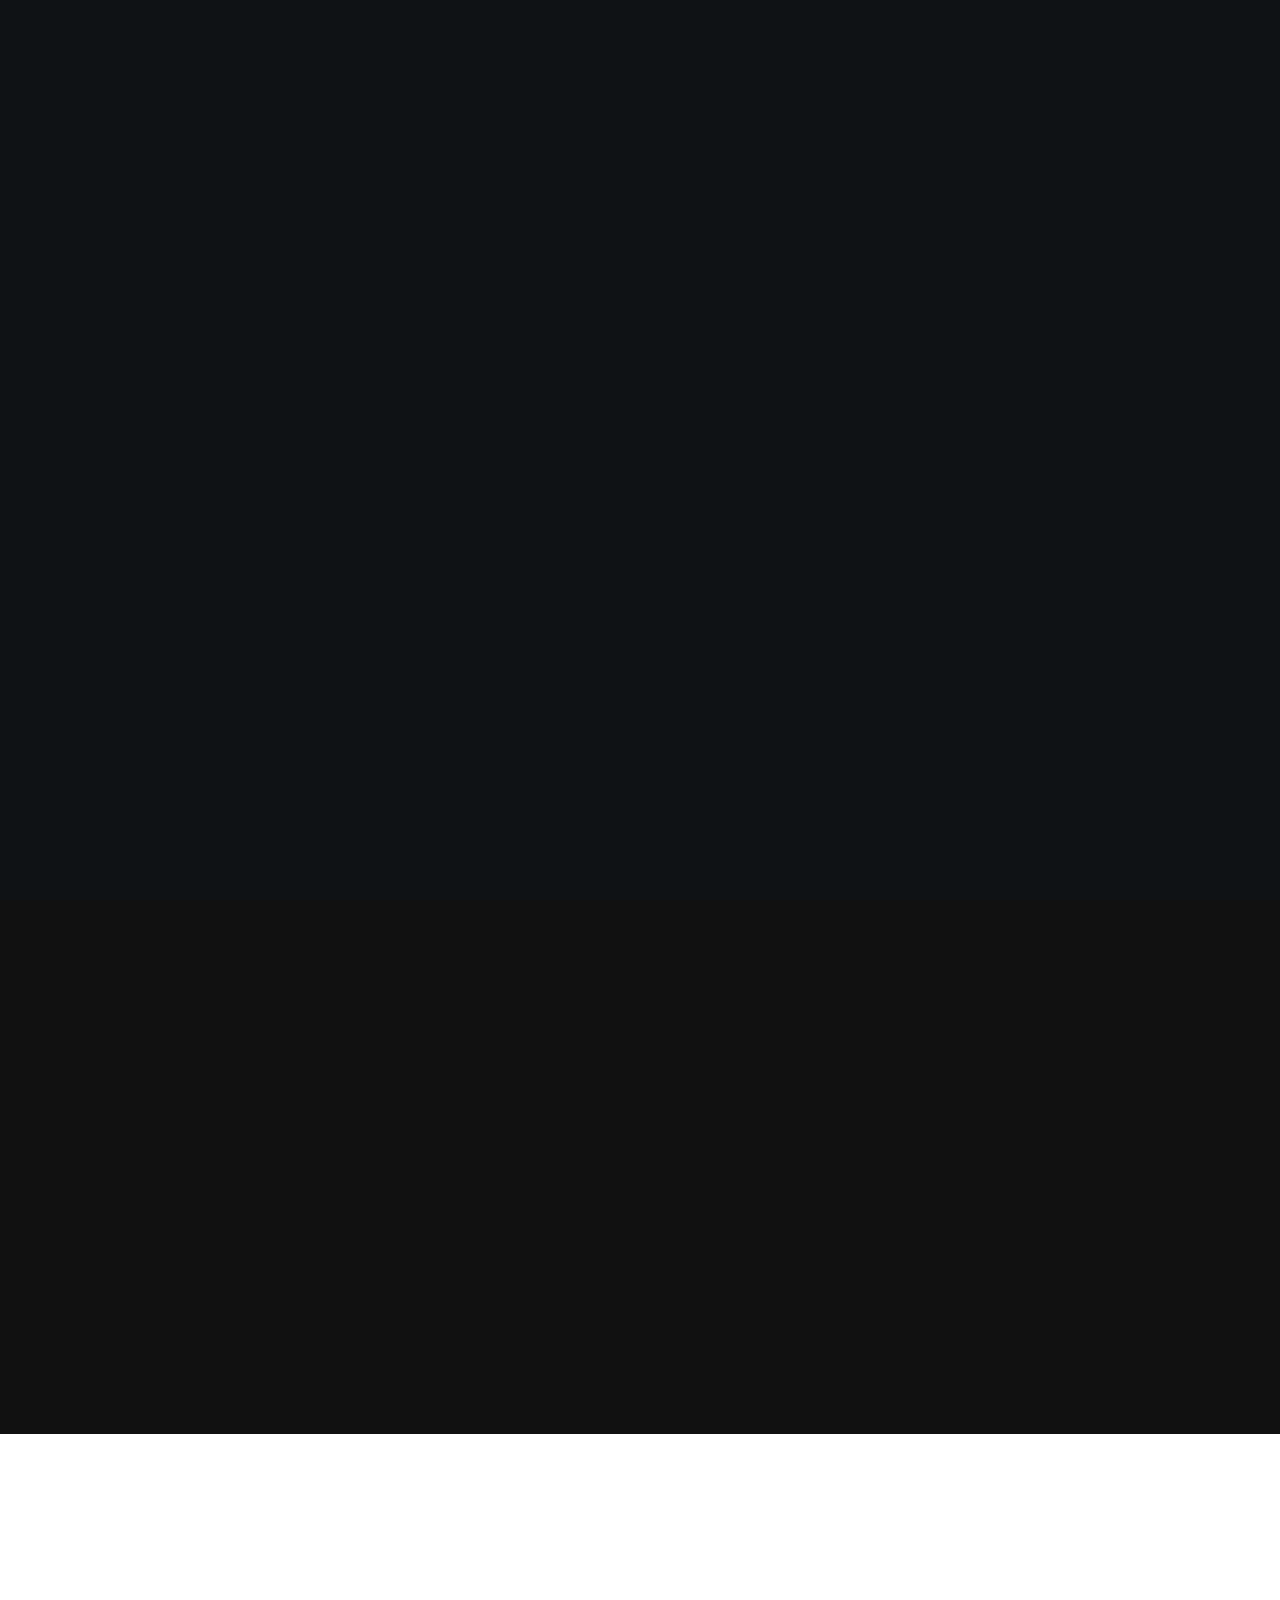
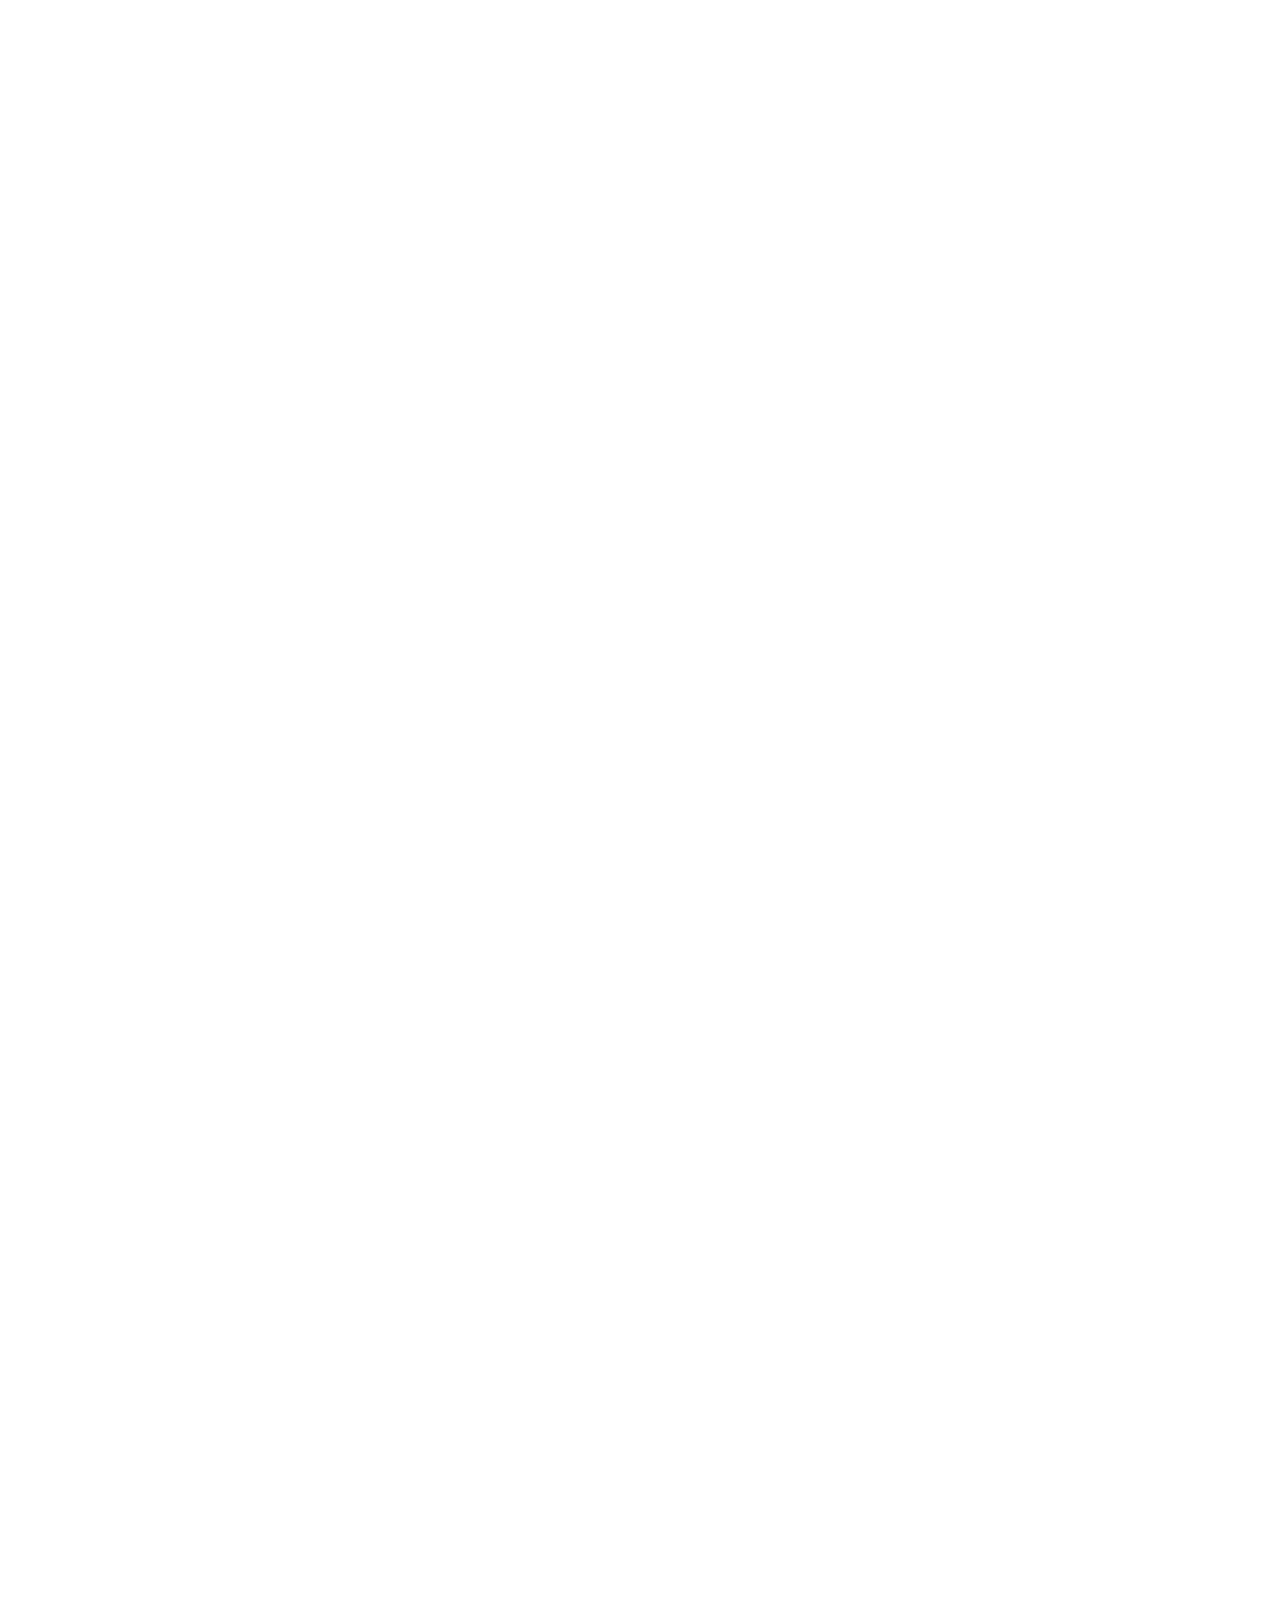
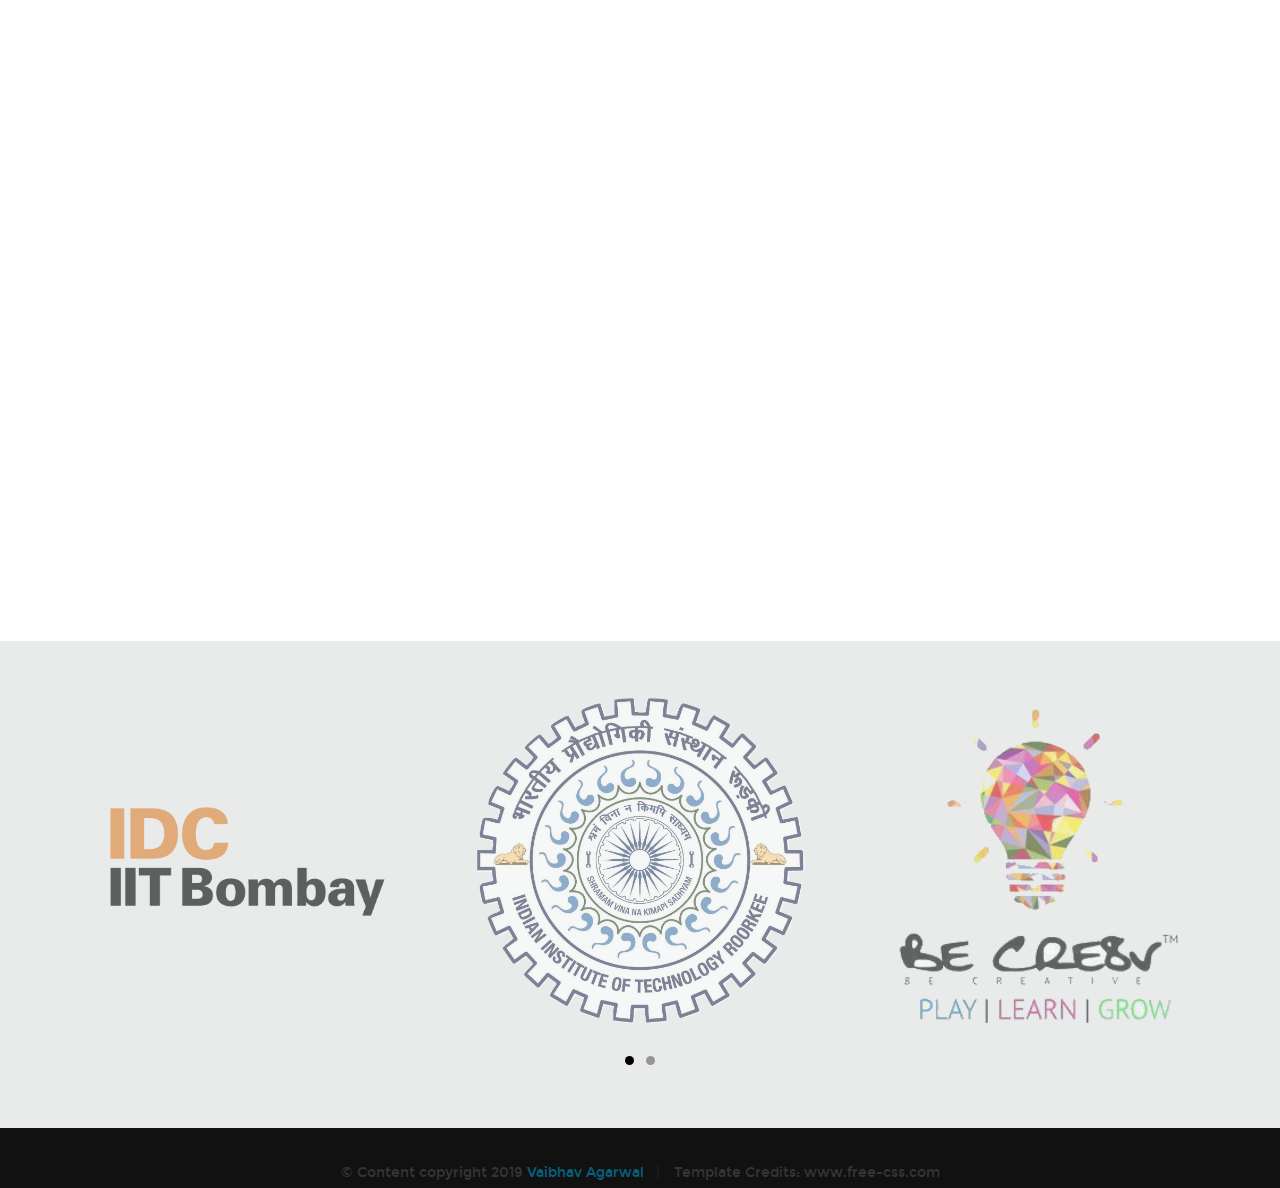
<file: index.html>
<!DOCTYPE html>
<!--[if IE 8 ]><html class="no-js oldie ie8" lang="en"> <![endif]-->
<!--[if IE 9 ]><html class="no-js oldie ie9" lang="en"> <![endif]-->
<!--[if (gte IE 9)|!(IE)]><!--><html class="no-js" lang="en"> <!--<![endif]-->
<head>

<!-- Global site tag (gtag.js) - Google Analytics -->
<script async src="https://www.googletagmanager.com/gtag/js?id=UA-138324629-2"></script>
<script>
  window.dataLayer = window.dataLayer || [];
  function gtag(){dataLayer.push(arguments);}
  gtag('js', new Date());

  gtag('config', 'UA-138324629-2');
</script>

   <!--- basic page needs
   ================================================== -->
   <meta charset="utf-8">
	<title>Vaibhav Agarwal | Portfolio</title>
	<meta name="description" content="">  
	<meta name="author" content="">

   <!-- mobile specific metas
   ================================================== -->
	<meta name="viewport" content="width=device-width, initial-scale=1, maximum-scale=1">

 	<!-- CSS
   ================================================== -->
   <link rel="stylesheet" href="css/base.css">
   <link rel="stylesheet" href="css/vendor.css">  
   <link rel="stylesheet" href="css/main.css">  

   <!-- script
   ================================================== -->
	<script src="js/modernizr.js"></script>
	<script src="js/pace.min.js"></script>

   <!-- favicons
	================================================== -->
	<link rel="shortcut icon" href="favicon.ico" type="image/x-icon">
	<link rel="icon" href="favicon.ico" type="image/x-icon">

</head>

<body id="top">

	<!-- header 
   ================================================== -->
   <header> 

   	<div class="header-logo">
	      <a href="index.html">Vaibhav Agarwal</a>
	   </div> 

		<a id="header-menu-trigger" class="opaque" href="#0">
		 	<span class="header-menu-text">Menu</span>
		  	<span class="header-menu-icon"></span>
		</a> 

		<nav id="menu-nav-wrap">

			<a href="#0" class="close-button" title="close"><span>Close</span></a>	

		   <h3>Vaibhav</h3>  
		   <h3>Agarwal</h3>  

			<ul class="nav-list">
				<li class="current"><a href="#portfolio" title="">Work</a></li>
				<li><a href="aboutme.html" title="">About me</a></li>
				<li><a href="#testimonials" title="">Testimonials</a></li>
				<li><a href="images/resume.pdf" target=”_blank” title="">Resume</a></li>
										
			</ul>	

					

			<ul class="header-social-list">
	    
            <li>
            	<a href="https://www.behance.net/vaibhavgwa5ef9" target="_blank"><i class="fa fa-behance"></i></a>
            </li>
	         <li>
	         	<a href="https://www.linkedin.com/in/vaibhav-agarwal-65072787/" target="_blank"><i class="fa fa-linkedin"></i></a>
	         </li>	         
	      </ul>		

		</nav>  <!-- end #menu-nav-wrap -->

	</header> <!-- end header -->  

   <!-- home
   ================================================== -->
   <section id="home">

		

		<div class="home-content-table">	
			<div class="home-content-tablecell">
				<div class="row">
					<div class="col-twelve">		   			
					 
							 <h3 style="text-align:left;" class="intro">Hello,</h3>
						<h1 class="animate-intro" style="text-align: left">I'm Vaibhav Agarwal. 
						</h1>
						<h2 style="color:grey;text-align: left">I'm an Industrial Designer who loves to innovate and have passion in developing joyful experiences.</h2>	

											

					 </div> <!-- end col-twelve --> 
				</div> <!-- end row --> 
			</div> <!-- end home-content-tablecell --> 		   
	 </div> <!-- end home-content-table -->
	</section> <!-- end home -->


   <!-- portfolio
	 ================================================== -->
	 <section id="portfolio">
   	
		<div class="intro-wrap">
	
		<div class="row narrow section-intro with-bottom-sep animate-this">
						
		<div class="col-twelve">
		<h1>See My Featured Projects.</h1>  			
					   			
		</div>   	
		</div> <!-- end row section-intro -->   			
	
		</div> <!-- end intro-wrap -->   	
	
		<div class="row portfolio-content">
		<div class="col-twelve">
		<div id="folio-wrap" class="bricks-wrapper">					
	

		
			<div class="brick folio-item">
				<div class="item-wrap animate-this" data-src="images/IDC/Thumbnail.jpg" data-sub-html="#01" > 	
							<a href="icarry.html" target="_blank" class="overlay">
											<img src="images/iCarry/untitled.79.jpg">	                     
				<div class="item-text"><span class="folio-types">Academic Project (IIT Delhi)</span>
							<h3 class="folio-title">Follower Assistant Cart(iCarry)</h3>	     					   
						</div>                                        
										</a>
										<a href="icarry.html" class='details-link' title="details">
											<i class="icon-link"></i>
										</a>
									</div> <!-- end item-wrap -->
													
									</div> <!-- end folio-item -->		
			<div class="brick folio-item">
					<div class="item-wrap animate-this" data-src="images/IDC/Thumbnail.jpg" data-sub-html="#01" > 	
								<a href="btp.html" target="_blank" class="overlay">
												<img src="images/BTP/victory.jpg">	                     
					<div class="item-text"><span class="folio-types">Academic Project</span>
								<h3 class="folio-title">Modular Accessory for Manual Wheelchairs</h3>	     					   
							</div>                                        
											</a>
											<a href="btp.html" class='details-link' title="details">
												<i class="icon-link"></i>
											</a>
										</div> <!-- end item-wrap -->
										
										
										</div> <!-- end folio-item -->
		
				<div class="brick folio-item">
		<div class="item-wrap animate-this" data-src="images/IDC/Thumbnail.jpg" data-sub-html="#01" > 	
					<a href="IDC.html" target="_blank" class="overlay">
									<img src="images/IDC/Thumbnail.jpg">	                     
		<div class="item-text"><span class="folio-types">Internship Project, IDC IIT Bombay</span>
					<h3 class="folio-title">Design of reflector for solar oven</h3>	     					   
				</div>                                        
								</a>
								<a href="IDC.html" class='details-link' title="details">
									<i class="icon-link"></i>
								</a>
							</div> <!-- end item-wrap -->
							
							
						  </div> <!-- end folio-item -->
	
						
	
						  <div class="brick folio-item">
							<a href="Becreative.html" target="_blank" class="overlay"></a>
							<div class="item-wrap animate-this" data-src="images/portfolio/gallery/g-architecture.jpg" data-sub-html="#03" >   	
								<a href="Becreative.html" target="_blank" class="overlay">
									<img src="images/Becreative/Cart.jpg" alt="Explore">	                     
									<div class="item-text">	                     		     					    
										  <span class="folio-types">Internship Project</span>
									<h3 class="folio-title">Becreative</h3>
							</div>                                        
								</a>
								<a href="Becreative.html" target="_blank" class='details-link' title="details">
									<i class="icon-link"></i>
								</a>
							</div> <!-- end item-wrap -->	
	
					              
						  </div> <!-- end folio-item -->
	
						<div class="brick folio-item">
							<div class="item-wrap animate-this"  data-src="images/portfolio/gallery/g-minimalismo.jpg"  data-sub-html="#04" >
								<a href="LBP.html" target="_blank" class="overlay">
									<img src="images/LBP/Thumbnail.jpg">	                     
									<div class="item-text">	     					    
										  <span class="folio-types">
											  Academic Project
										  </span>
										  <h3 class="folio-title">Bicycle based agriculture equipment</h3>
									  </div>                                        
								</a>
								<a href="LBP.html" class='details-link' title="details">
									<i class="icon-link"></i>
								</a>
							</div> <!-- end item-wrap -->
          		</div> <!-- end folio-item -->
	
						<div class="brick folio-item">
							<div class="item-wrap animate-this"  data-src="images/portfolio/gallery/g-skaterboy.jpg"  data-sub-html="#05" >  	
								<a href="Mosquitorepellent.html" target="_blank" class="overlay">
									<img src="images/Goodnight/Mosquitorepellent.jpg" alt="Bicycle">	                     
									<div class="item-text">	     					    
										  <span class="folio-types">Personal Project</span>
										  <h3 class="folio-title">Mosquito Repellent with Timer</h3>
									  </div>                                        
								</a>
								<a href="https://www.behance.net/" class='details-link' title="details">
									<i class="icon-link"></i>
								</a>
							</div> <!-- end item-wrap -->              
						  </div> <!-- end folio-item -->
					  
						<div class="brick folio-item">
							<div class="item-wrap animate-this"  data-src="images/portfolio/gallery/g-salad.jpg"  data-sub-html="#06">     	
								<a href="Creativeidea.html" target="_blank" class="overlay">
									<img src="images/Creative/pollution.jpg">	                     
									<div class="item-text">	     					    
										  <span class="folio-types">Creative Idea</span>
										  <h3 class="folio-title">Delta step towards minimizing the pollution</h3>
									  </div>                                        
								</a>
								<a href="https://www.behance.net/" class='details-link' title="details">
									<i class="icon-link"></i>
								</a>
							</div> <!-- end item-wrap -->
							</div> <!-- end folio-item -->   				
	
					</div> <!-- end folio-wrap -->
				</div> <!-- end twelve -->
			</div> <!-- end portfolio-content -->   	
	
		</section>  <!-- end portfolio -->
		  
   <!-- Testimonials Section
   ================================================== -->
   <section id="testimonials">
		
   	<div class="row">
   		<div class="col-twelve">
   			<h2 class="animate-this">What They Say About Me.</h2>
   		</div>   		
   	</div>   	

      <div class="row flex-container">
    
         <div id="testimonial-slider" class="flex-slider animate-this">

            <ul class="slides">

			<li>
					<p style="font-size: 90%">It gives me immense pleasure to write this recommendation for my intern Mr. Vaibhav Agarwal.<br/> 
						He assisted me in the project “Solar Oven”, where he showed his creative skills, sincerity and hard-working attitude.<br/> 
					He carries a decent person with an easy going socially adjustable nature, a very good team worker, well-disciplined and high level of adaptability.
					</p>
		  
			<div class="testimonial-author">
					<img src="images/avatars/BKSir.jpg" alt="Author image">
						<div class="author-info">B K Chakravarthy<span>Institute Chair Professor, IDC IIT Bombay</span></div>
						</div>                                         
			</li>
			
			<li>
                  	<p style="font-size: 90%">Vaibhav is a responsible as well as a creative product designer.<br/> 
					He is always trying to find a creative or innovative solution to a problem even if it is a design related one.
                 	</p> 

            <div class="testimonial-author">
                    <img src="images/avatars/KunalSir.jpg" alt="Author image">
                    	<div class="author-info">Kunal Kataria<span class="position">Design Head, Becre8v.</span>
                    	</div>
            </div>                 
            </li> <!-- end slide -->

             <!-- end slide -->

            </ul> <!-- end slides -->

         </div> <!-- end testimonial-slider -->         
        
      </div> <!-- end flex-container -->

	 </section> <!-- end testimonials -->
	 


	<!-- stats
   ================================================== -->
   <section id="clients">

		<div class="row">
			<div class="col-twelve">

				<div class="client-lists owl-carousel">
					<img src="images/clients/IDC_Logo_SVG.svg.png">
					<img  src="images/clients/iitr_logo.png">
					<img  src="images/clients/Becre8v.png">
					<img  src="images/clients/fermedicius.png">
					<img  src="images/clients/honda.png">
					<img  src="images/clients/Marslogo.png">
				</div>
		
			</div> <!-- end col-twelve -->
		</div> <!-- end row -->

   </section> <!-- end clients -->

	<!-- footer
   ================================================== -->

   	<div class="footer-bottom">

      	<div class="row">

      		<div class="col-twelve">
	      		<div class="copyright">
					<span>© Content copyright 2019<a href="https://www.behance.net/vaibhavgwa5ef9"> Vaibhav Agarwal</a></span>	 
					
					 <span>Template Credits: www.free-css.com </span> 
		         		         	
		         </div>		               
	      	</div>

      	</div>   	

		</div> 
		
   <div id="preloader"> 
    	<div id="loader"></div>
   </div> 

   <!-- Java Script
   ================================================== --> 
   <script src="js/jquery-2.1.3.min.js"></script>
   <script src="js/plugins.js"></script>
   <script src="js/main.js"></script>

</body>

</html>
</file>
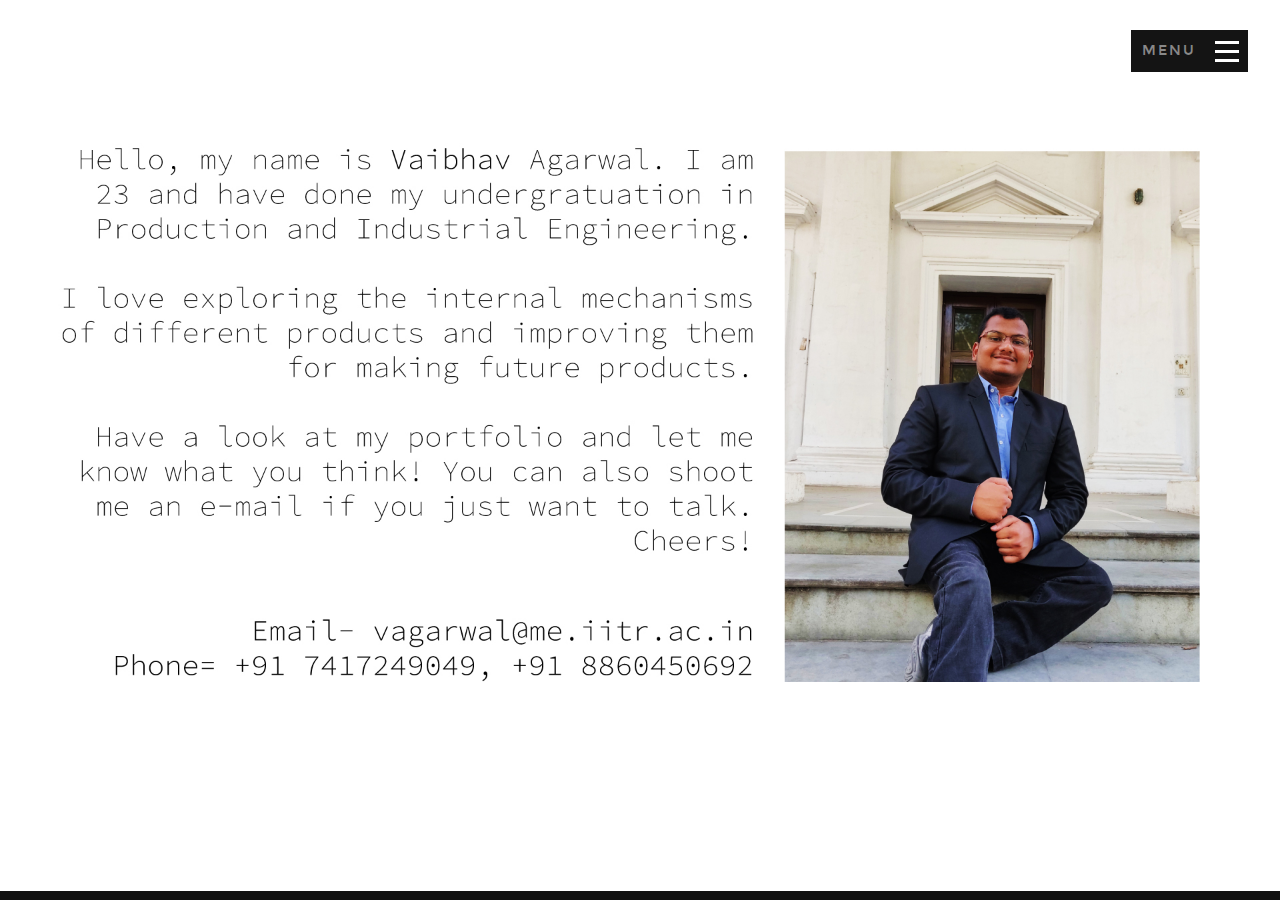
<file: aboutme.html>
<!DOCTYPE html>
<head>
	<!-- Global site tag (gtag.js) - Google Analytics -->
<script async src="https://www.googletagmanager.com/gtag/js?id=UA-138324629-2"></script>
<script>
  window.dataLayer = window.dataLayer || [];
  function gtag(){dataLayer.push(arguments);}
  gtag('js', new Date());

  gtag('config', 'UA-138324629-2');
</script>

   <!--- basic page needs
   ================================================== -->
   <meta charset="utf-8">
	<title>About Me</title>
	<meta name="description" content="">  
	<meta name="author" content="">

   <!-- mobile specific metas
   ================================================== -->
	<meta name="viewport" content="width=device-width, initial-scale=1, maximum-scale=1">

 	<!-- CSS
   ================================================== -->
   <link rel="stylesheet" href="css/base.css">
   <link rel="stylesheet" href="css/vendor.css">  
   <link rel="stylesheet" href="css/main.css">  

   <!-- script
   ================================================== -->
	<script src="js/modernizr.js"></script>
	<script src="js/pace.min.js"></script>

   <!-- favicons
	================================================== -->
	<link rel="shortcut icon" href="favicon.ico" type="image/x-icon">
	<link rel="icon" href="favicon.ico" type="image/x-icon">

</head>
<html>
<title>HTML Tutorial</title>
<body>		
		<header> 

				<div class="header-logo">
					 <a href="index.html">Vaibhav Agarwal</a>
				</div> 
		
			 <a id="header-menu-trigger"  class="opaque" href="#0">
					<span class="header-menu-text">Menu</span>
					 <span class="header-menu-icon"></span>
			 </a> 
		
			 <nav id="menu-nav-wrap">
		
				 <a href="#0" class="close-button" title="close"><span>Close</span></a>	
		
					<h3>Vaibhav</h3>  
					<h3>Agarwal</h3>  
		
				 <ul class="nav-list">
					 <li class="current"><a href="index.html" title="">Work</a></li>
					 <li><a href="aboutme.html" title="">About me</a></li>
					 <li><a href="images/resume.pdf" target=”_blank” title="">Resume</a></li>
											 
				 </ul>	
		
						 
		
				 <ul class="header-social-list">
				 
							 <li>
								 <a href="https://www.behance.net/vaibhavgwa5ef9" target="_blank"><i class="fa fa-behance"></i></a>
							 </li>
							<li>
								<a href="https://www.linkedin.com/in/vaibhav-agarwal-65072787/" target="_blank"><i class="fa fa-linkedin"></i></a>
							</li>	         
					 </ul>		
		
			 </nav>  <!-- end #menu-nav-wrap -->
		
		 </header>
   <section id="about">

	<img height="1080" width="1920" src="images/Aboutme.jpg" alt="">
	
   	<div class="row about-wrap">
		  
   		<div class="col-full">
			
   	</div> <!-- end about-wrap  -->

	</section> <!-- end about -->


	   <!-- Java Script
   ================================================== --> 
   <script src="js/jquery-2.1.3.min.js"></script>
   <script src="js/plugins.js"></script>
   <script src="js/main.js"></script>
</body>
</html>
</file>
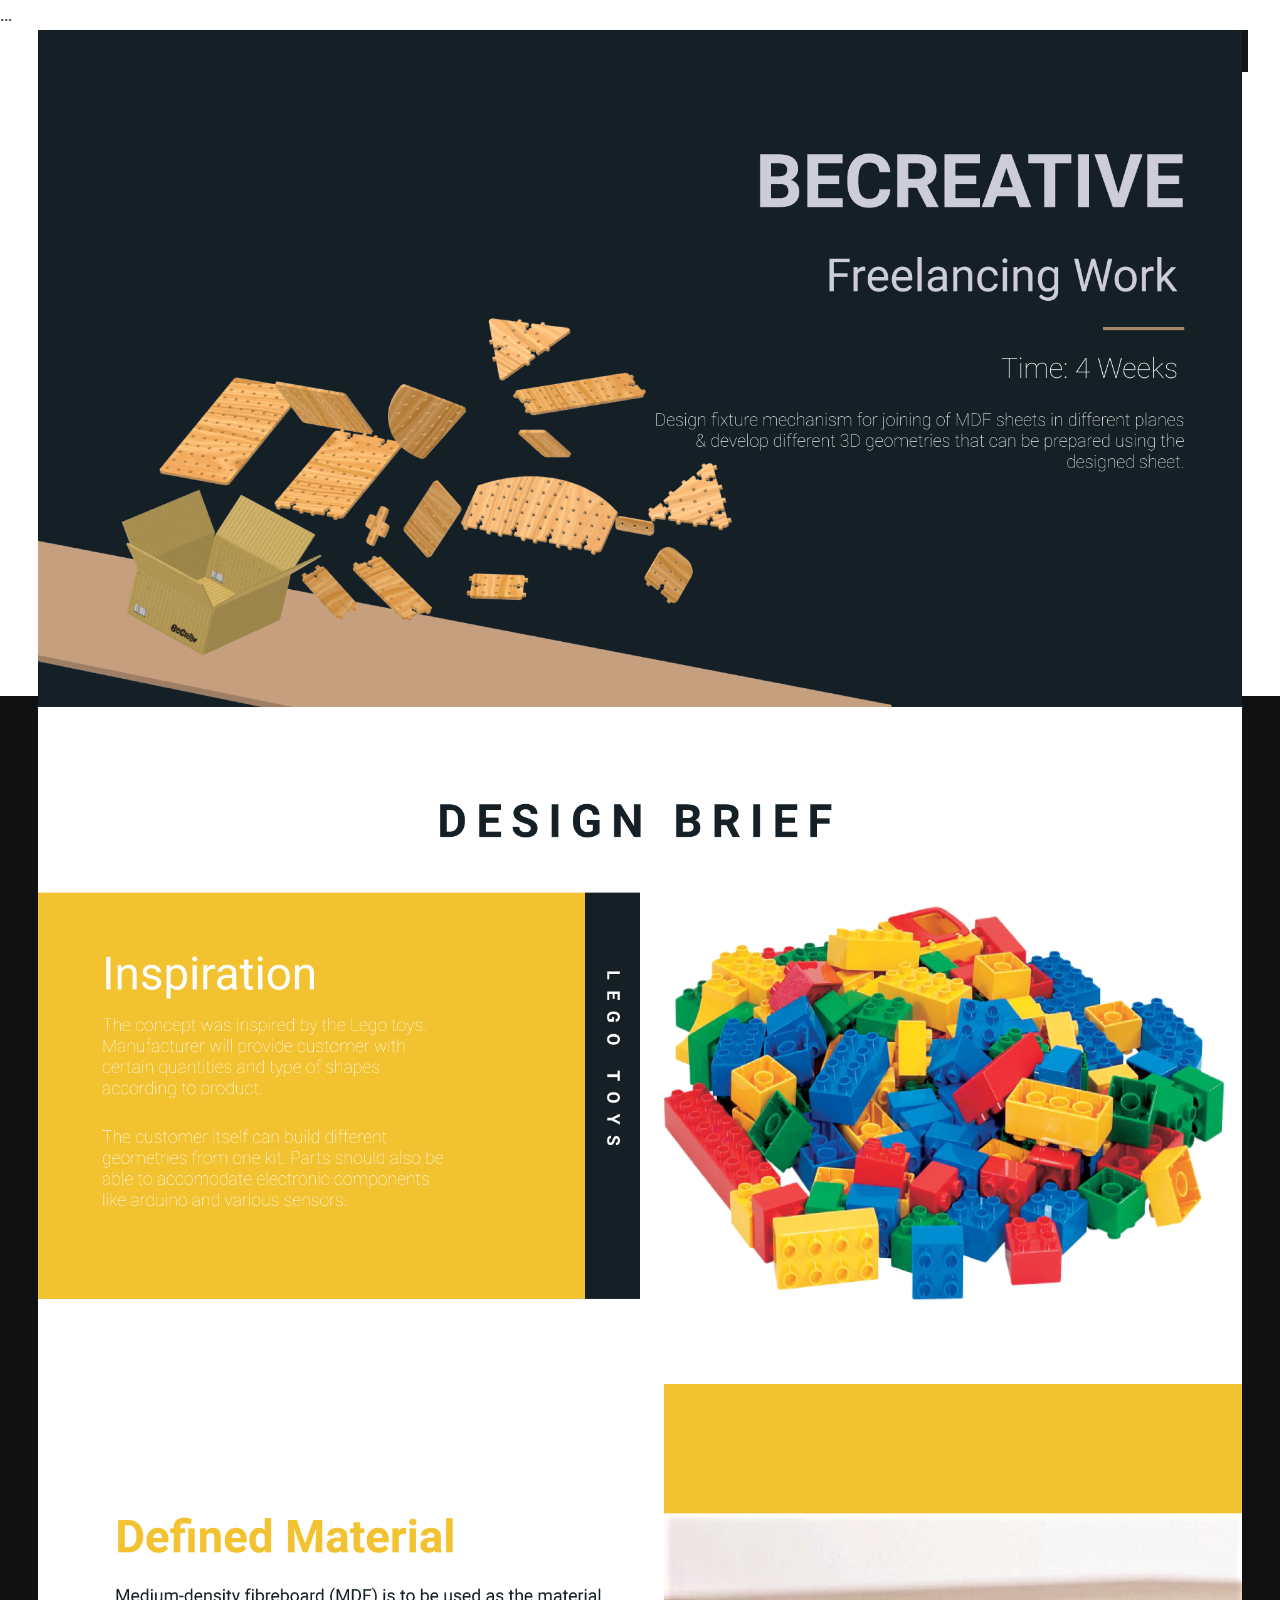
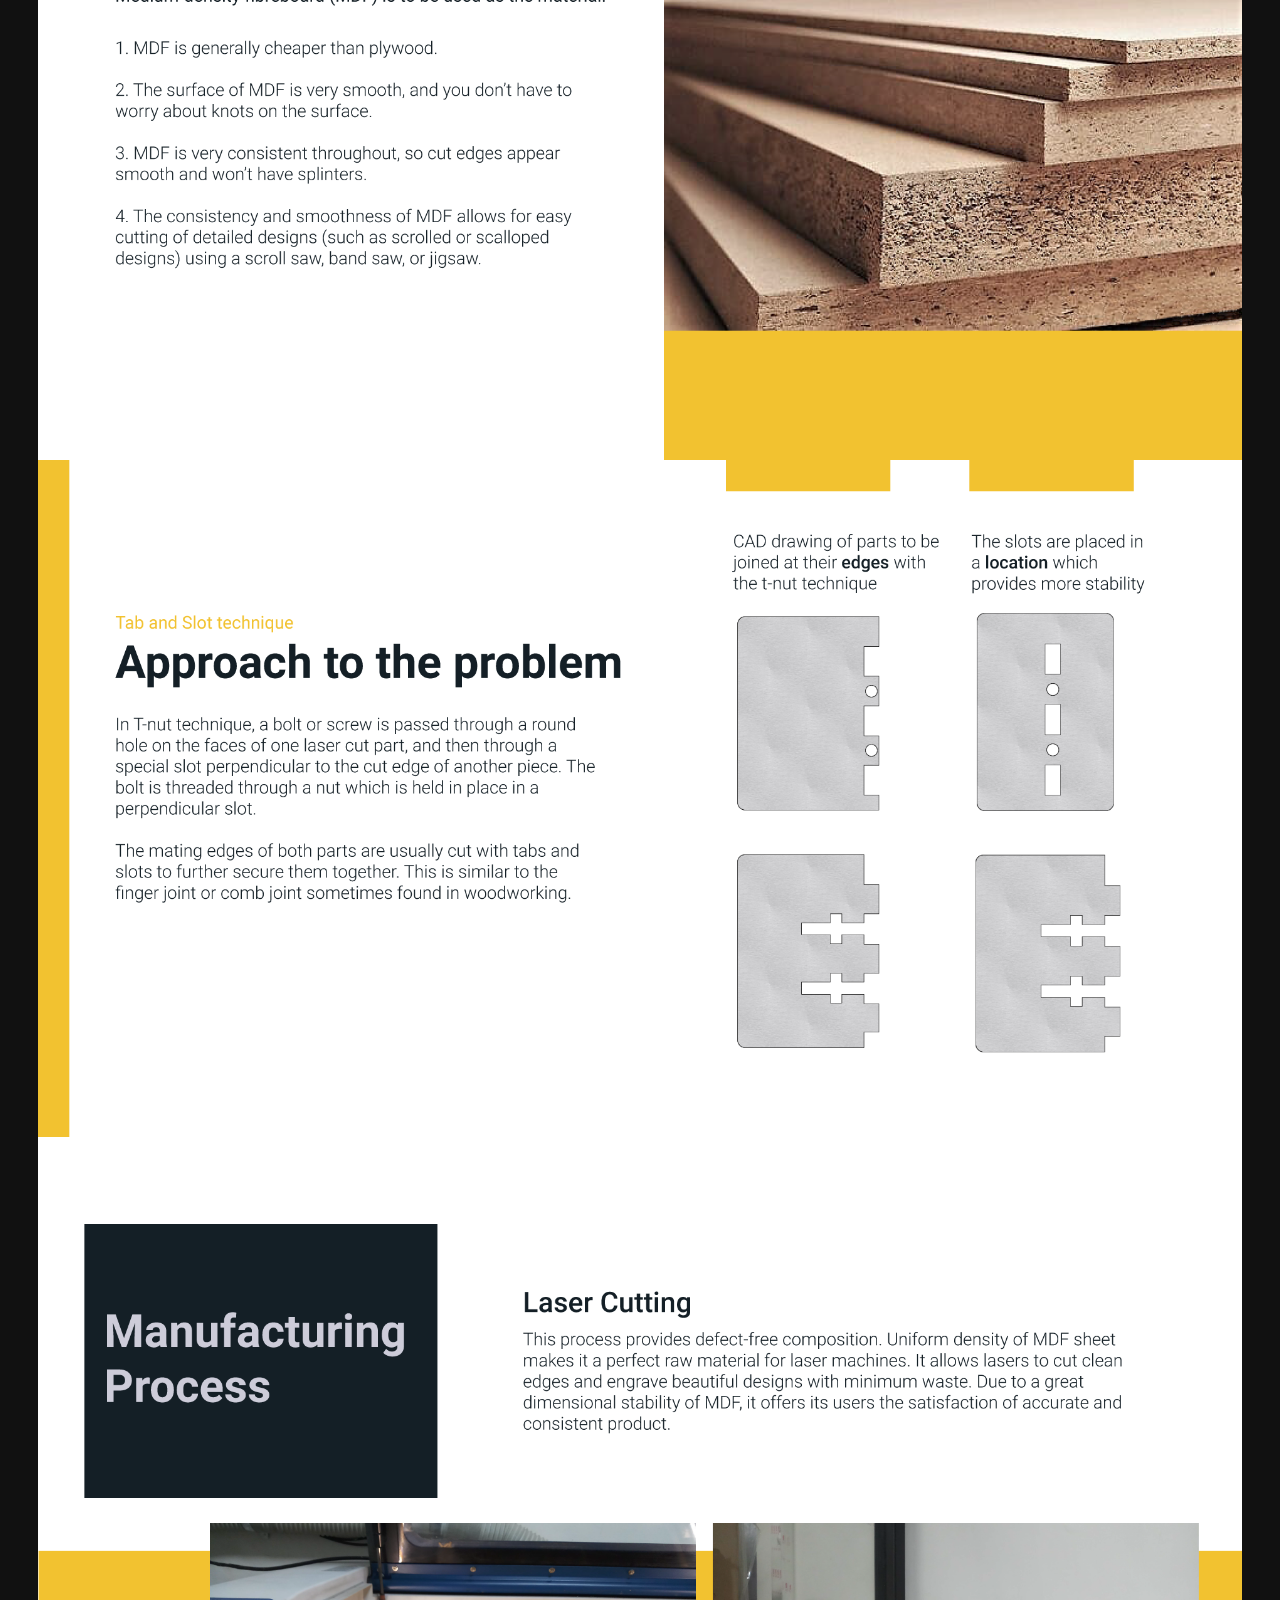
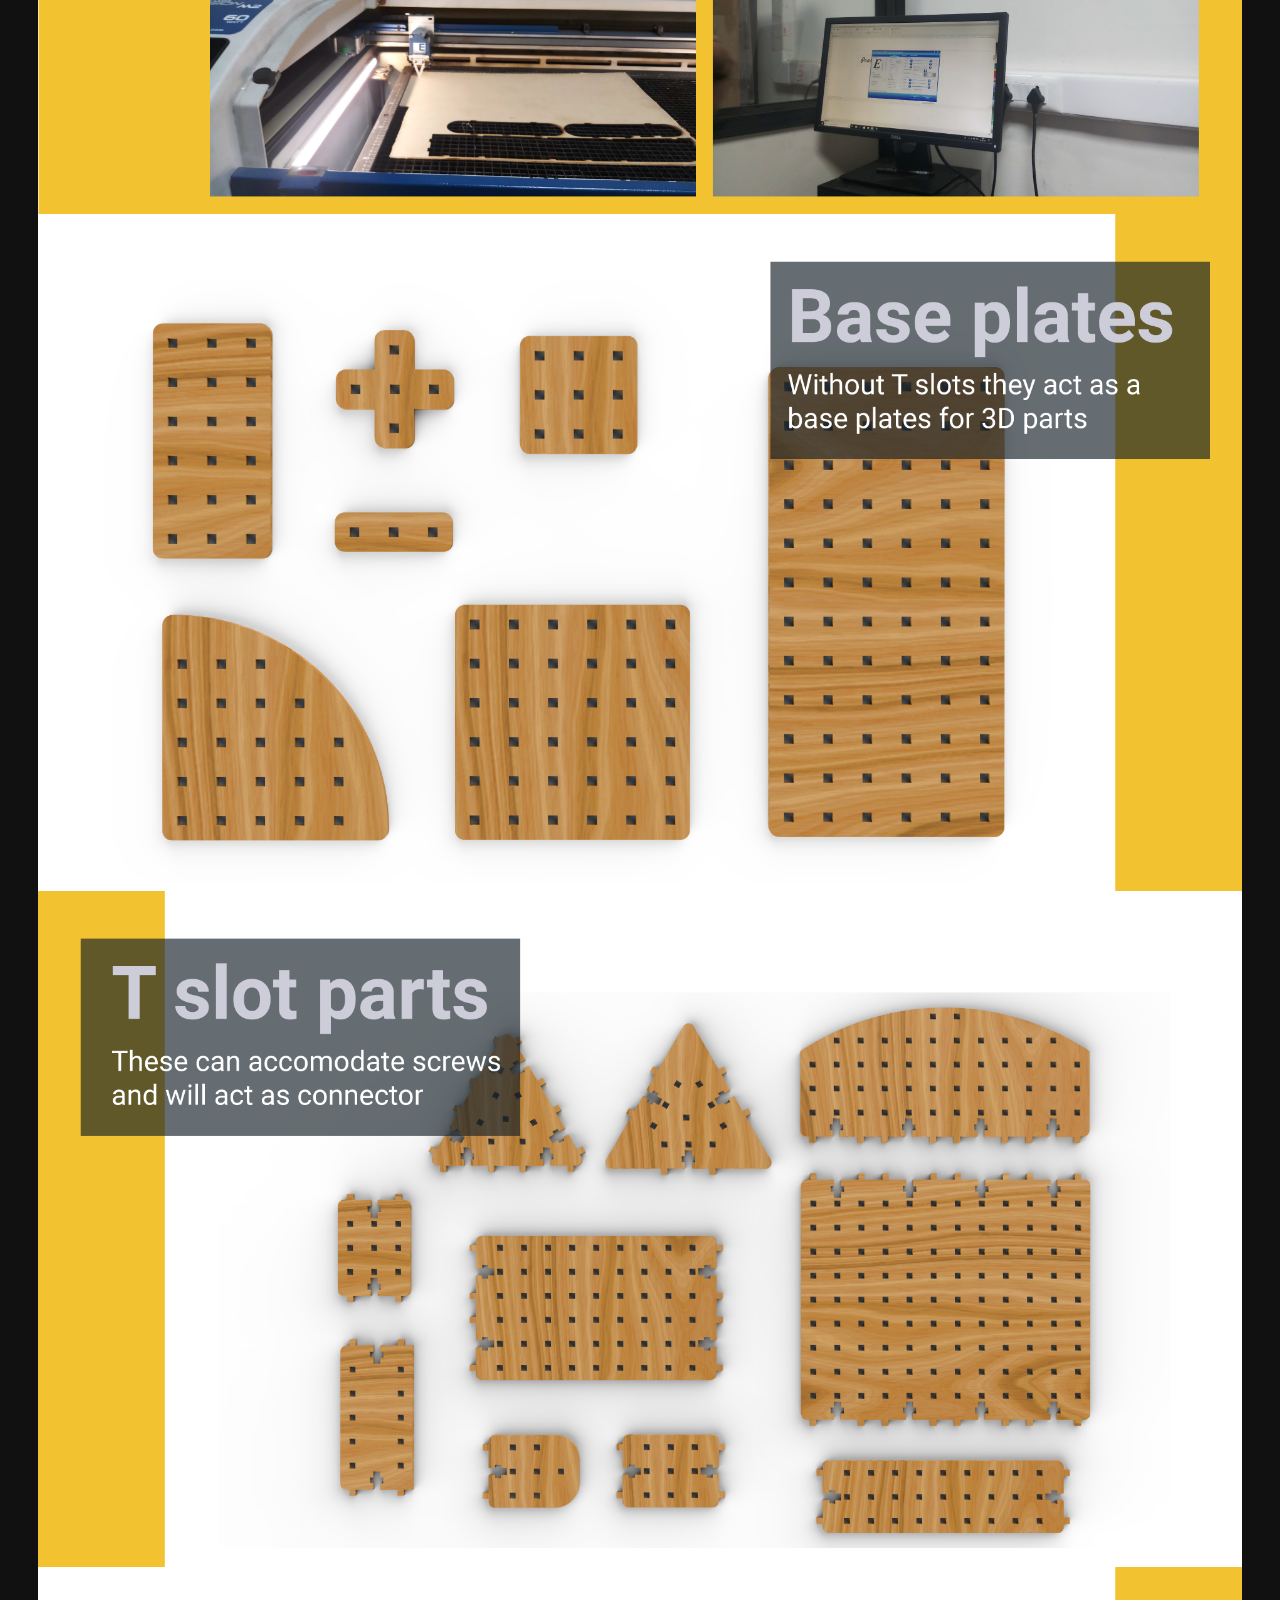
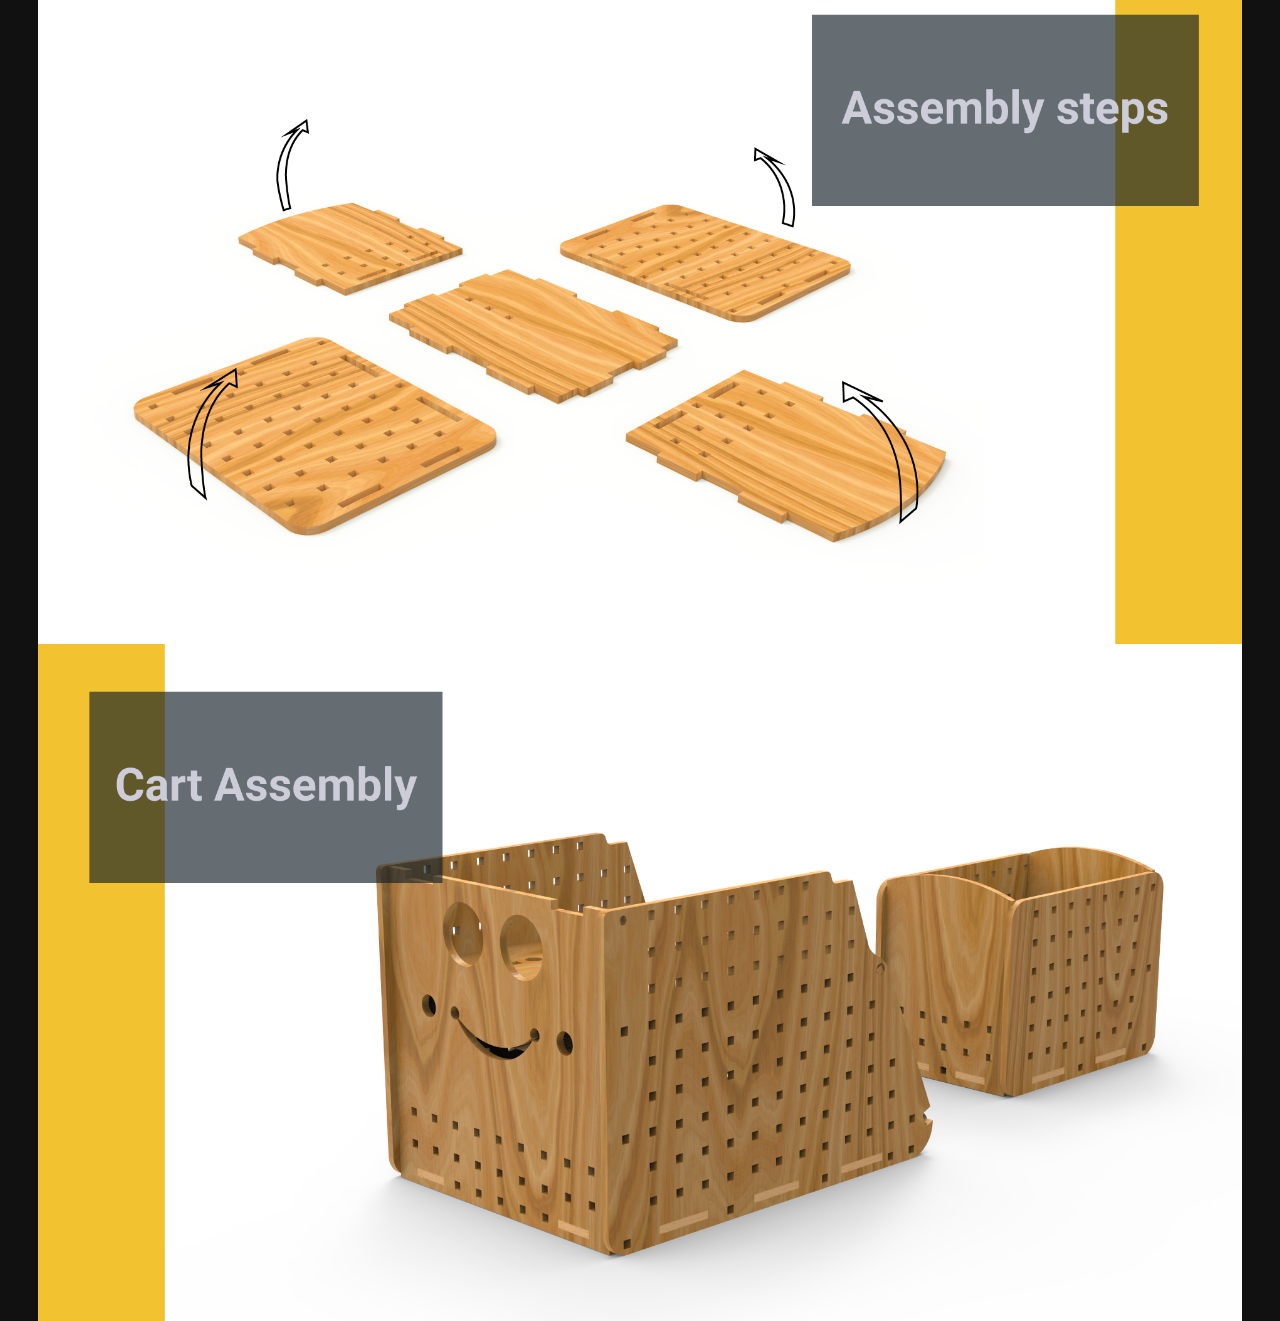
<file: Becreative.html>
<!DOCTYPE html>
<head>
	<!-- Global site tag (gtag.js) - Google Analytics -->
<script async src="https://www.googletagmanager.com/gtag/js?id=UA-138324629-2"></script>
<script>
  window.dataLayer = window.dataLayer || [];
  function gtag(){dataLayer.push(arguments);}
  gtag('js', new Date());

  gtag('config', 'UA-138324629-2');
</script>

   <!--- basic page needs
   ================================================== -->
   <meta charset="utf-8">
	<title>Becreative | Internship</title>
	<meta name="description" content="">  
	<meta name="author" content="Vaibhav">

   <!-- mobile specific metas
   ================================================== -->
	<meta name="viewport" content="width=device-width, initial-scale=1, maximum-scale=1">

 	<!-- CSS
   ================================================== -->
   <link rel="stylesheet" href="css/base.css">
   <link rel="stylesheet" href="css/vendor.css">  
   <link rel="stylesheet" href="css/main.css">  

   <!-- script
   ================================================== -->
	<script src="js/modernizr.js"></script>
	<script src="js/pace.min.js"></script>

   <!-- favicons
	================================================== -->
	<link rel="shortcut icon" href="favicon.ico" type="image/x-icon">
	<link rel="icon" href="favicon.ico" type="image/x-icon">

</head>
<html>
<body>		
	<header> 

		<div class="header-logo">
			 <a href="index.html">Vaibhav Agarwal</a>
		</div> 

	 <a id="header-menu-trigger"  class="opaque" href="#0">
			<span class="header-menu-text">Menu</span>
			 <span class="header-menu-icon"></span>
	 </a> 

	 <nav id="menu-nav-wrap">

		 <a href="#0" class="close-button" title="close"><span>Close</span></a>	

			<h3>Vaibhav</h3>  
			<h3>Agarwal</h3>  

		 <ul class="nav-list">
			 <li><a href="index.html#portfolio" title="">Work</a></li>
			 <li><a href="aboutme.html" title="">About me</a></li>
			 <li><a href="images/resume.pdf" target=”_blank” title="">Resume</a></li>
			 						
		 </ul>	

				 

		 <ul class="header-social-list">
		 
					 <li>
						 <a href="https://www.behance.net/vaibhavgwa5ef9" target="_blank"><i class="fa fa-behance"></i></a>
					 </li>
					<li>
						<a href="https://www.linkedin.com/in/vaibhav-agarwal-65072787/" target="_blank"><i class="fa fa-linkedin"></i></a>
					</li>	         
			 </ul>		

	 </nav>  <!-- end #menu-nav-wrap -->


<div class="main">
  ...
</div>
<div class="row about-wrap">
	<div style="margin:0;">
	<img src="images/Becreative/Illustrator/1.png" alt="" style="display:block">
	<img src="images/Becreative/Illustrator/2.png" alt="" style="display:block">
	<img src="images/Becreative/Illustrator/3.png" alt="" style="display:block">
	<img src="images/Becreative/Illustrator/4.png" alt="" style="display:block">
	<img src="images/Becreative/Illustrator/5.png" alt="" style="display:block">
	<img src="images/Becreative/Illustrator/6.png" alt="" style="display:block">
	<img src="images/Becreative/Illustrator/7.png" alt="" style="display:block">
	<img src="images/Becreative/Illustrator/8.png" alt="" style="display:block">
	<img src="images/Becreative/Illustrator/9.png" alt="" style="display:block">
</div>
</div> <!-- end about-wrap  -->

 </header>
   <section id="about">

   	<div class="row about-wrap">
		<img src="images/Becreative/lego-pile.png" alt="">	
   	</div> <!-- end about-wrap  -->

	</section> <!-- end about -->

	   <!-- Java Script
   ================================================== --> 
   <script src="js/jquery-2.1.3.min.js"></script>
   <script src="js/plugins.js"></script>
   <script src="js/main.js"></script>
</body>
</html>
</file>
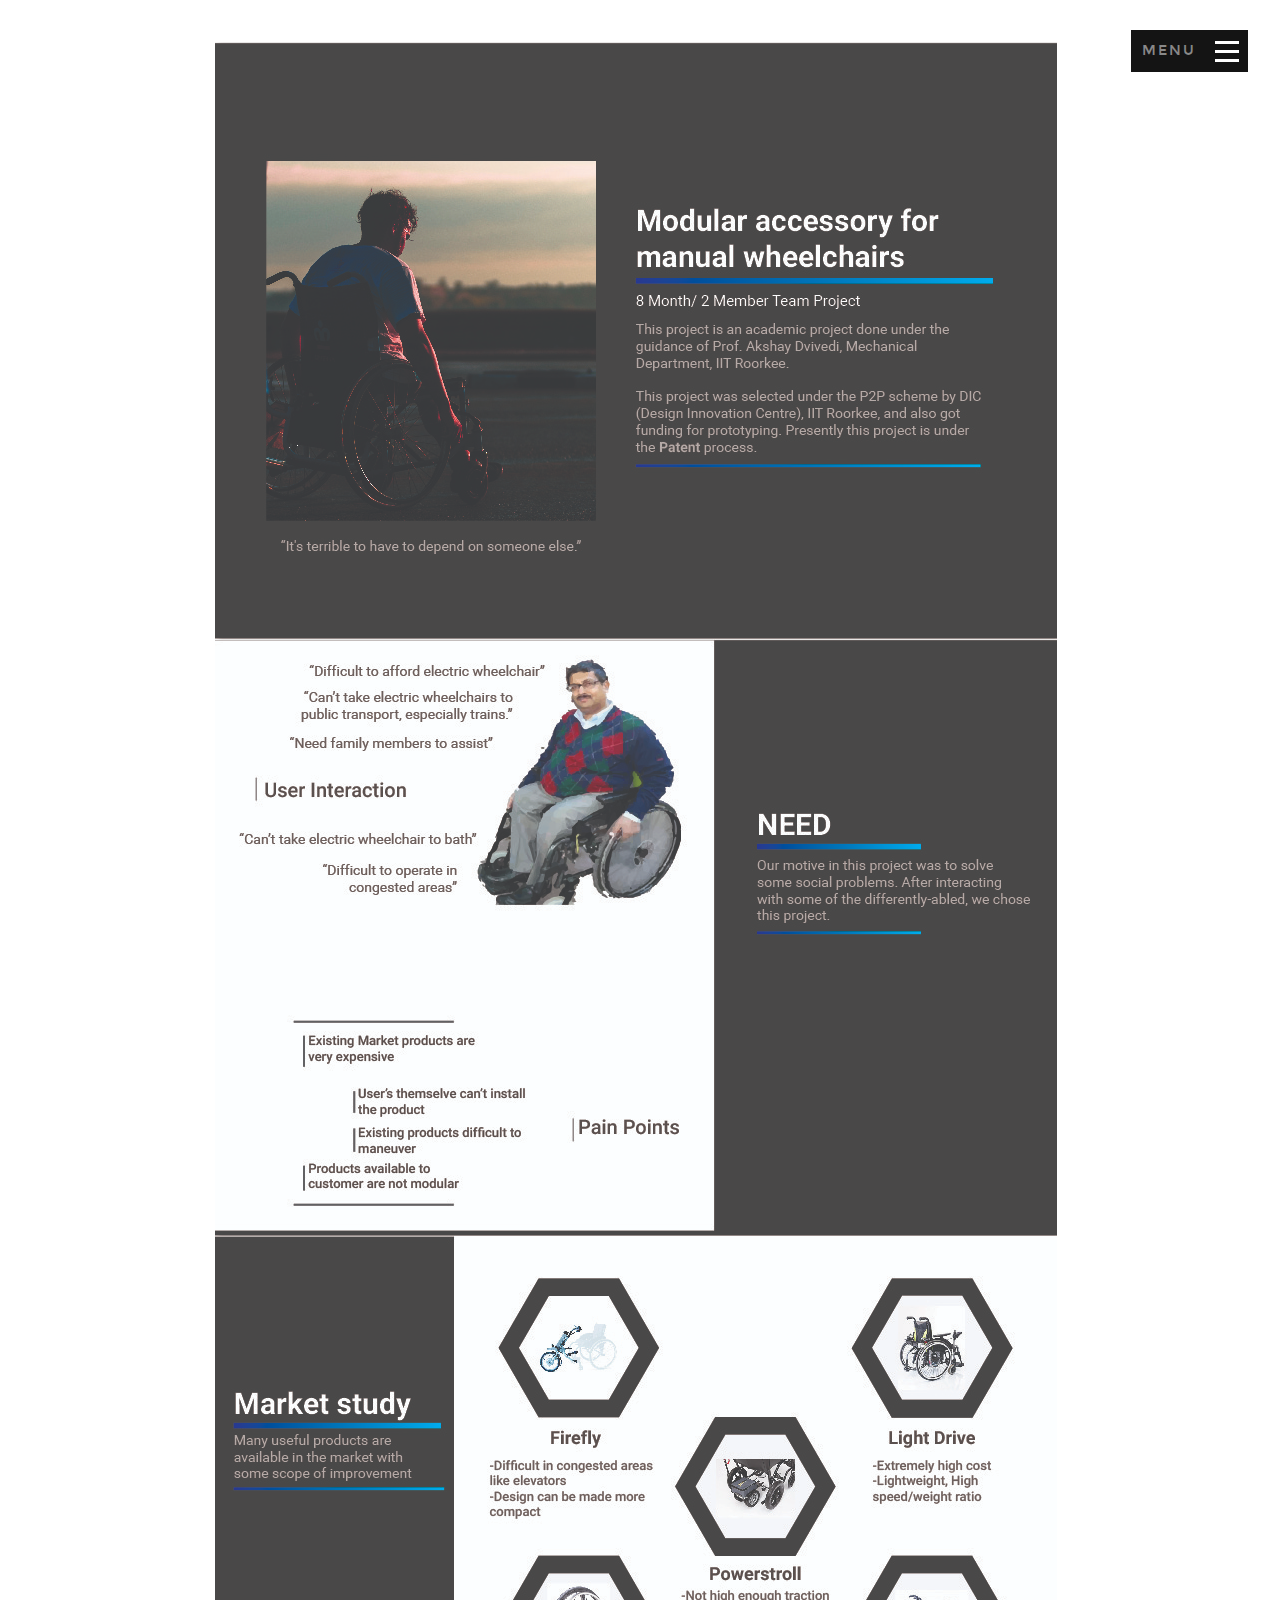
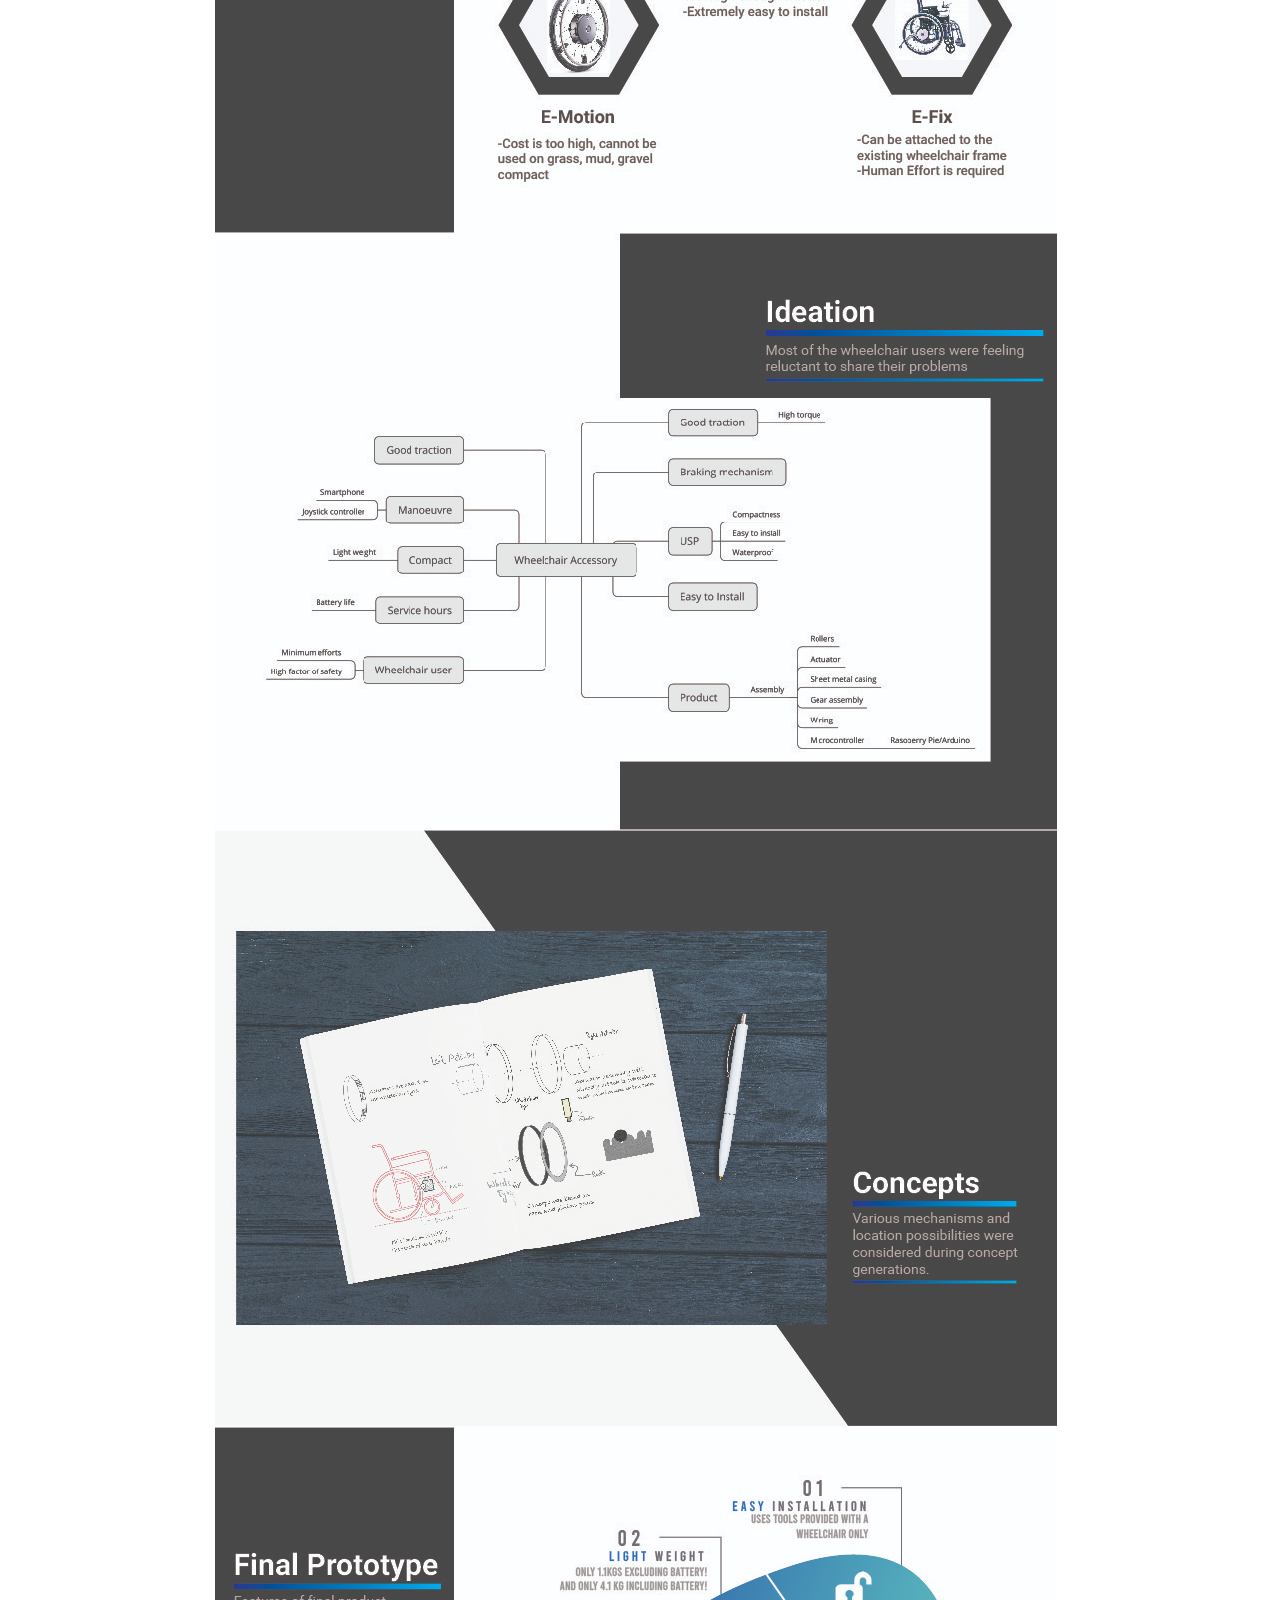
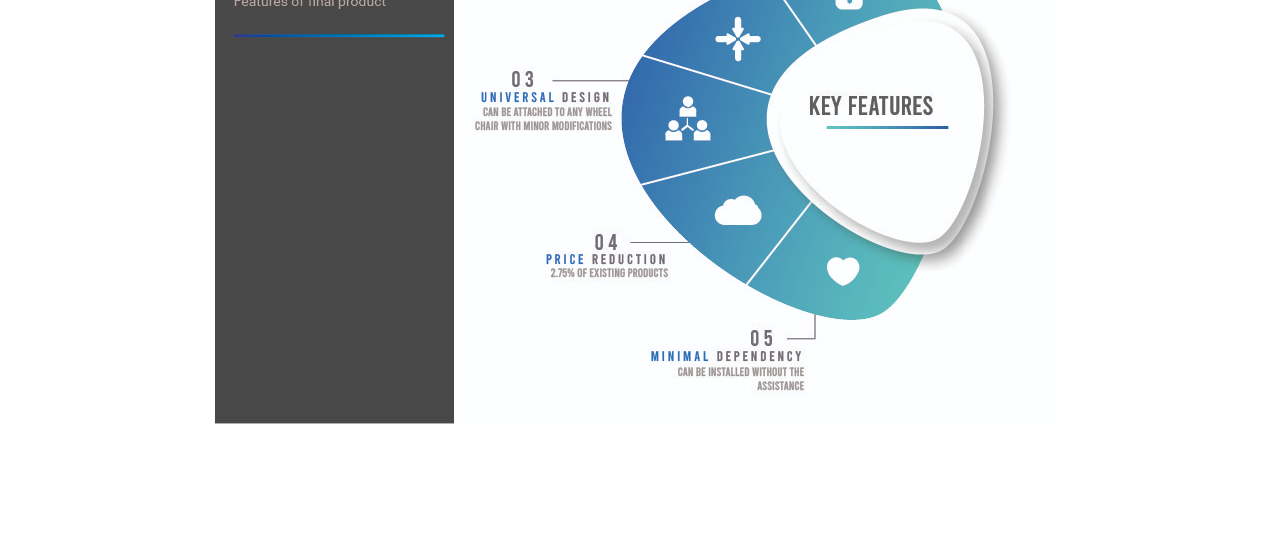
<file: btp.html>
<!DOCTYPE html>
<head>
    <!-- Global site tag (gtag.js) - Google Analytics -->
<script async src="https://www.googletagmanager.com/gtag/js?id=UA-138324629-2"></script>
<script>
  window.dataLayer = window.dataLayer || [];
  function gtag(){dataLayer.push(arguments);}
  gtag('js', new Date());

  gtag('config', 'UA-138324629-2');
</script>

   <!--- basic page needs
   ================================================== -->
   <meta charset="utf-8">
	<title>Accessory for Wheelchair</title>
	<meta name="description" content="">  
	<meta name="author" content="Vaibhav">

   <!-- mobile specific metas
   ================================================== -->
	<meta name="viewport" content="width=device-width, initial-scale=1, maximum-scale=1">

 	<!-- CSS
   ================================================== -->
   <link rel="stylesheet" href="css/base.css">
   <link rel="stylesheet" href="css/vendor.css">  
   <link rel="stylesheet" href="css/main.css">  

   <!-- script
   ================================================== -->
	<script src="js/modernizr.js"></script>
	<script src="js/pace.min.js"></script>

   <!-- favicons
	================================================== -->
	<link rel="shortcut icon" href="favicon.ico" type="image/x-icon">
	<link rel="icon" href="favicon.ico" type="image/x-icon">

</head>
<html>
<title>HTML Tutorial</title>
<body>		
    <header> 

        <div class="header-logo">
            <a href="index.html">Infinity</a>
        </div> 

        <a id="header-menu-trigger"  class="opaque" href="#0">
             <span class="header-menu-text">Menu</span>
              <span class="header-menu-icon"></span>
        </a> 

        <nav id="menu-nav-wrap">

            <a href="#0" class="close-button" title="close"><span>Close</span></a>	

            <h3>Vaibhav</h3>  
            <h3>Agarwal</h3>  

         <ul class="nav-list">
             <li class="current"><a href="index.html" title="">Work</a></li>
             <li><a href="aboutme.html" title="">About me</a></li>
             <li><a href="images/resume.pdf" target=”_blank” title="">Resume</a></li>
                                     
         </ul>	

                 

         <ul class="header-social-list">
         
                     <li>
                         <a href="https://www.behance.net/vaibhavgwa5ef9" target="_blank"><i class="fa fa-behance"></i></a>
                     </li>
                    <li>
                        <a href="https://www.linkedin.com/in/vaibhav-agarwal-65072787/" target="_blank"><i class="fa fa-linkedin"></i></a>
                    </li>	         
             </ul>	
        </nav>  <!-- end #menu-nav-wrap -->
    
    </header> <!-- end header -->  
   <section id="about">


   	<div class="row about-wrap">
        <img src="images/BTP/1.jpg" alt="" style="display:block">
        <img src="images/BTP/2.jpg" alt="" style="display:block">
        <img src="images/BTP/3.jpg" alt="" style="display:block">
        <img src="images/BTP/4.jpg" alt="" style="display:block">
        <img src="images/BTP/5.jpg" alt="" style="display:block">
        <img src="images/BTP/6.jpg" alt="" style="display:block">
   	</div> <!-- end about-wrap  -->

	</section> <!-- end about -->

	   <!-- Java Script
   ================================================== --> 
   <script src="js/jquery-2.1.3.min.js"></script>
   <script src="js/plugins.js"></script>
   <script src="js/main.js"></script>
</body>
</html>
</file>
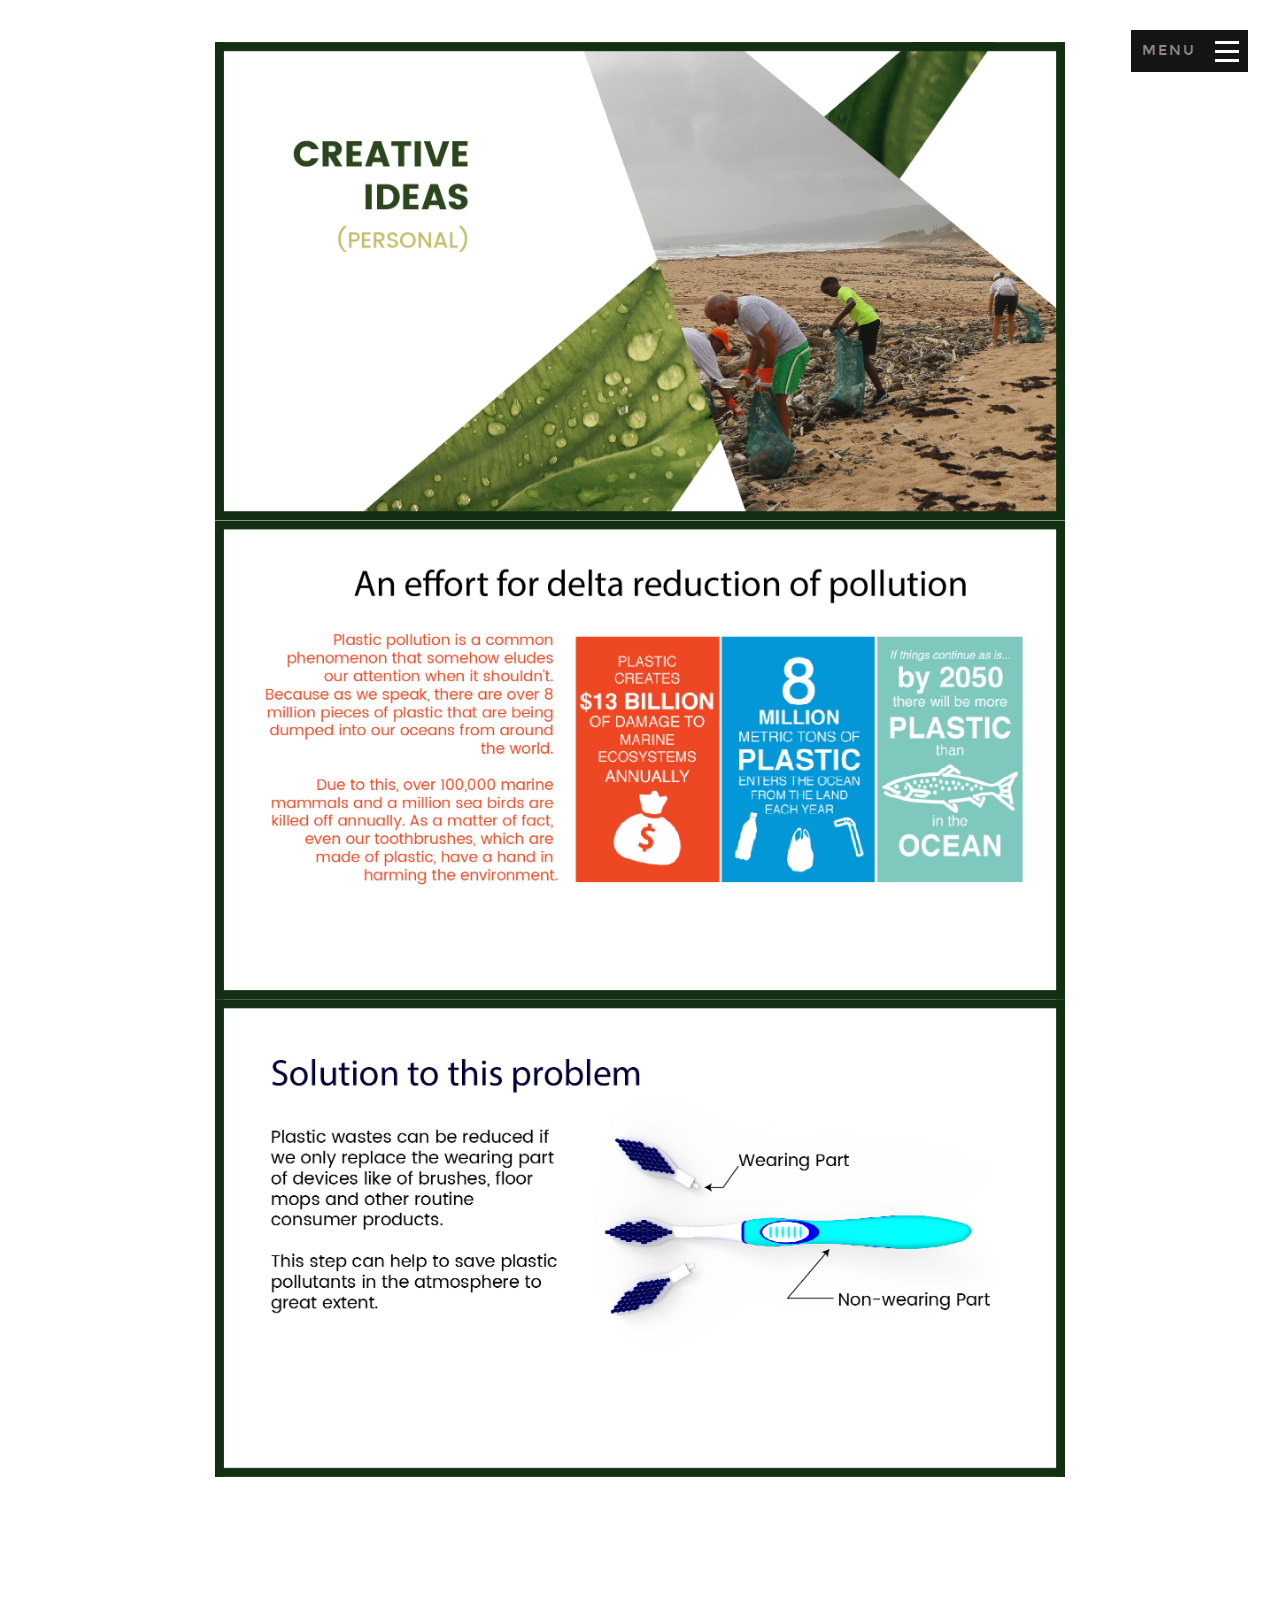
<file: Creativeidea.html>
<!DOCTYPE html>
<head>
<!-- Global site tag (gtag.js) - Google Analytics -->
<script async src="https://www.googletagmanager.com/gtag/js?id=UA-138324629-2"></script>
<script>
  window.dataLayer = window.dataLayer || [];
  function gtag(){dataLayer.push(arguments);}
  gtag('js', new Date());

  gtag('config', 'UA-138324629-2');
</script>

   <!--- basic page needs
   ================================================== -->
   <meta charset="utf-8">
	<title>Creative Ideas</title>
	<meta name="description" content="">  
	<meta name="author" content="Vaibhav">

   <!-- mobile specific metas
   ================================================== -->
	<meta name="viewport" content="width=device-width, initial-scale=1, maximum-scale=1">

 	<!-- CSS
   ================================================== -->
   <link rel="stylesheet" href="css/base.css">
   <link rel="stylesheet" href="css/vendor.css">  
   <link rel="stylesheet" href="css/main.css">  

   <!-- script
   ================================================== -->
	<script src="js/modernizr.js"></script>
	<script src="js/pace.min.js"></script>

   <!-- favicons
	================================================== -->
	<link rel="shortcut icon" href="favicon.ico" type="image/x-icon">
	<link rel="icon" href="favicon.ico" type="image/x-icon">

</head>
<html>
<title>HTML Tutorial</title>
<body>		
		<header> 

				<div class="header-logo">
					<a href="index.html">Infinity</a>
				</div> 
		
				<a id="header-menu-trigger"  class="opaque" href="#0">
					 <span class="header-menu-text">Menu</span>
					  <span class="header-menu-icon"></span>
				</a> 
		
				<nav id="menu-nav-wrap">
		
					<a href="#0" class="close-button" title="close"><span>Close</span></a>	
		
					<h3>Vaibhav</h3>  
					<h3>Agarwal</h3>  
		
				 <ul class="nav-list">
					 <li class="current"><a href="index.html" title="">Work</a></li>
					 <li><a href="aboutme.html" title="">About me</a></li>
					 <li><a href="images/resume.pdf" target=”_blank” title="">Resume</a></li>
											 
				 </ul>	
		
						 
		
				 <ul class="header-social-list">
				 
							 <li>
								 <a href="https://www.behance.net/vaibhavgwa5ef9" target="_blank"><i class="fa fa-behance"></i></a>
							 </li>
							<li>
								<a href="https://www.linkedin.com/in/vaibhav-agarwal-65072787/" target="_blank"><i class="fa fa-linkedin"></i></a>
							</li>	         
					 </ul>	
				</nav>  <!-- end #menu-nav-wrap -->
				
			</header> <!-- end header --> 
   <section id="about">

   	<div class="row about-wrap">
		<img src="images/Creative/Artboard 1-80.jpg" style="display:block">
		<img src="images/Creative/Artboard 2-80.jpg" style="display:block">
		<img src="images/Creative/Artboard 3-80.jpg" style="display:block">
	</div> <!-- end about-wrap  -->

 </section> <!-- end about -->

	<!-- Java Script
================================================== --> 
<script src="js/jquery-2.1.3.min.js"></script>
<script src="js/plugins.js"></script>
<script src="js/main.js"></script>
</body>
</html>
</file>
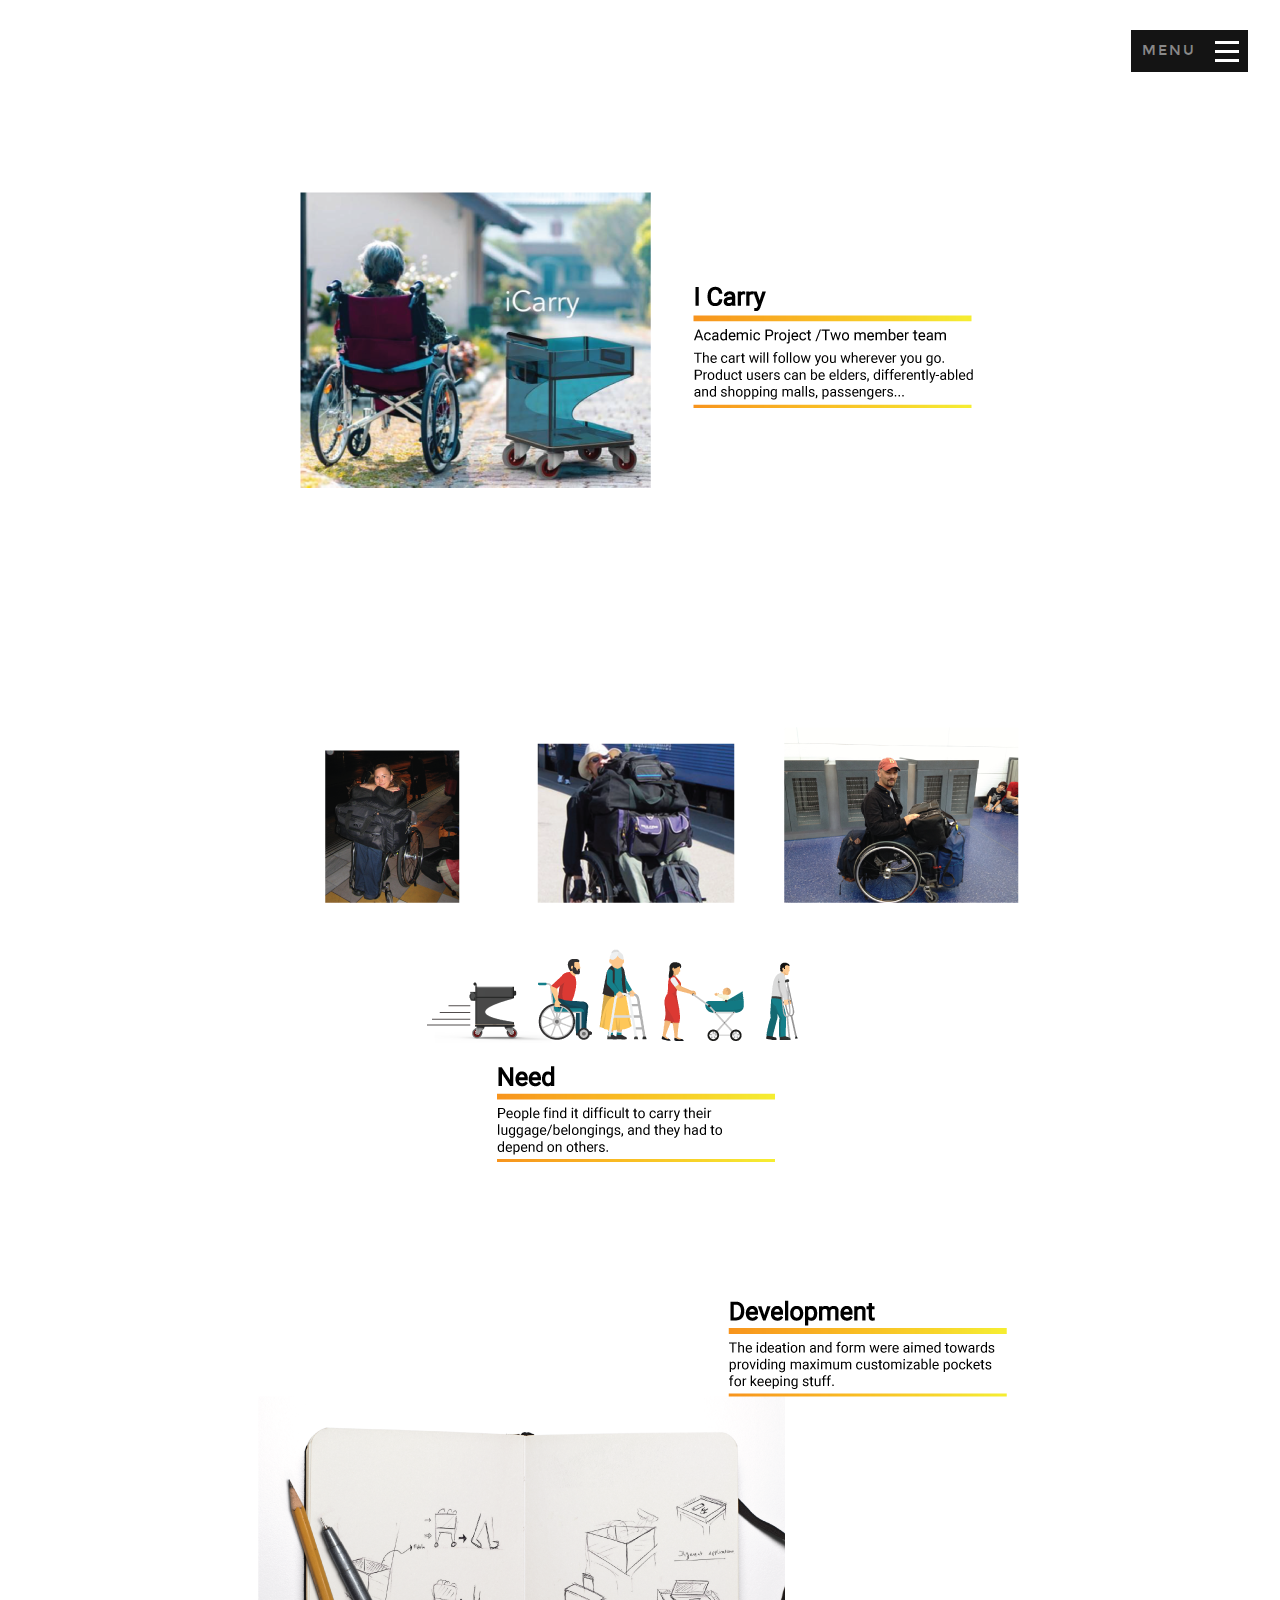
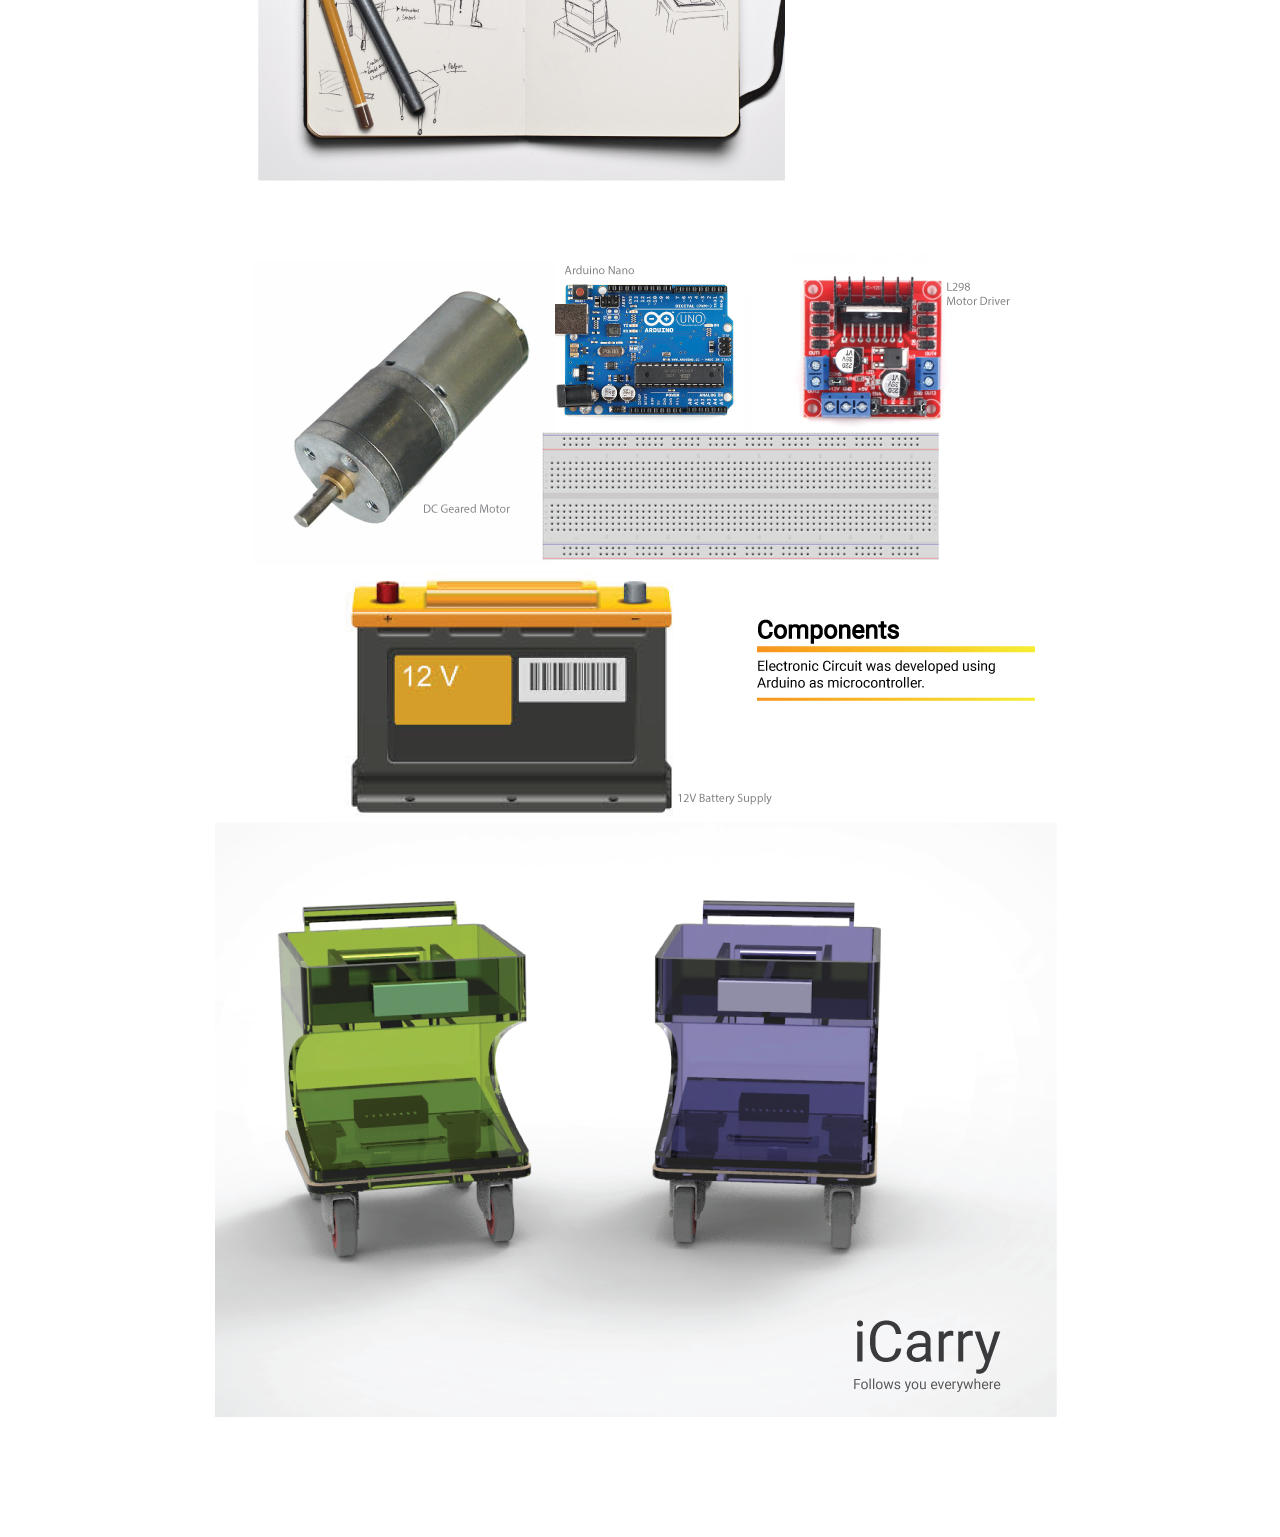
<file: icarry.html>
<!DOCTYPE html>
<head>
    <!-- Global site tag (gtag.js) - Google Analytics -->
<script async src="https://www.googletagmanager.com/gtag/js?id=UA-138324629-2"></script>
<script>
  window.dataLayer = window.dataLayer || [];
  function gtag(){dataLayer.push(arguments);}
  gtag('js', new Date());

  gtag('config', 'UA-138324629-2');
</script>

   <!--- basic page needs
   ================================================== -->
   <meta charset="utf-8">
	<title>iCarry</title>
	<meta name="description" content="">  
	<meta name="author" content="Vaibhav">

   <!-- mobile specific metas
   ================================================== -->
	<meta name="viewport" content="width=device-width, initial-scale=1, maximum-scale=1">

 	<!-- CSS
   ================================================== -->
   <link rel="stylesheet" href="css/base.css">
   <link rel="stylesheet" href="css/vendor.css">  
   <link rel="stylesheet" href="css/main.css">  

   <!-- script
   ================================================== -->
	<script src="js/modernizr.js"></script>
	<script src="js/pace.min.js"></script>

   <!-- favicons
	================================================== -->
	<link rel="shortcut icon" href="favicon.ico" type="image/x-icon">
	<link rel="icon" href="favicon.ico" type="image/x-icon">

</head>
<html>
<title>HTML Tutorial</title>
<body>		
    <header> 

        <div class="header-logo">
            <a href="index.html">Infinity</a>
        </div> 

        <a id="header-menu-trigger"  class="opaque" href="#0">
             <span class="header-menu-text">Menu</span>
              <span class="header-menu-icon"></span>
        </a> 

        <nav id="menu-nav-wrap">

            <a href="#0" class="close-button" title="close"><span>Close</span></a>	

            <h3>Vaibhav</h3>  
            <h3>Agarwal</h3>  
            <ul class="nav-list">
                <li class="current"><a href="index.html" title="">Projects</a></li>
                <li><a href="Assignment.html" title="">Assignments</a></li>
                <li><a href="index.html">Testimonials</a></li>
                <li><a href="Resume.pdf" target=”_blank” title="">Resume</a></li>
                <li><a href="aboutme.html" title="">About me</a></li>
                                        
            </ul>
                 

         <ul class="header-social-list">
         
                     <li>
                         <a href="https://www.behance.net/vaibhavgwa5ef9" target="_blank"><i class="fa fa-behance"></i></a>
                     </li>
                    <li>
                        <a href="https://www.linkedin.com/in/vaibhav-agarwal-65072787/" target="_blank"><i class="fa fa-linkedin"></i></a>
                    </li>	         
             </ul>	
        </nav>  <!-- end #menu-nav-wrap -->
        
    </header> <!-- end header -->  
   <section id="about">

    
    <div class="row about-wrap">
    <img src="images/iCarry/1.png" style="display:block">
    <img src="images/iCarry/2.png" style="display:block">
    <img src="images/iCarry/3.png" style="display:block">
    <img src="images/iCarry/4.png" style="display:block">
    <img src="images/iCarry/5.png" style="display:block">
    </div> <!-- end about-wrap  -->

	</section> <!-- end about -->

	   <!-- Java Script
   ================================================== --> 
   <script src="js/jquery-2.1.3.min.js"></script>
   <script src="js/plugins.js"></script>
   <script src="js/main.js"></script>
</body>
</html>
</file>
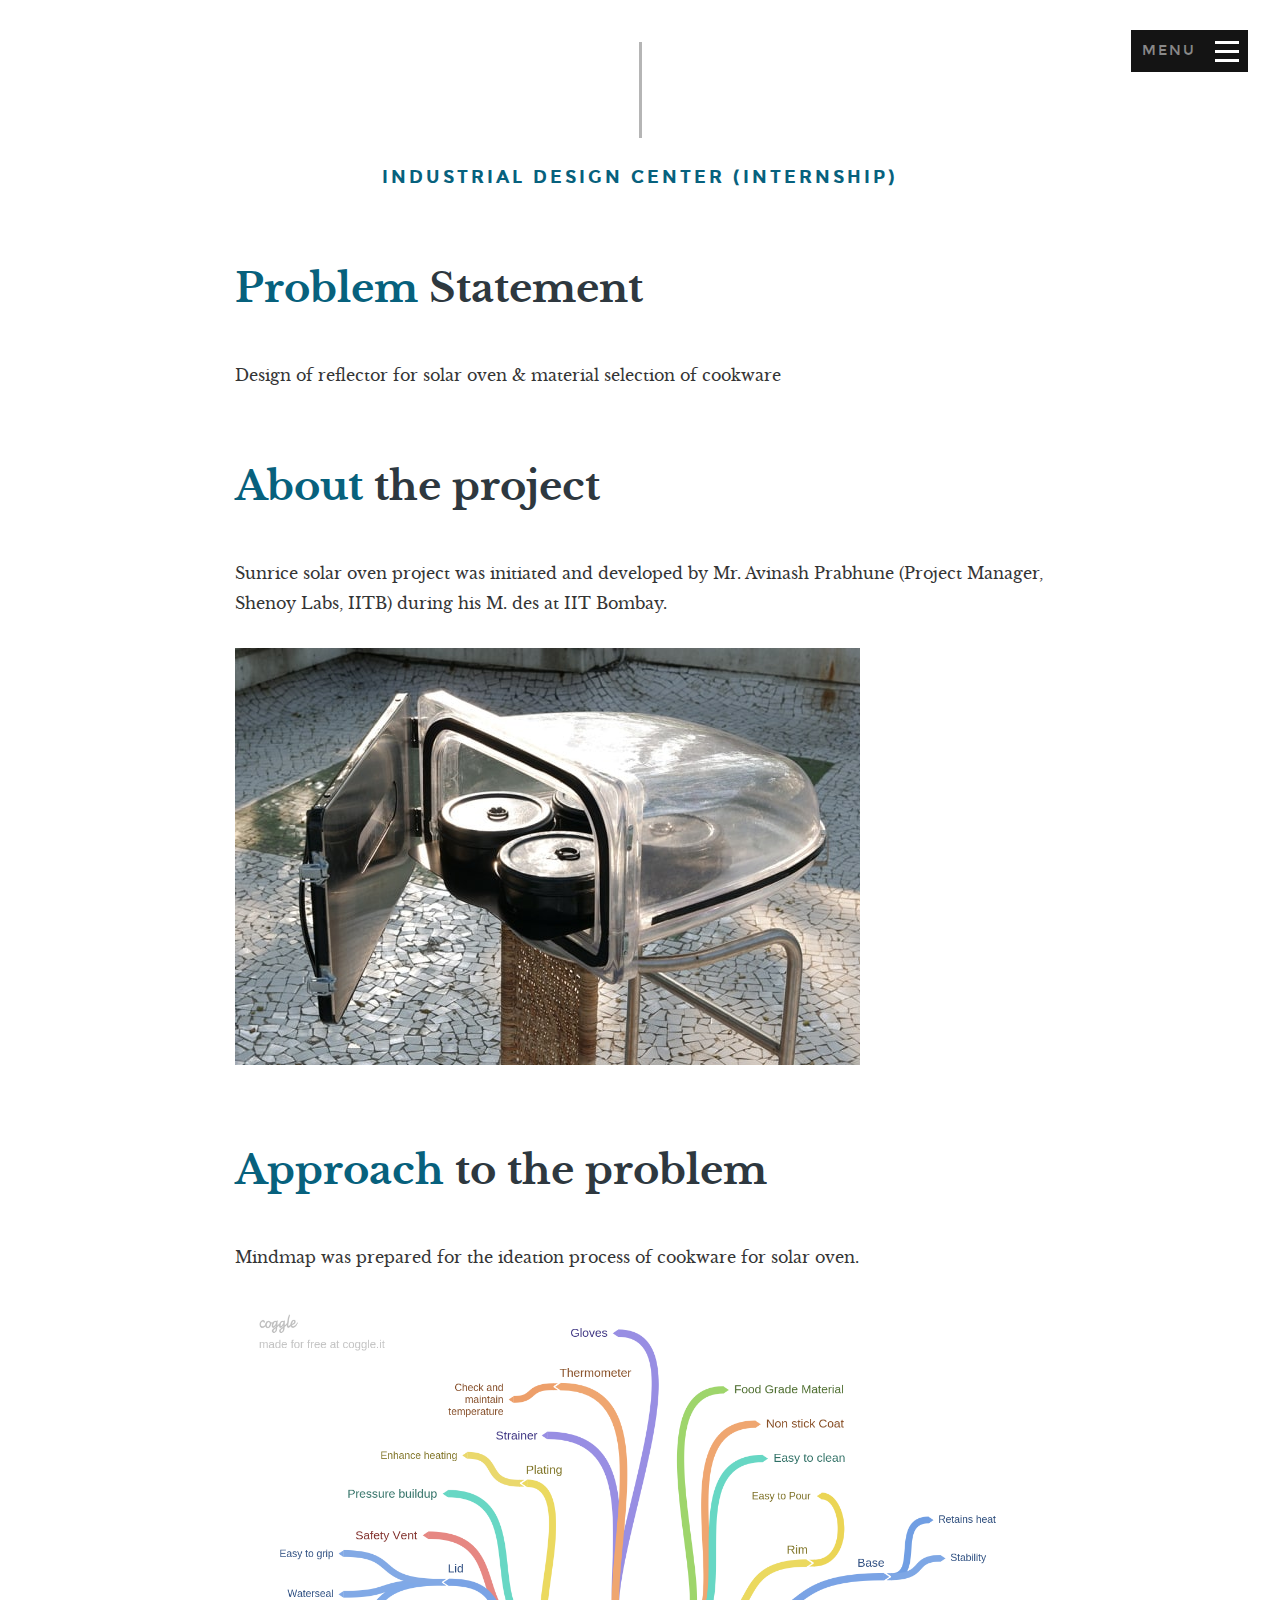
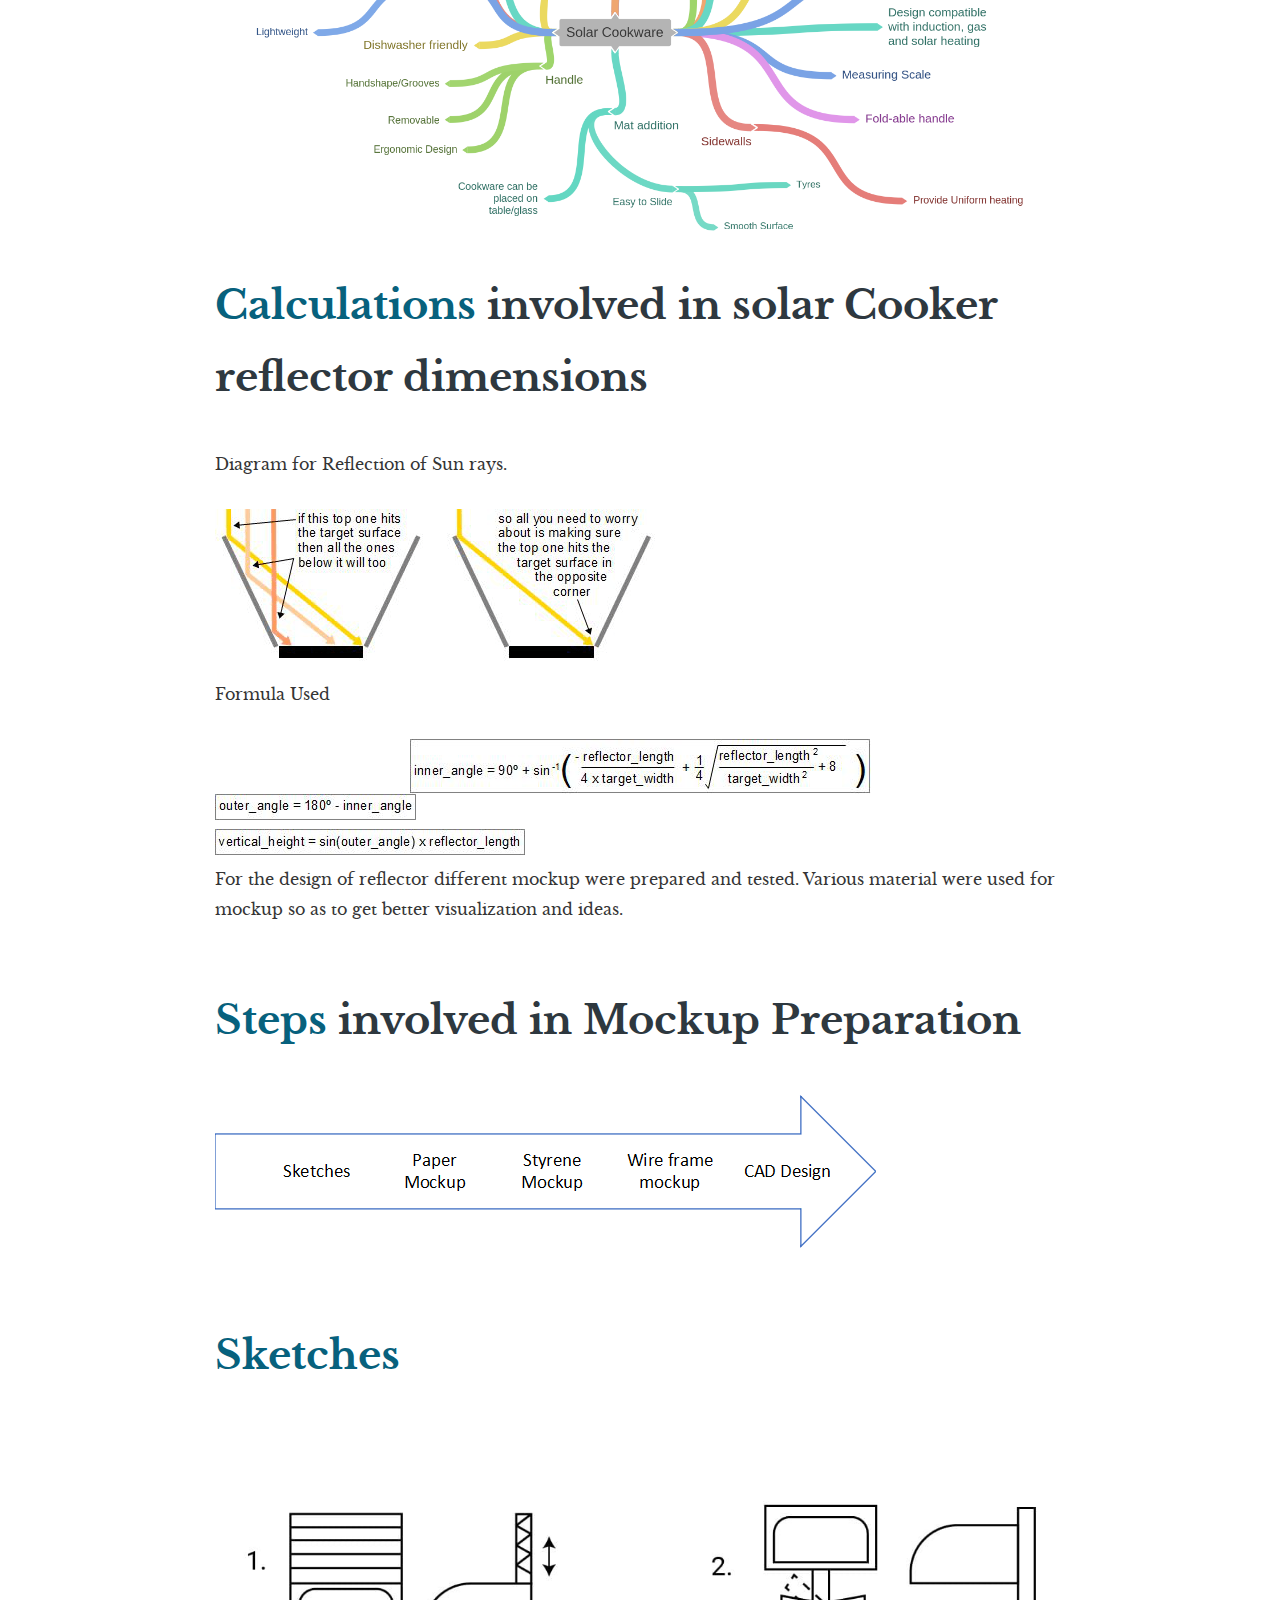
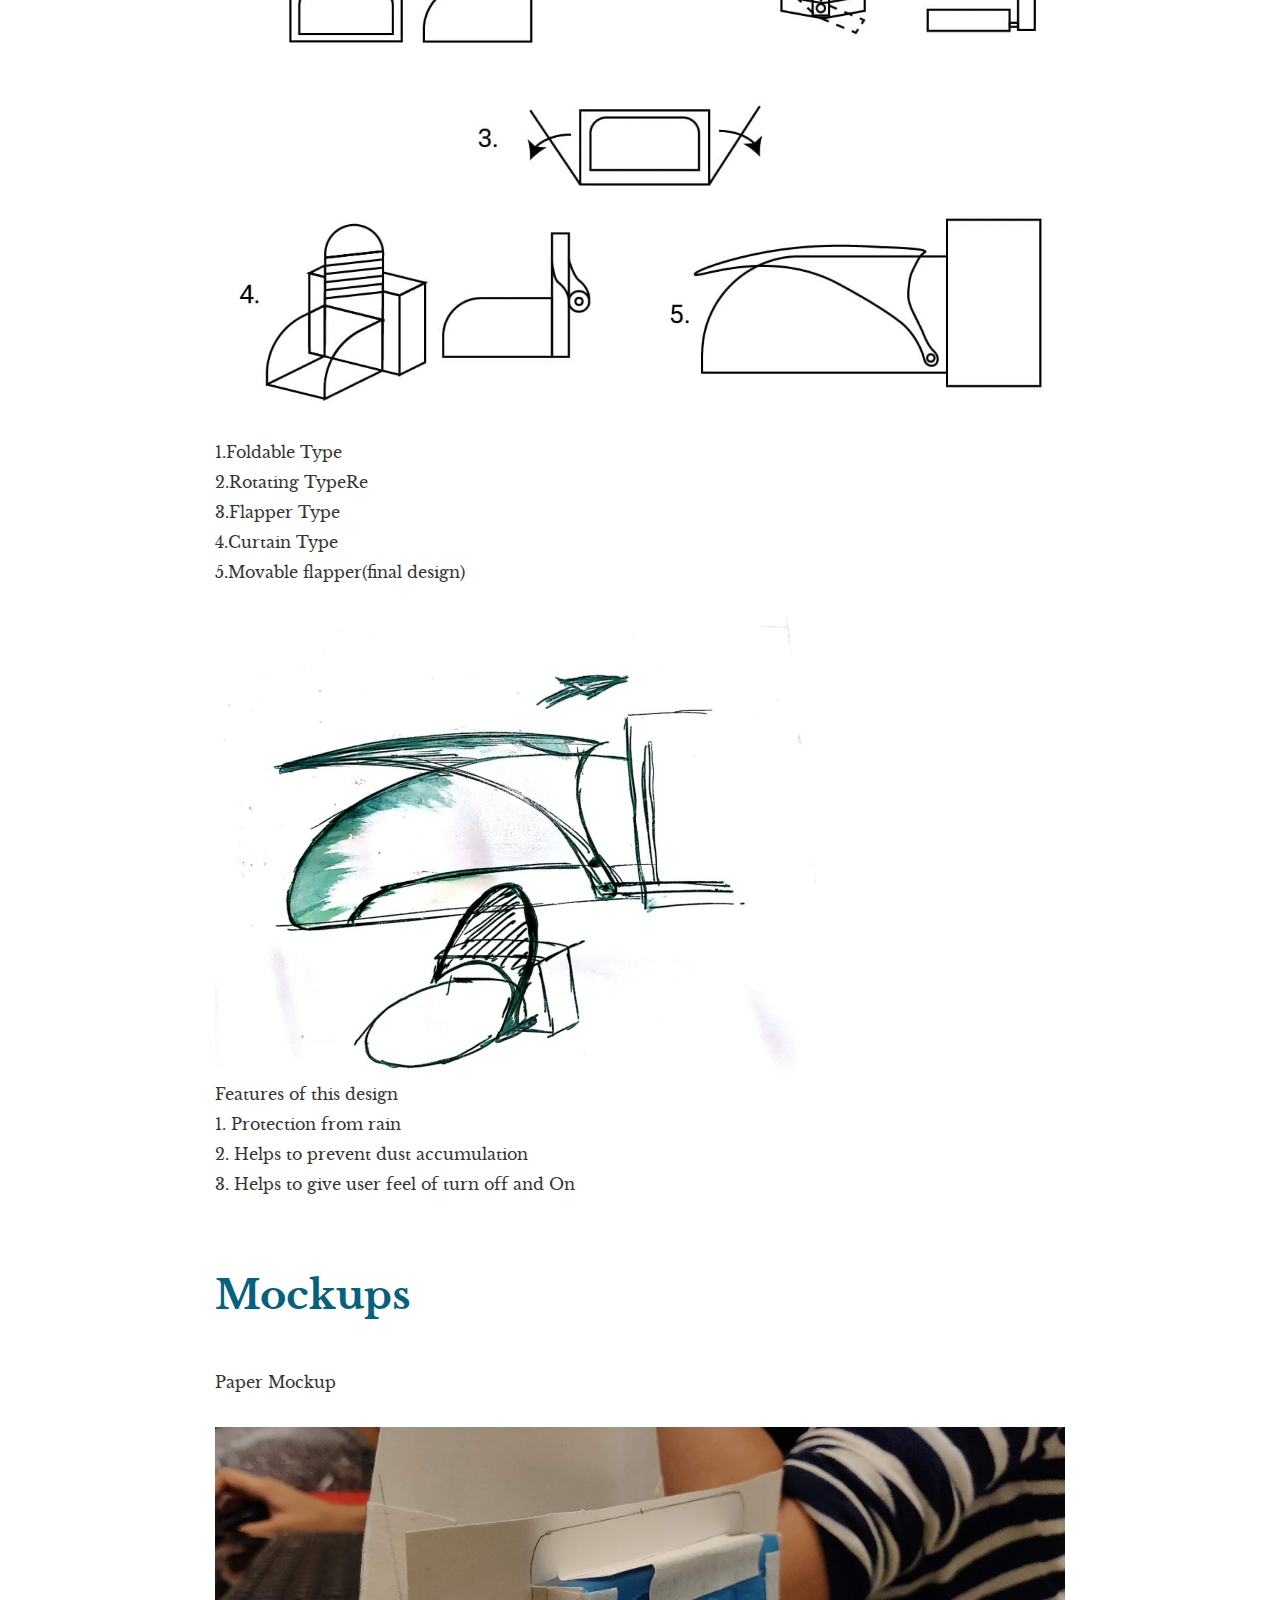
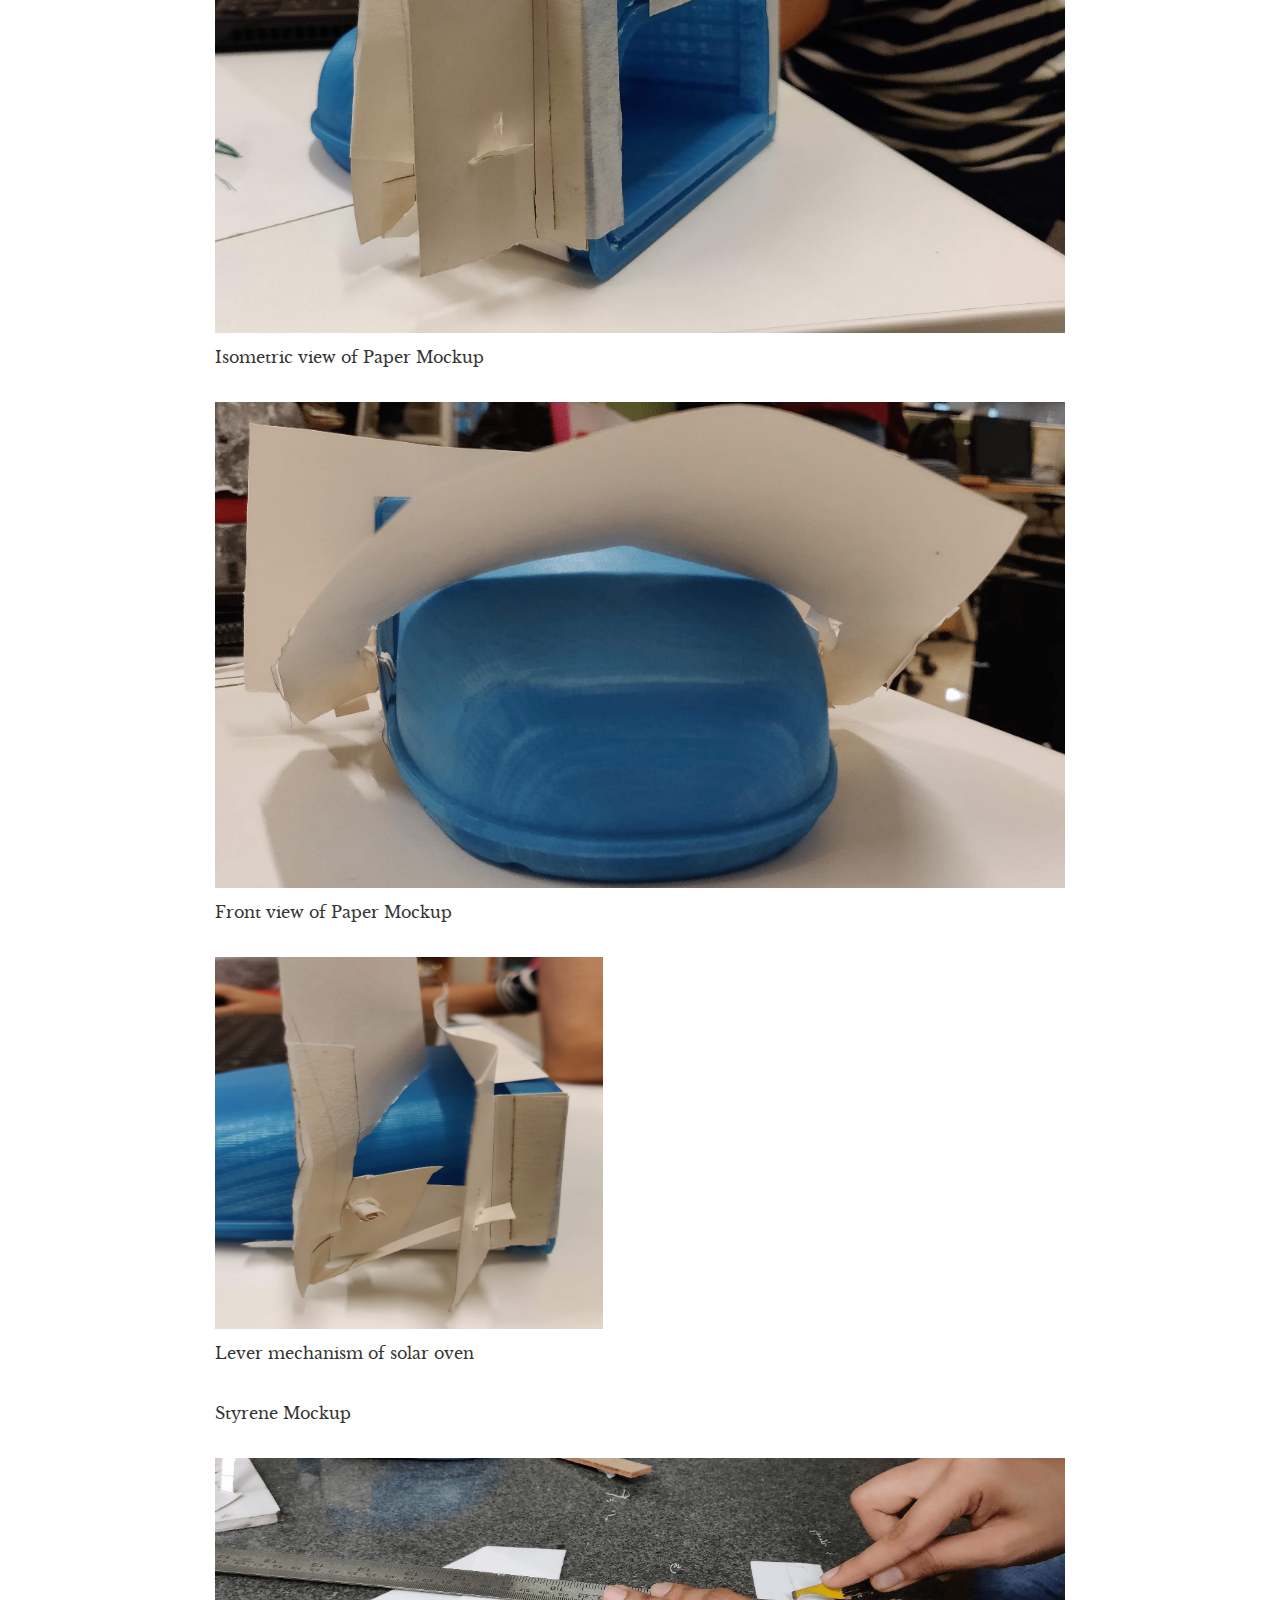
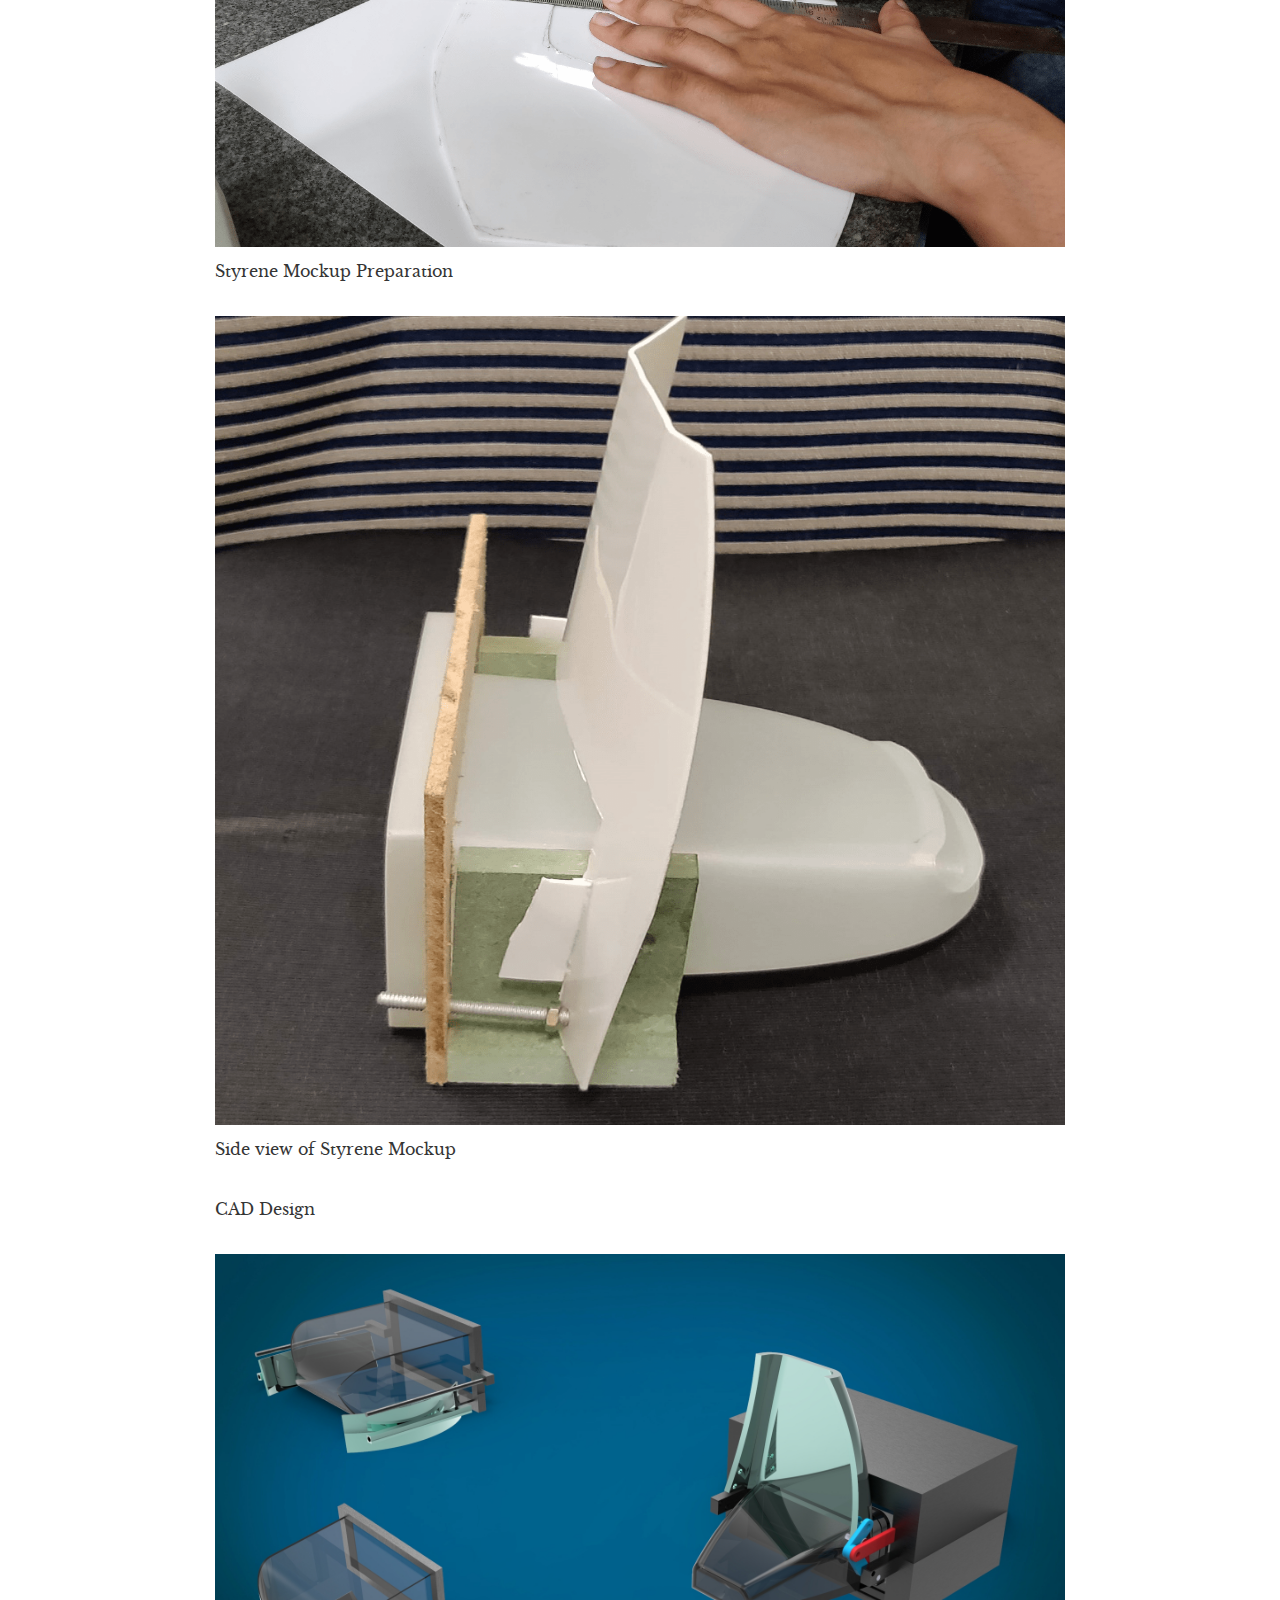
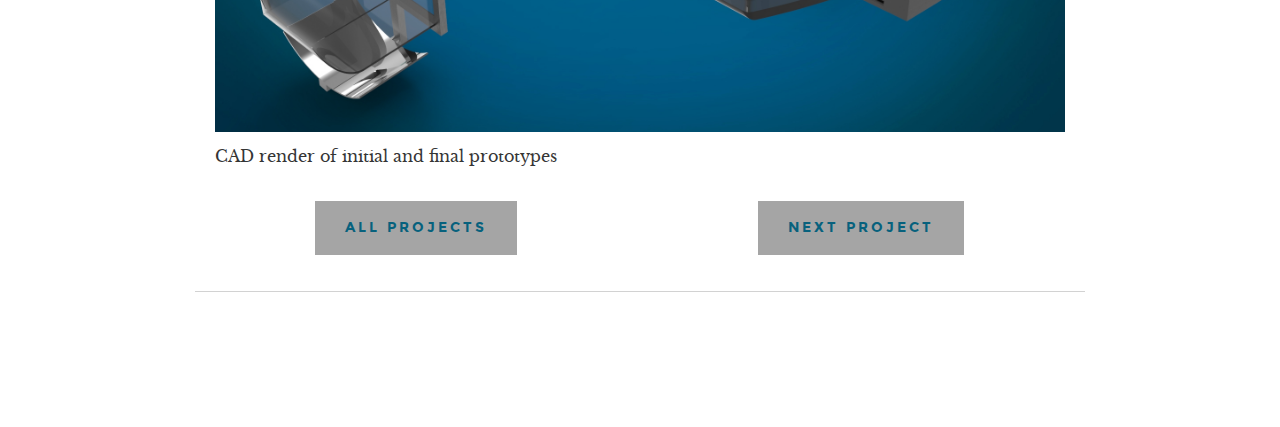
<file: IDC.html>
<!DOCTYPE html>
<head>
<!-- Global site tag (gtag.js) - Google Analytics -->
<script async src="https://www.googletagmanager.com/gtag/js?id=UA-138324629-2"></script>
<script>
  window.dataLayer = window.dataLayer || [];
  function gtag(){dataLayer.push(arguments);}
  gtag('js', new Date());

  gtag('config', 'UA-138324629-2');
</script>

   <!--- basic page needs
   ================================================== -->
   <meta charset="utf-8">
	<title>IDC</title>
	<meta name="description" content="">  
	<meta name="author" content="Vaibhav">

   <!-- mobile specific metas
   ================================================== -->
	<meta name="viewport" content="width=device-width, initial-scale=1, maximum-scale=1">

 	<!-- CSS
   ================================================== -->
   <link rel="stylesheet" href="css/base.css">
   <link rel="stylesheet" href="css/vendor.css">  
   <link rel="stylesheet" href="css/main.css">  

   <!-- script
   ================================================== -->
	<script src="js/modernizr.js"></script>
	<script src="js/pace.min.js"></script>

   <!-- favicons
	================================================== -->
	<link rel="shortcut icon" href="favicon.ico" type="image/x-icon">
	<link rel="icon" href="favicon.ico" type="image/x-icon">

</head>
<html>
<title>HTML Tutorial</title>
<body>		
	   <header> 

				<div class="header-logo">
					<a href="index.html">Infinity</a>
				</div> 
		
				<a id="header-menu-trigger"  class="opaque" href="#0">
					 <span class="header-menu-text">Menu</span>
					  <span class="header-menu-icon"></span>
				</a> 
		
				<nav id="menu-nav-wrap">
		
					<a href="#0" class="close-button" title="close"><span>Close</span></a>	
		
					<h3>Vaibhav</h3>  
					<h3>Agarwal</h3>  
	 
				 <ul class="nav-list">
					 <li class="current"><a href="index.html" title="">Work</a></li>
					 <li><a href="aboutme.html" title="">About me</a></li>
					 <li><a href="images/resume.pdf" target=”_blank” title="">Resume</a></li>
					 						
				 </ul>	
	 
						 
	 
				 <ul class="header-social-list">
				 
							 <li>
								 <a href="https://www.behance.net/vaibhavgwa5ef9" target="_blank"><i class="fa fa-behance"></i></a>
							 </li>
							<li>
								<a href="https://www.linkedin.com/in/vaibhav-agarwal-65072787/" target="_blank"><i class="fa fa-linkedin"></i></a>
							</li>	         
					 </ul>	
				</nav>  <!-- end #menu-nav-wrap -->
		
			</header> <!-- end header -->  
   <section id="about">

   	<div class="row about-wrap">
   		<div class="col-full">

   			<div class="about-profile-bg"></div>

				<div class="intro">
					<h3 id="InternName" class="">Industrial Design Center (Internship)</h3>
	   			<p class="lead"><span>Problem</span> Statement</p>	
				</div>
				<div>
					<p>Design of reflector for solar oven & material selection of cookware<br></p>
				</div>    
                
                <div class="intro">
					
	   			<p class="lead"><span>About</span> the project</p>	
				</div>
				<div>
					<p>Sunrice solar oven project was initiated and developed by Mr. Avinash Prabhune (Project Manager, Shenoy Labs, IITB) during his M. des at IIT Bombay.</p>
					<div><img src="images/IDC/1.jpg" alt=""></div>	
				</div> 
			
   		<div>	
					<p class="lead "><span>Approach</span> to the problem</p>	
				 </div>
				 <div>
					<p>Mindmap was prepared for the ideation process of cookware for solar oven.</p>
					<img src="images/IDC/Solar_Cookware.png" alt=""></div>
					
				</div>   

		
				<div class="intro">
					
					<p class="lead "><span>Calculations </span> involved in solar Cooker reflector dimensions</p>	
				 </div>
				 <div>
					<p>Diagram for Reflection of Sun rays.</p>
					<div><img src="images/IDC/Picture4.png" alt=""></div>
					

					<p>Formula Used</p>
					<div><img style="display:block; margin-left: auto;
						margin-right: auto;" src="images/IDC/Picture1.png" alt=""></div>
					<div><img src="images/IDC/Picture2.png" alt=""></div>
					<div><img src="images/IDC/Picture3.png" alt=""></div>

					<p>For the design of reflector different mockup were prepared and tested. Various material were used for mockup so as to get better visualization and ideas.</p>
					
				 </div>   
				 
				 <div class="intro">
					
					<p class="lead "><span>Steps</span> involved in Mockup Preparation</p>	
				 
					 
					 <div><img src="images/IDC/Picture5.png" alt=""></div>
				 
					
				<div class="intro">
					
						<p class="lead "><span>Sketches</span></p>	
					  
						<div><img src="images/IDC/Sketches.jpg" alt=""></div>
						<p>1.Foldable Type<br>2.Rotating TypeRe<br>3.Flapper Type<br>4.Curtain Type<br>5.Movable flapper(final design)</p>
						<div><img src="images/IDC/Picture8.png" alt=""></div>	

					<p>Features of this design<br>1. Protection from rain<br>2. Helps to prevent dust accumulation<br>3. Helps to give user feel of turn off and On</p>
		 
			<div class="intro">
					
						<p class="lead "><span>Mockups</span></p>
						<p>Paper Mockup</p>	
					  
						<div><img src="images/IDC/Picture9.png" alt=""></div>
						<p>Isometric view of Paper Mockup</p>
						<div><img src="images/IDC/Picture10.png" alt=""></div>
						<p>Front view of Paper Mockup</p>	
						<div><img src="images/IDC/Picture12.png" alt=""></div>
						<p>Lever mechanism of solar oven</p>

						<p>Styrene Mockup</p>	

						<div><img src="images/IDC/Picture13.png" alt=""></div>
						<p>Styrene Mockup Preparation</p>
						<div><img src="images/IDC/Picture14.png" alt=""></div>
						<p>Side view of Styrene Mockup</p>	

						<p>CAD Design</p>	

						<div><img src="images/IDC/untitled.30.jpg" alt=""></div>
						<p>CAD render of initial and final prototypes</p>

						
			<div class="row">
				<div class="column" style="text-align: center"><button type="button"><a href="index.html">All Projects</a></button>
				<hr /></div>
				<div class="column" style="text-align: center"><button type="button"><a href="Becreative.html">Next Project</a></button>
				<hr /></div>	
				
			  </div>
						
						


				
				 
                
       
                
     
                    
                
                

   		</div> <!-- end col-full  -->
   	</div> <!-- end about-wrap  -->

	</section> <!-- end about -->

	   <!-- Java Script
   ================================================== --> 
   <script src="js/jquery-2.1.3.min.js"></script>
   <script src="js/plugins.js"></script>
   <script src="js/main.js"></script>
</body>
</html>
</file>
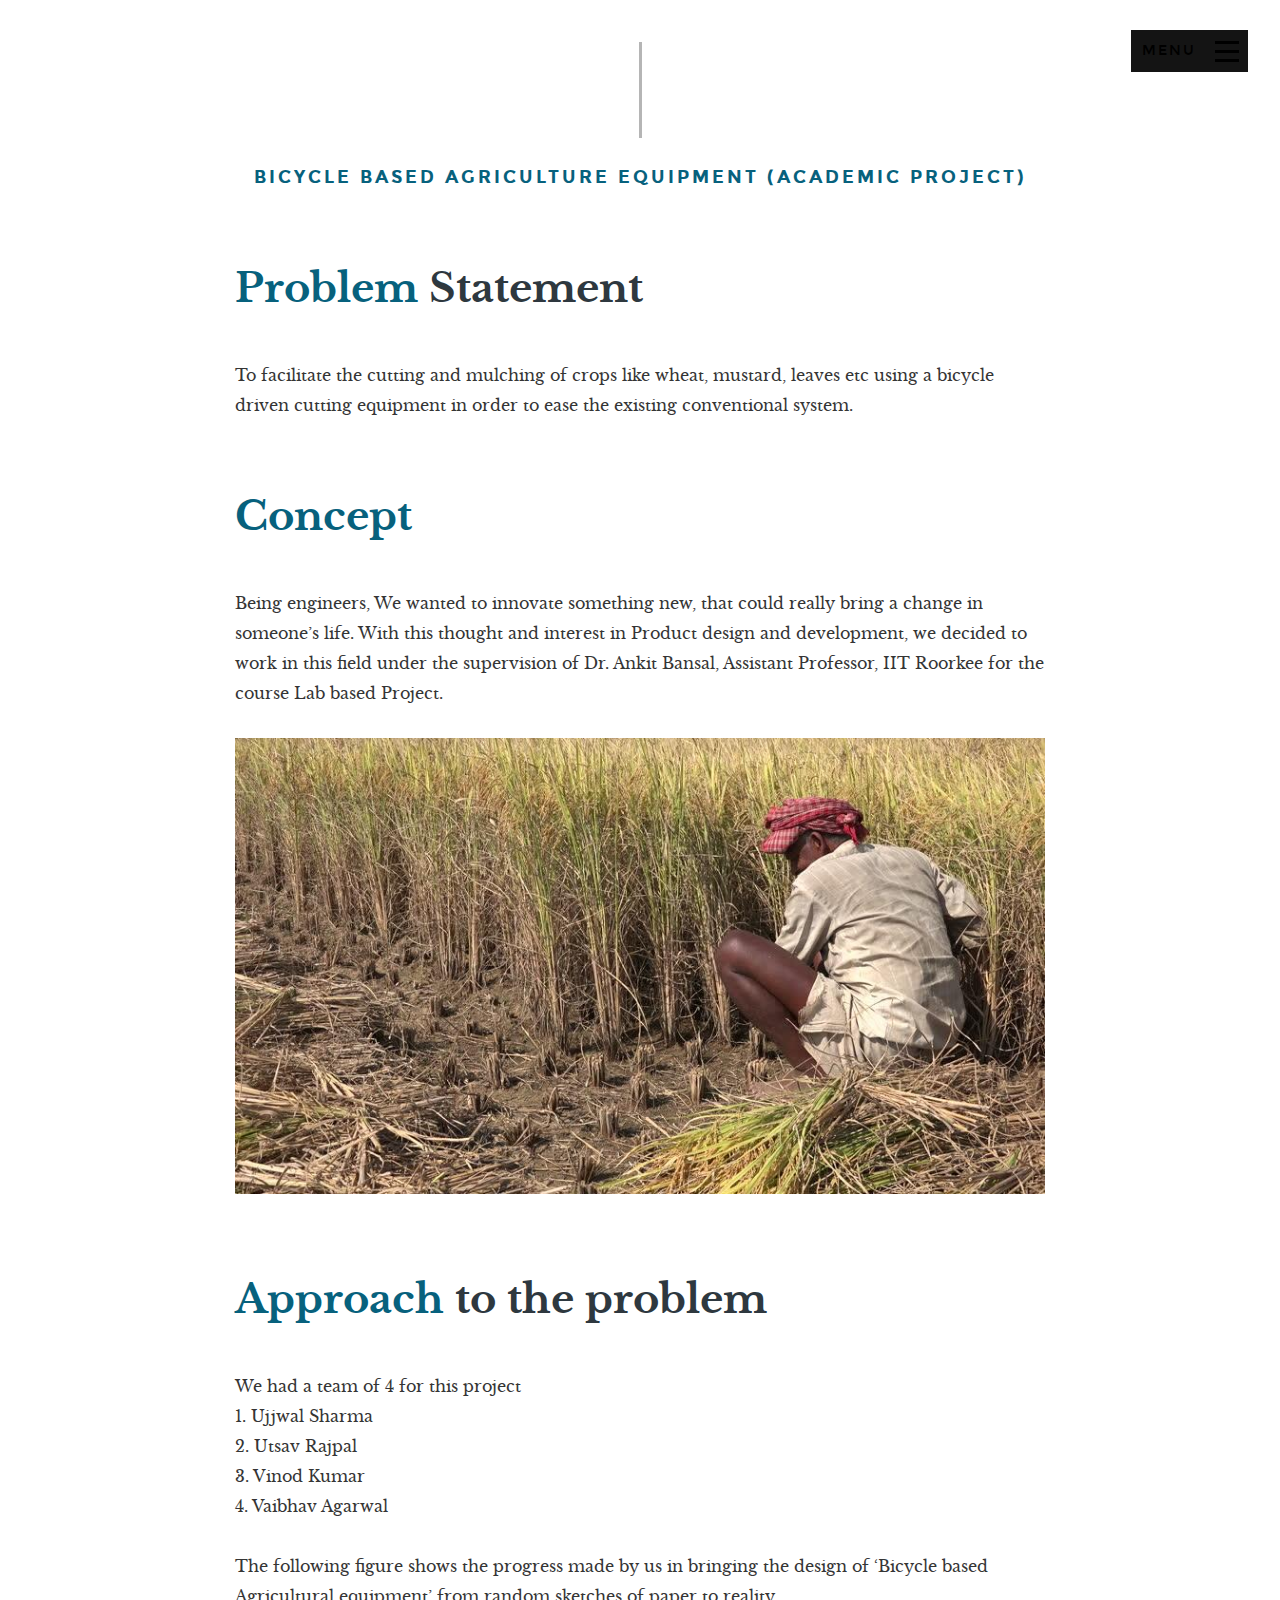
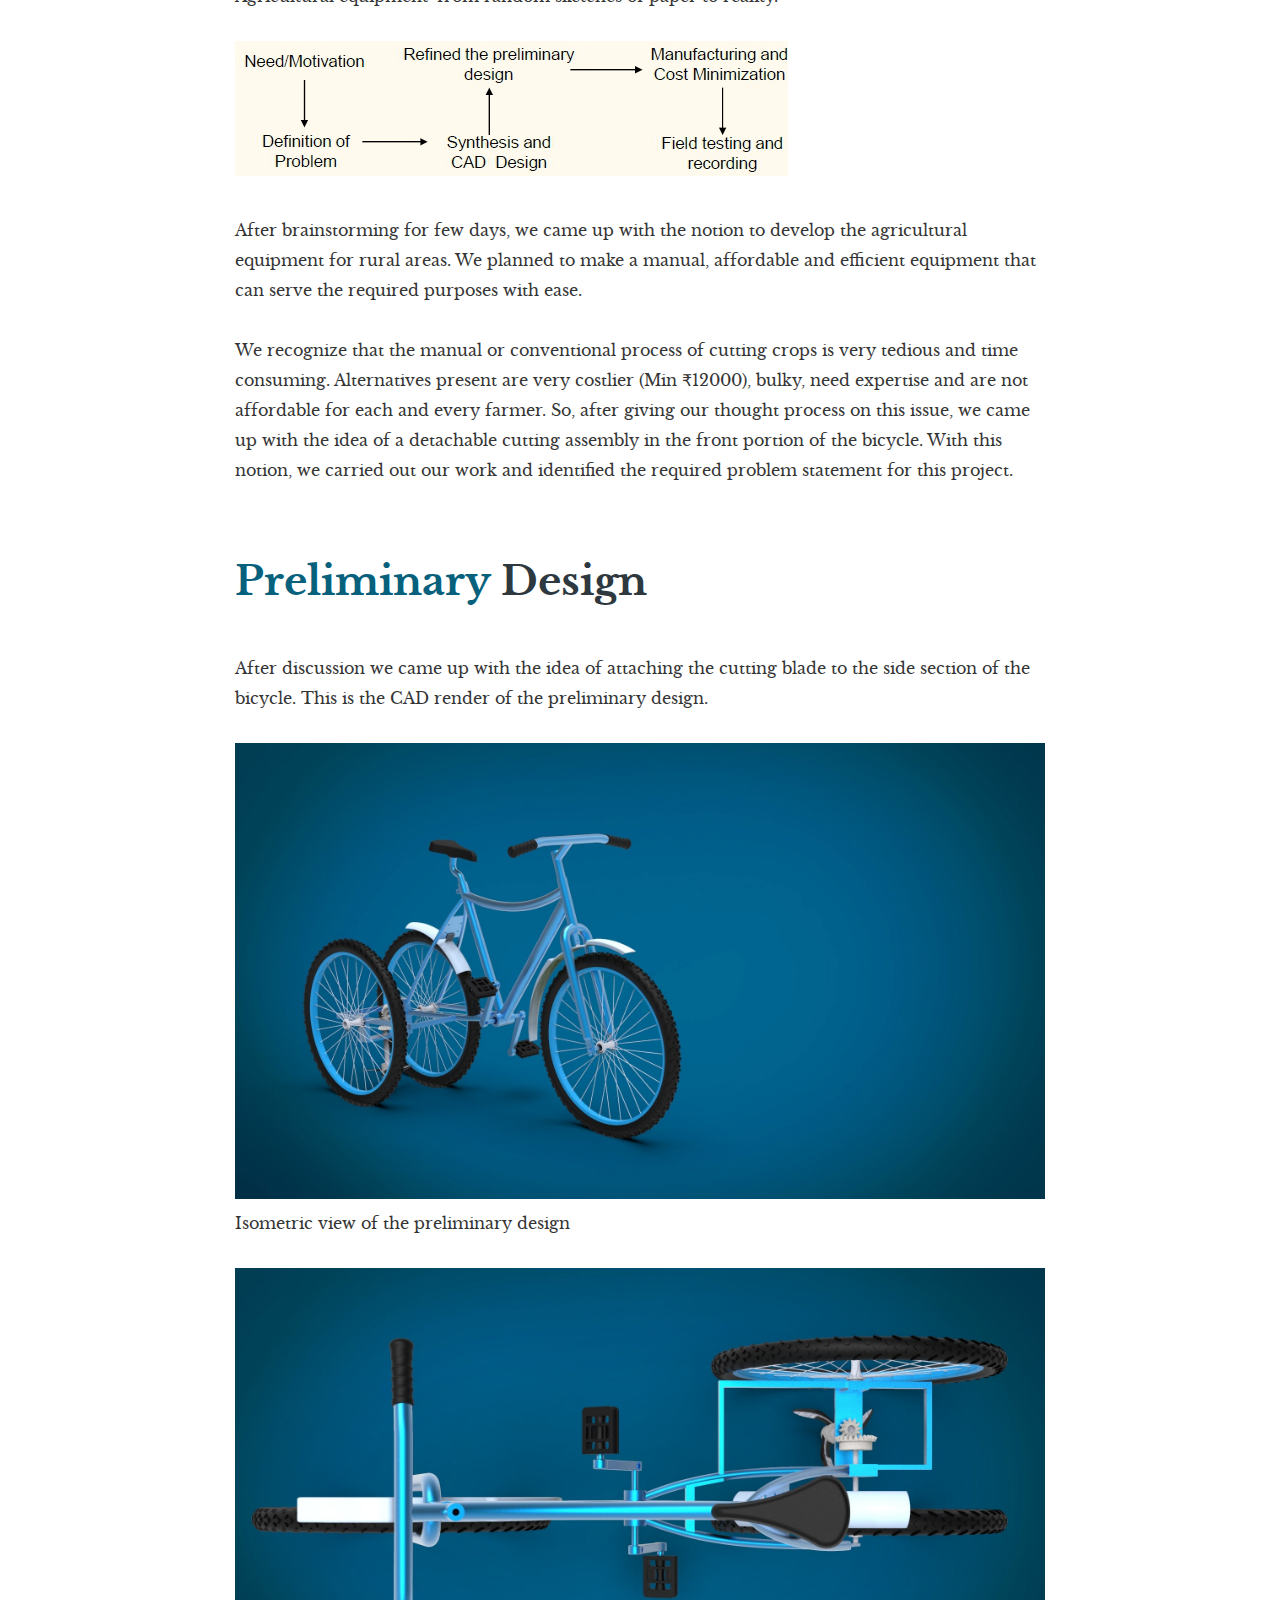
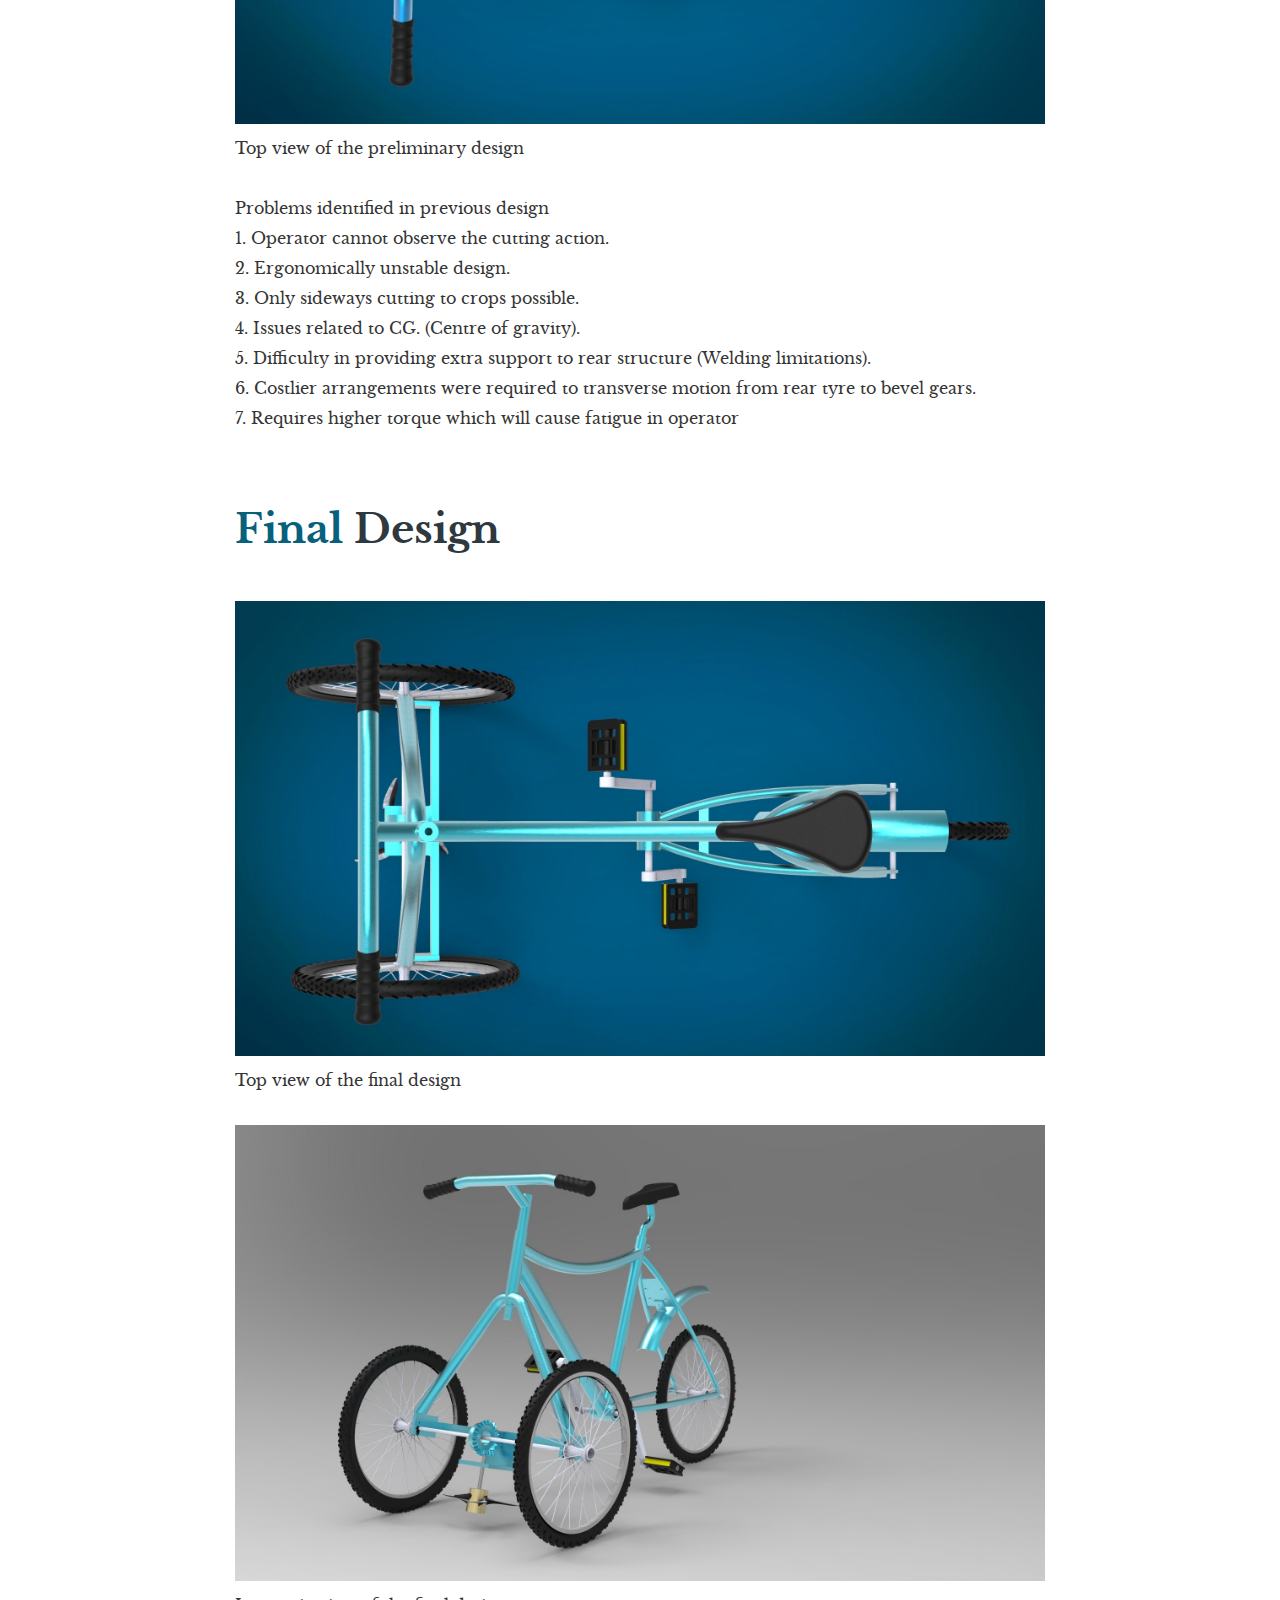
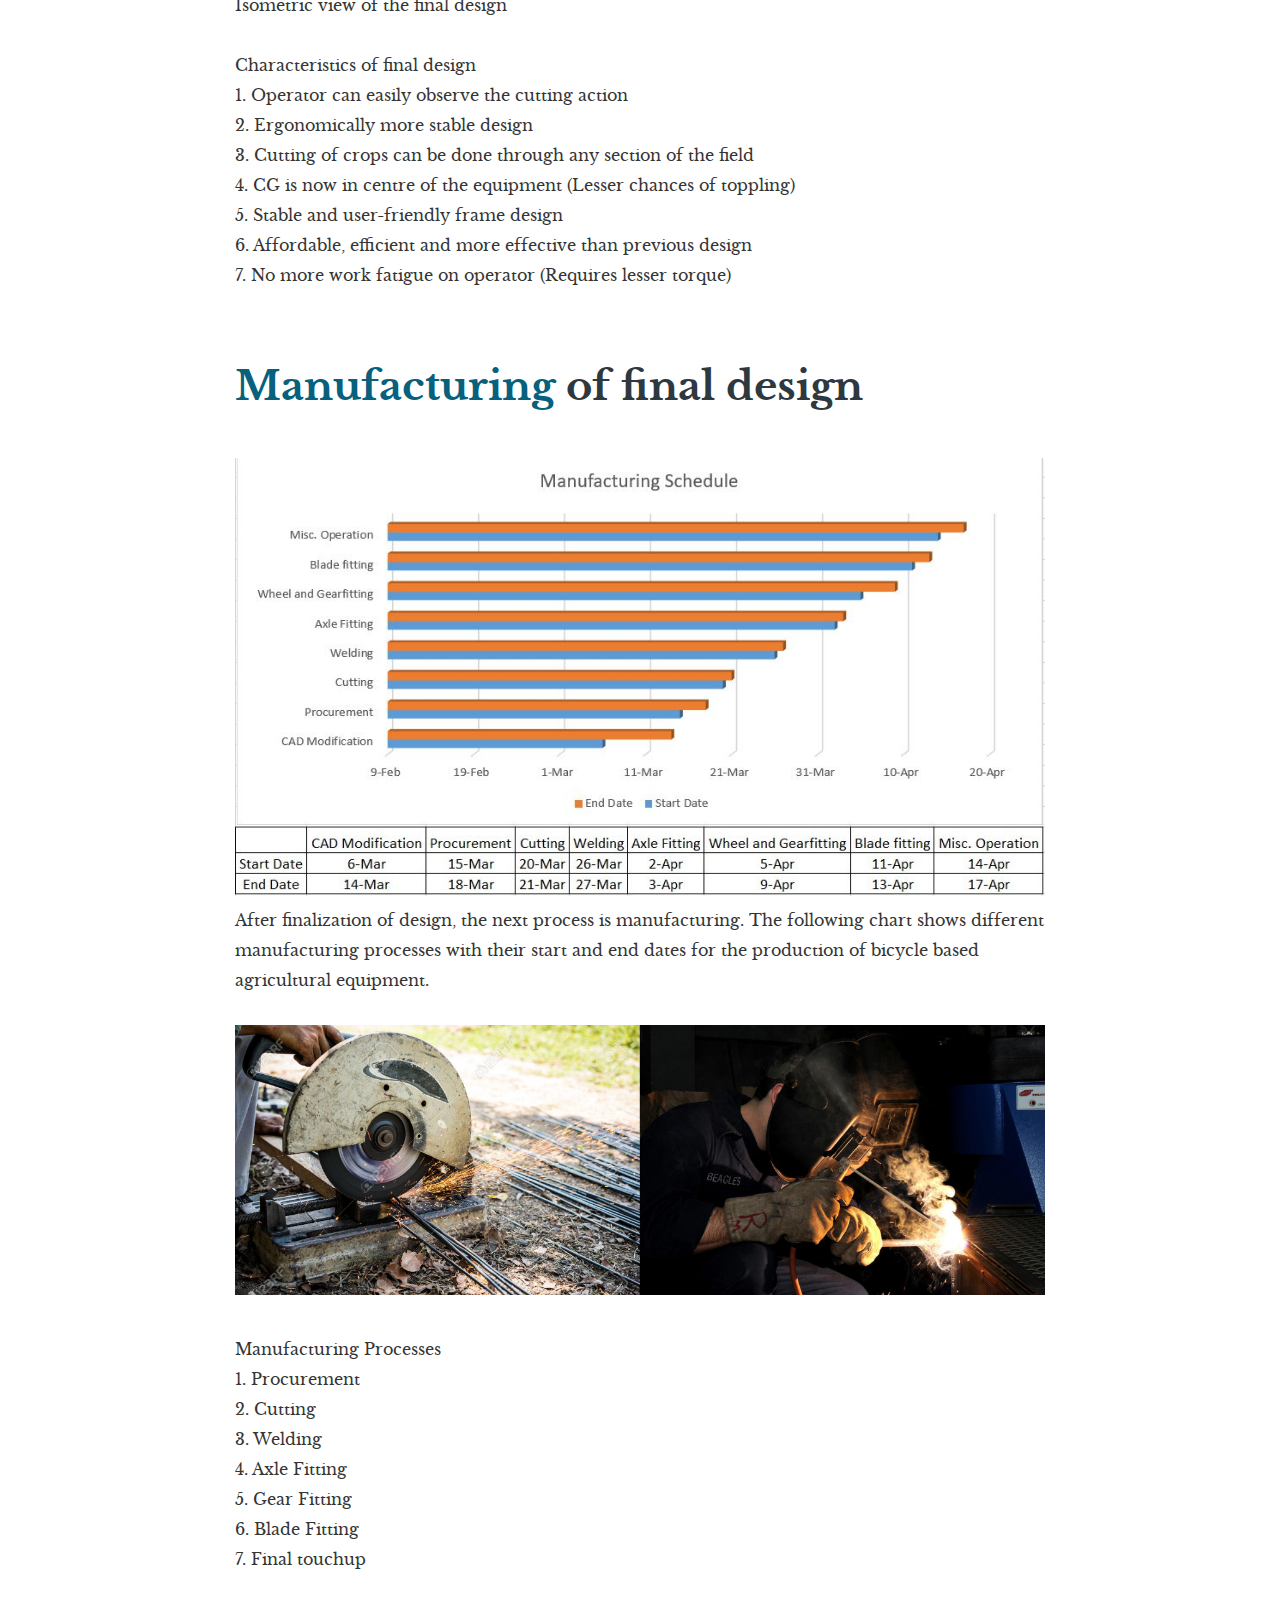
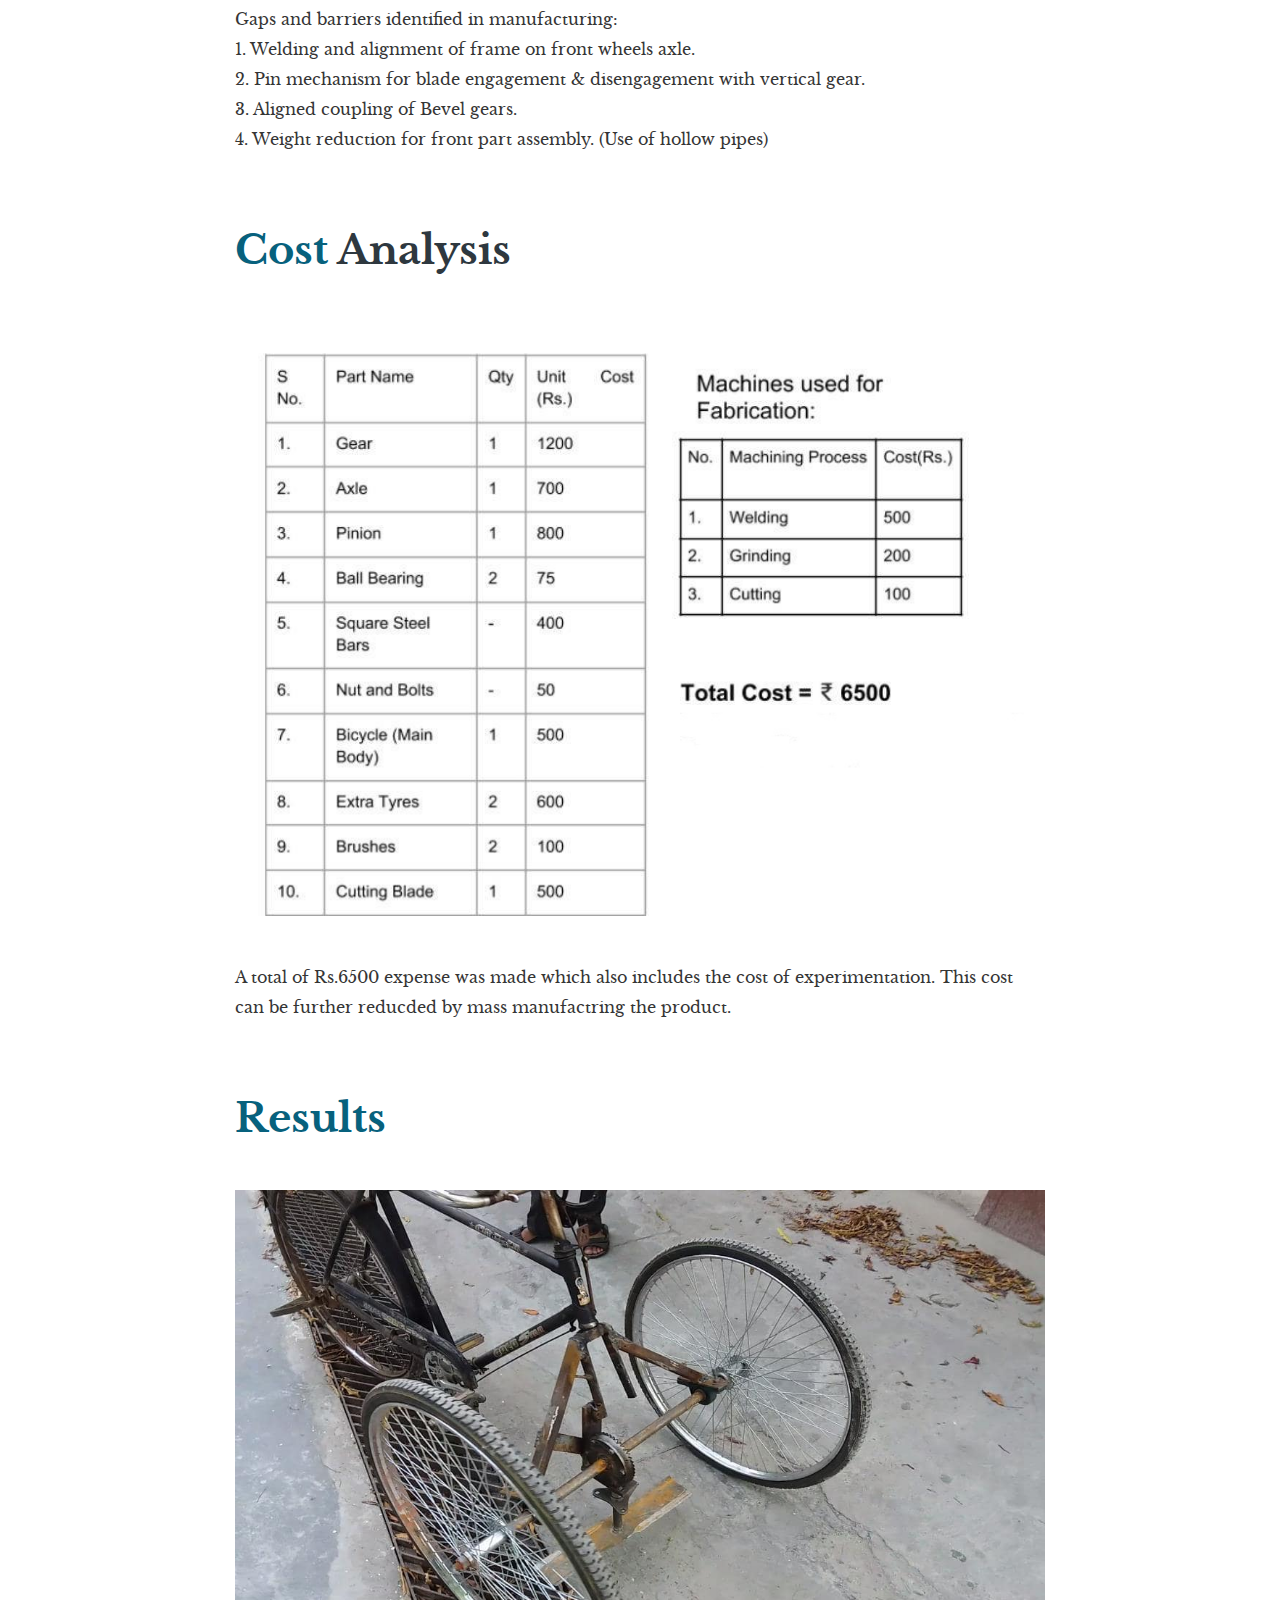
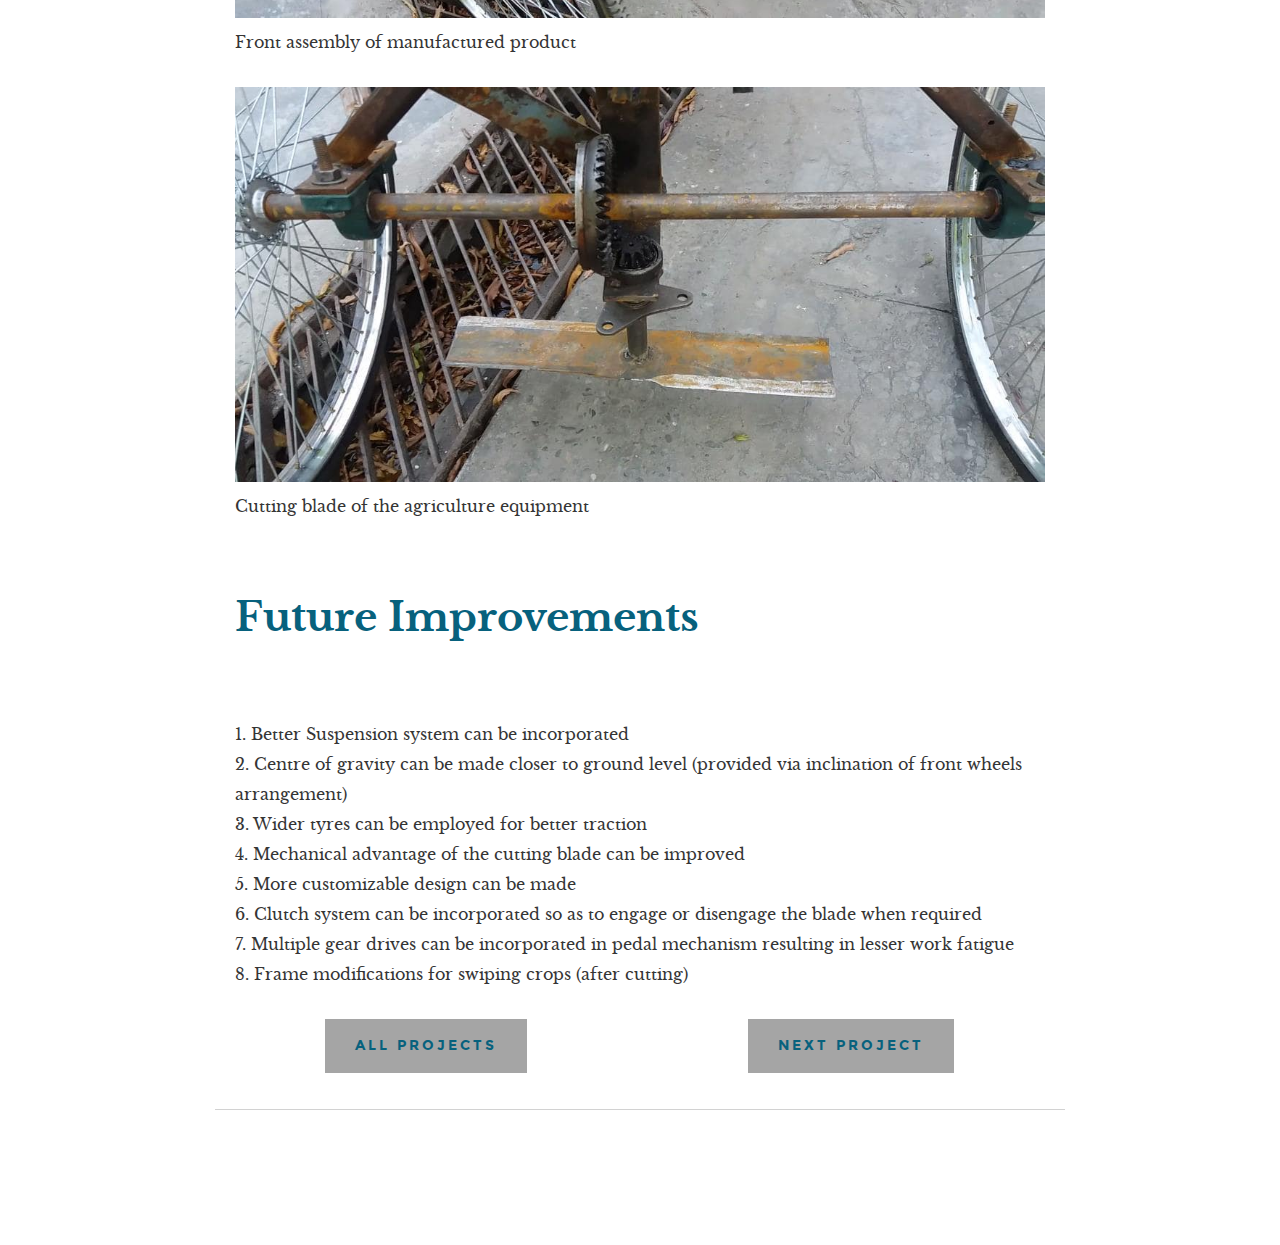
<file: LBP.html>
<!DOCTYPE html>
<head>
    <!-- Global site tag (gtag.js) - Google Analytics -->
<script async src="https://www.googletagmanager.com/gtag/js?id=UA-138324629-2"></script>
<script>
  window.dataLayer = window.dataLayer || [];
  function gtag(){dataLayer.push(arguments);}
  gtag('js', new Date());

  gtag('config', 'UA-138324629-2');
</script>

   <!--- basic page needs
   ================================================== -->
   <meta charset="utf-8">
	<title>Agriculture Equipment</title>
	<meta name="description" content="">  
	<meta name="author" content="Vaibhav">

   <!-- mobile specific metas
   ================================================== -->
	<meta name="viewport" content="width=device-width, initial-scale=1, maximum-scale=1">

 	<!-- CSS
   ================================================== -->
   <link rel="stylesheet" href="css/base.css">
   <link rel="stylesheet" href="css/vendor.css">  
   <link rel="stylesheet" href="css/main.css">  

   <!-- script
   ================================================== -->
	<script src="js/modernizr.js"></script>
	<script src="js/pace.min.js"></script>

   <!-- favicons
	================================================== -->
	<link rel="shortcut icon" href="favicon.ico" type="image/x-icon">
	<link rel="icon" href="favicon.ico" type="image/x-icon">

</head>
<html>
<title>HTML Tutorial</title>
<body>		
	   <header> 

				<div class="header-logo">
					<a href="index.html">Infinity</a>
				</div> 
		
				<a id="header-menu-trigger" class="opaque"  href="#0">
					 <span class="header-menu-text" style="color: black;">Menu</span>
					  <span class="header-menu-icon" style="background-color: black;"></span>
				</a> 
		
				<nav id="menu-nav-wrap">
		
					<a href="#0" class="close-button" title="close"><span>Close</span></a>	
		
                    <h3>Vaibhav</h3>  
                    <h3>Agarwal</h3>  
         
                     <ul class="nav-list">
                         <li class="current"><a href="index.html" title="">Work</a></li>
                         <li><a href="aboutme.html" title="">About me</a></li>
                         <li><a href="images/resume.pdf" target=”_blank” title="">Resume</a></li>
                         						
                     </ul>	
         
                             
         
                     <ul class="header-social-list">
                 
                     <li>
                         <a href="https://www.behance.net/vaibhavgwa5ef9" target="_blank"><i class="fa fa-behance"></i></a>
                     </li>
                      <li>
                          <a href="https://www.linkedin.com/in/vaibhav-agarwal-65072787/" target="_blank"><i class="fa fa-linkedin"></i></a>
                      </li>	         
                   </ul>	
		
				</nav>  <!-- end #menu-nav-wrap -->
		
			</header> <!-- end header -->  
   <section id="about">

   	<div class="row about-wrap">
   		<div class="col-full">

   			<div class="about-profile-bg"></div>

				<div class="intro">
					<h3 id="InternName" class="">Bicycle based agriculture equipment (Academic Project)</h3>
	   			<p class="lead"><span>Problem</span> Statement</p>	
				</div>
				<div>
					<p>To facilitate the cutting and mulching of crops like wheat, mustard, leaves etc using a
                        bicycle driven cutting equipment in order to ease the existing conventional system.</p>
				</div>    
                
                <div class="intro">
					
	   			<p class="lead"><span>Concept</span></p>	
				</div>
				<div>
					<p> Being engineers, We wanted to innovate something new, that could really bring a
                        change in someone’s life. With this thought and interest in Product design and
                        development, we decided to work in this field under the supervision of Dr. Ankit
                        Bansal, Assistant Professor, IIT Roorkee for the course Lab based Project.

                        <div><img src="images/LBP/img53.jpg" alt=""></div>

			
   		        <div class="intro">	
					<p class="lead "><span>Approach</span> to the problem</p>	
				 </div>
				 <div>
                    <p>We had a team of 4 for this project<br>1. Ujjwal Sharma<br>2. Utsav Rajpal<br>3. Vinod Kumar<br>4. Vaibhav Agarwal</p>
                <p>The following figure shows the progress made by us in bringing the design of 
                    ‘Bicycle based Agricultural equipment’ from random sketches of paper to reality.</p>
                    <img src="images/LBP/Picture1.png" alt=""></div>

                </p><p>After brainstorming for few days, we came up with the notion to develop
                    the agricultural equipment for rural areas. We planned to make a manual, affordable
                    and efficient equipment that can serve the required purposes with ease.</p>
                <p> We recognize that the manual or conventional process of cutting
                    crops is very tedious and time consuming. Alternatives present are very costlier (Min
                    ₹12000), bulky, need expertise and are not affordable for each and every farmer. So,
                    after giving our thought process on this issue, we came up with the idea of a
                    detachable cutting assembly in the front portion of the bicycle. With this notion, we
                    carried out our work and identified the required problem statement for this project.</p>    

					
				</div>   

		
				<div class="intro">
					
					<p class="lead "><span>Preliminary</span> Design</p>	
				 </div>
				 <div>
					<p>After discussion we came up with the idea of attaching the cutting blade to the side section of the bicycle. This is the CAD render of the preliminary design.</p>
					<div><img src="images/LBP/untitled.35.jpg" alt=""></div>
                    <p>Isometric view of the preliminary design</p>
                    
					<div><img src="images//LBP/untitled.37.jpg" alt=""></div>
                    <p>Top view of the preliminary design</p>
                    
                    <p>Problems identified in previous design
                        <br>1. Operator cannot observe the cutting action.
                        <br>2. Ergonomically unstable design.
                        <br>3. Only sideways cutting to crops possible.
                        <br>4. Issues related to CG. (Centre of gravity).
                        <br>5. Difficulty in providing extra support to rear structure (Welding limitations).
                        <br>6. Costlier arrangements were required to transverse motion from rear tyre to bevel gears.
                        <br>7. Requires higher torque which will cause fatigue in operator
                    </p>
					
				 </div>   
				 
				 <div class="intro">
					
					<p class="lead "><span>Final</span> Design</p>	
				 
					 
                     <div><img src="images/LBP/final1.jpg" alt=""></div>
                     <p>Top view of the final design</p>
                     <div><img src="images/LBP/final2.jpg" alt=""></div>
                     <p>Isometric view of the final design</p>

                     <p>Characteristics of final design
                        <br>1. Operator can easily observe the cutting action
                        <br>2. Ergonomically more stable design
                        <br>3. Cutting of crops can be done through any section of the field
                        <br>4. CG is now in centre of the equipment (Lesser chances of toppling)
                        <br>5. Stable and user-friendly frame design
                        <br>6. Affordable, efficient and more effective than previous design
                        <br>7. No more work fatigue on operator (Requires lesser torque)

                    
				 
					
				<div class="intro">
					
						<p class="lead "><span>Manufacturing</span> of final design</p>	
                      
                       	<div><img src="images/LBP/img83.jpg" alt=""></div>
						<p>After finalization of design, the next process is manufacturing. The following chart 
                                shows different manufacturing processes with their start and end dates for the 
                                production of bicycle based agricultural equipment. </p>

                        <div><img src="images/LBP/Manufacturing.jpg" alt=""></div>	 
                        <p></p>       

                        <p>Manufacturing Processes     
                        <br>1. Procurement
                        <br>2. Cutting
                        <br>3. Welding
                        <br>4. Axle Fitting
                        <br>5. Gear Fitting
                        <br>6. Blade Fitting
                        <br>7. Final touchup
                        </p>        
                        
                        <p>Gaps and barriers identified in manufacturing:
                                <br>1. Welding and alignment of frame on front wheels axle.
                                <br>2. Pin mechanism for blade engagement & disengagement with vertical gear.
                                <br>3. Aligned coupling of Bevel gears.
                                <br>4. Weight reduction for front part assembly. (Use of hollow pipes)</p>
       
                
      <div class="intro">
                    <p class="lead "><span>Cost</span> Analysis</p>	
                    </div>
                    <div>
                    
                            <div><img src="images/LBP/Cost.jpg" alt=""></div>
                        <p>A total of Rs.6500 expense was made which also includes the cost of experimentation. This cost can be further reducded by mass manufactring the product.</p>
                      
        </div>   

        <div class="intro">
                <p class="lead "><span>Results</span></p>	
                </div>
                <div>
                
                    <div><img src="images/LBP/img87.jpg" alt=""></div>
                    <p>Front assembly of manufactured product</p>

                    <div><img src="images/LBP/img86.jpg" alt=""></div>
                    <p>Cutting blade of the agriculture equipment</p>
                  
                  
    </div> 
    
    <div class="intro">
            <p class="lead "><span>Future Improvements</span></p>	
            </div>
            <div>
            
                <p>
                        <br>1. Better Suspension system can be incorporated
                        <br>2. Centre of gravity can be made closer to ground level (provided via inclination 
                        of front wheels arrangement)
                        <br>3. Wider tyres can be employed for better traction
                        <br>4. Mechanical advantage of the cutting blade can be improved
                        <br>5. More customizable design can be made 
                        <br>6. Clutch system can be incorporated so as to engage or disengage the blade 
                        when required
                        <br>7. Multiple gear drives can be incorporated in pedal mechanism resulting in lesser 
                        work fatigue
                        <br>8. Frame modifications for swiping crops (after cutting)</p>
              
              
</div>  

<div class="row">
    <div class="column" style="text-align: center"><button type="button"><a href="index.html">All Projects</a></button>
    <hr /></div>
    <div class="column" style="text-align: center"><button type="button"><a href="Mosquitorepellent.html">Next Project</a></button>
    <hr /></div>	
    
  </div>
                
                    
                
                

   		</div> <!-- end col-full  -->
   	</div> <!-- end about-wrap  -->

	</section> <!-- end about -->

	   <!-- Java Script
   ================================================== --> 
   <script src="js/jquery-2.1.3.min.js"></script>
   <script src="js/plugins.js"></script>
   <script src="js/main.js"></script>
</body>
</html>
</file>
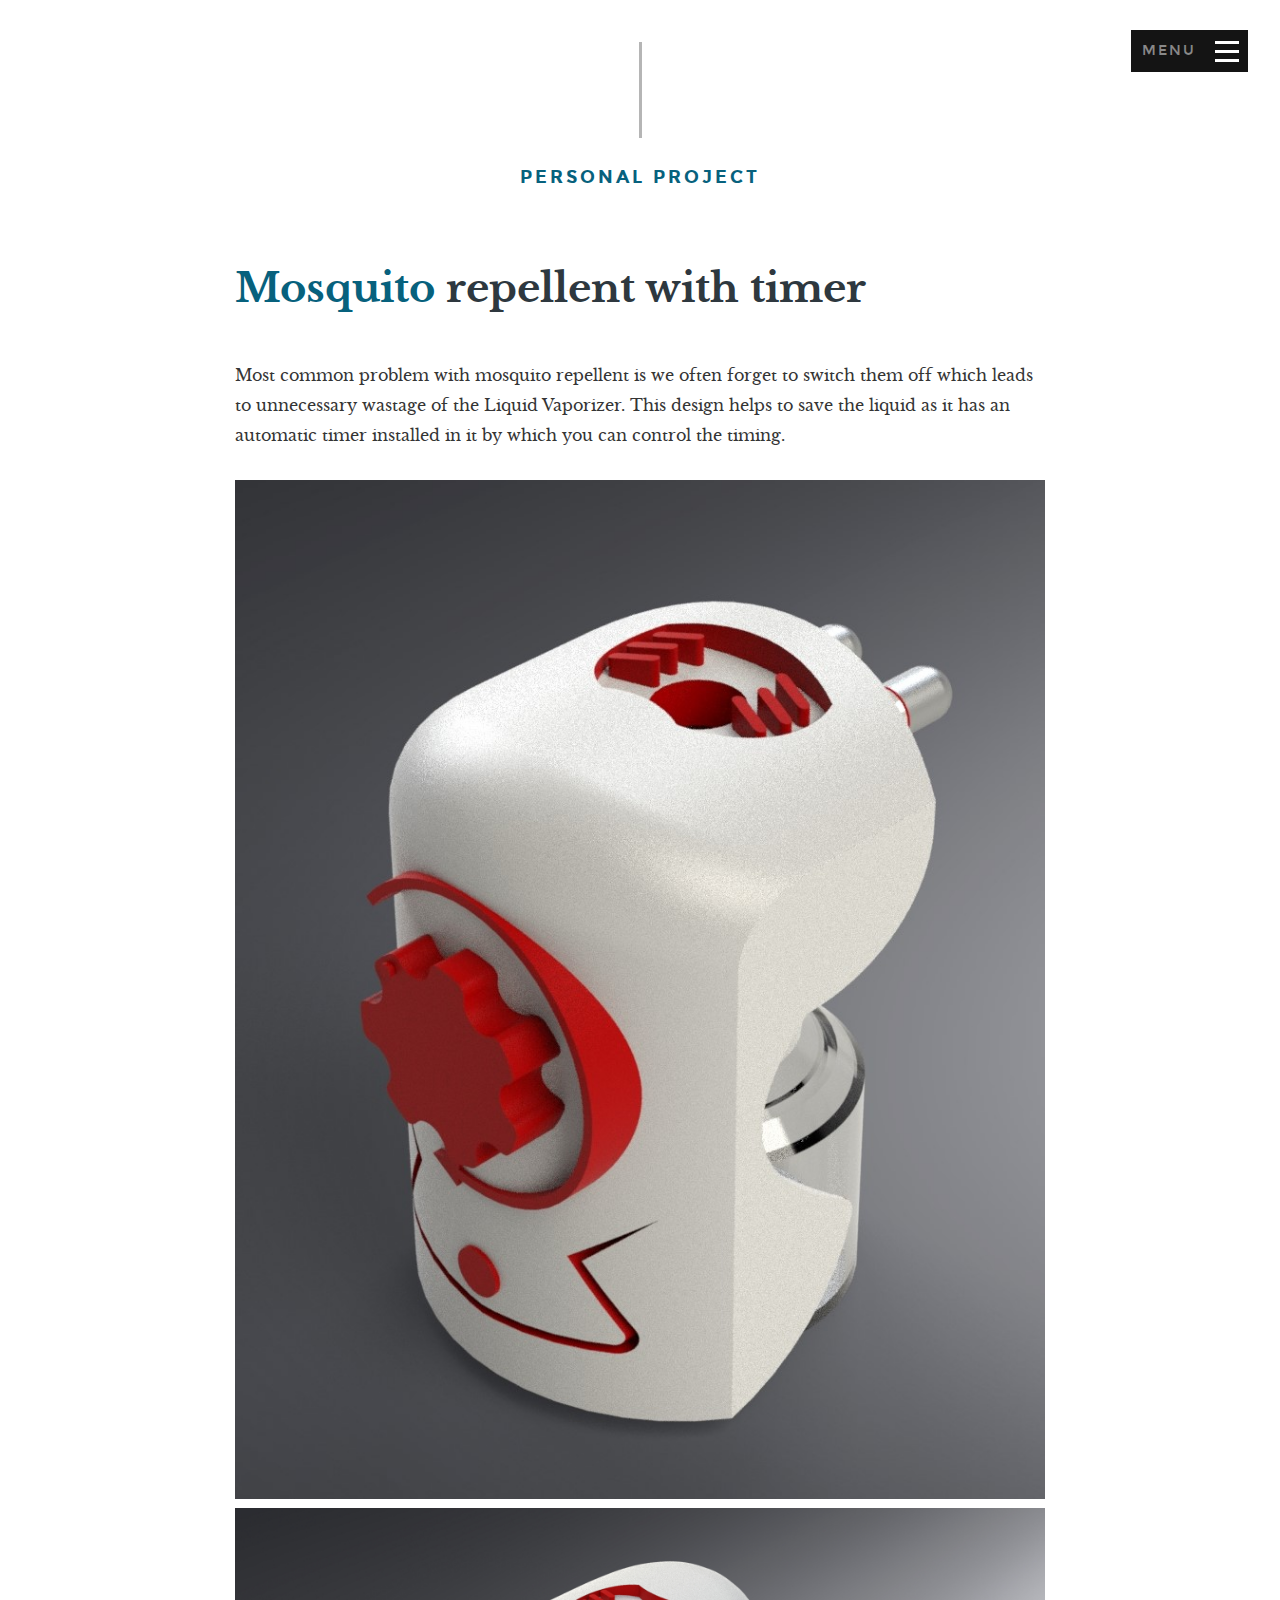
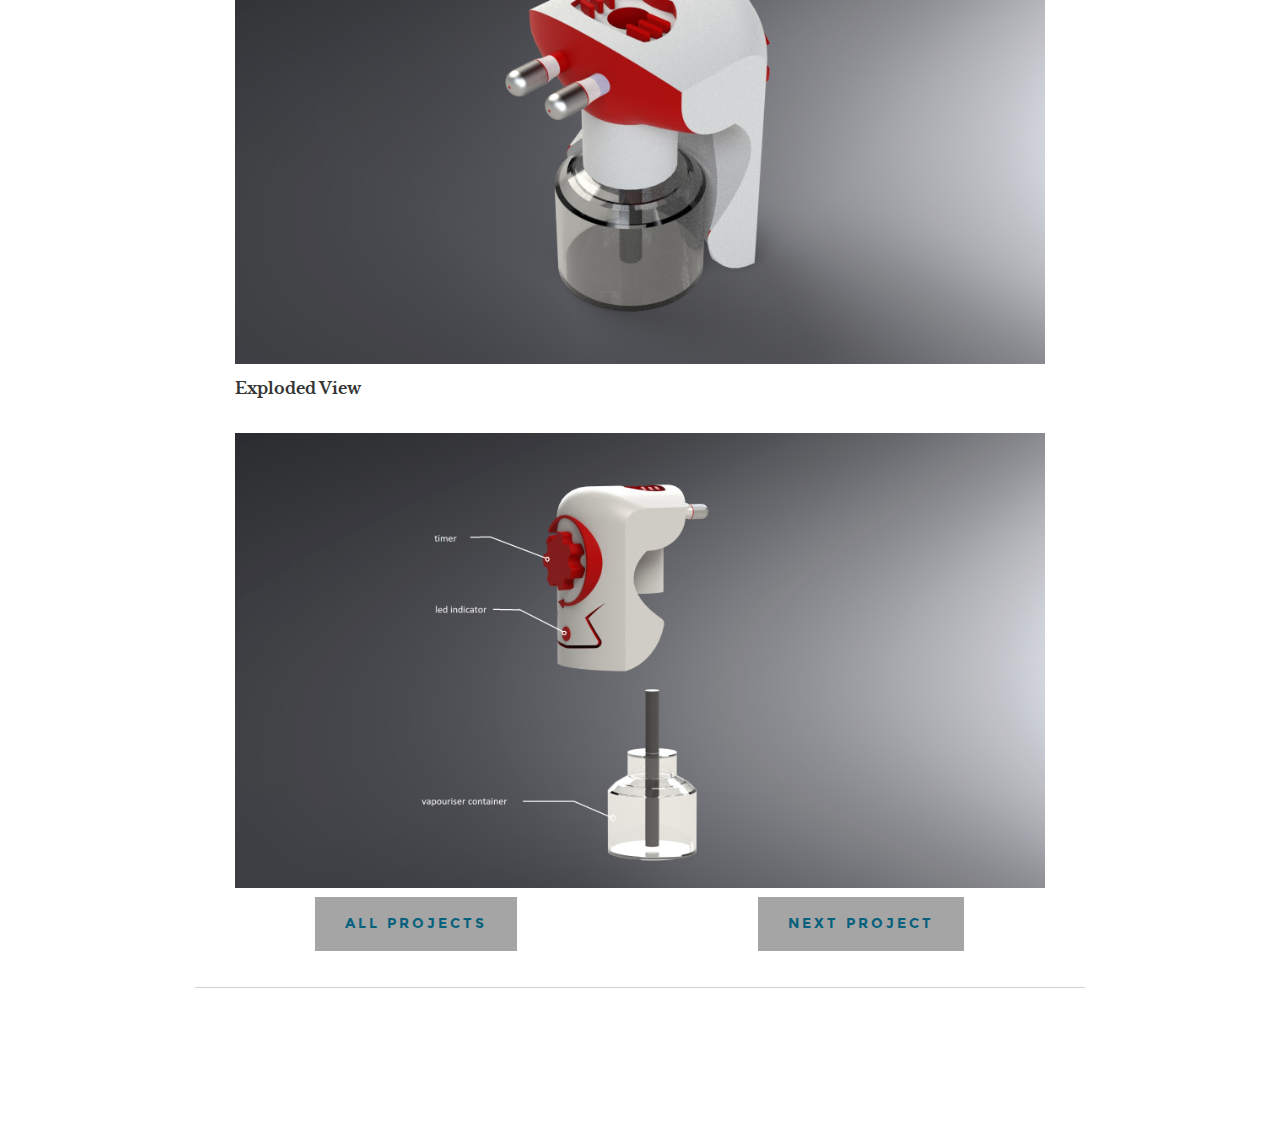
<file: Mosquitorepellent.html>
<!DOCTYPE html>
<head>
<!-- Global site tag (gtag.js) - Google Analytics -->
<script async src="https://www.googletagmanager.com/gtag/js?id=UA-138324629-2"></script>
<script>
  window.dataLayer = window.dataLayer || [];
  function gtag(){dataLayer.push(arguments);}
  gtag('js', new Date());

  gtag('config', 'UA-138324629-2');
</script>

   <!--- basic page needs
   ================================================== -->
   <meta charset="utf-8">
	<title>Mosquito Repellent</title>
	<meta name="description" content="">  
	<meta name="author" content="Vaibhav">

   <!-- mobile specific metas
   ================================================== -->
	<meta name="viewport" content="width=device-width, initial-scale=1, maximum-scale=1">

 	<!-- CSS
   ================================================== -->
   <link rel="stylesheet" href="css/base.css">
   <link rel="stylesheet" href="css/vendor.css">  
   <link rel="stylesheet" href="css/main.css">  

   <!-- script
   ================================================== -->
	<script src="js/modernizr.js"></script>
	<script src="js/pace.min.js"></script>

   <!-- favicons
	================================================== -->
	<link rel="shortcut icon" href="favicon.ico" type="image/x-icon">
	<link rel="icon" href="favicon.ico" type="image/x-icon">

</head>
<html>
<title>HTML Tutorial</title>
<body>		
	<header> 

		<div class="header-logo">
			 <a href="index.html">Vaibhav Agarwal</a>
		</div> 

	 <a id="header-menu-trigger"  class="opaque" href="#0">
			<span class="header-menu-text">Menu</span>
			 <span class="header-menu-icon"></span>
	 </a> 

	 <nav id="menu-nav-wrap">

		 <a href="#0" class="close-button" title="close"><span>Close</span></a>	

			<h3>Vaibhav</h3>  
			<h3>Agarwal</h3>  

		 <ul class="nav-list">
			 <li class="current"><a href="index.html" title="">Work</a></li>
			 <li><a href="aboutme.html" title="">About me</a></li>
			 <li><a href="images/resume.pdf" target=”_blank” title="">Resume</a></li>
			 						
		 </ul>	

				 

		 <ul class="header-social-list">
		 
					 <li>
						 <a href="https://www.behance.net/vaibhavgwa5ef9" target="_blank"><i class="fa fa-behance"></i></a>
					 </li>
					<li>
						<a href="https://www.linkedin.com/in/vaibhav-agarwal-65072787/" target="_blank"><i class="fa fa-linkedin"></i></a>
					</li>	         
			 </ul>		

	 </nav>  <!-- end #menu-nav-wrap -->

 </header>
   <section id="about">

   	<div class="row about-wrap">
   		<div class="col-full">

   			<div class="about-profile-bg"></div>

				<div class="intro">
					<h3 id="InternName" class="">Personal Project</h3>
	   			<p class="lead"><span>Mosquito</span> repellent with timer</p>	
				</div>
			<div>
				<p>Most common problem with mosquito repellent is we often forget to switch them off which leads to unnecessary wastage of the Liquid Vaporizer. 
                This design helps to save the liquid as it has an automatic timer installed in it by which you can control the timing.
                </p>
            <div><img src="images/Goodnight/Mosquitorepellent.jpg" alt=""></div>
            <img src="images/Goodnight/2.jpg" alt=""></div>
            <p><b>Exploded View</b></p>
			<img src="images/Goodnight/Exploded.jpg" alt=""></div>

			<div class="row">
				<div class="column" style="text-align: center"><button type="button"><a href="index.html">All Projects</a></button>
				<hr /></div>
				<div class="column" style="text-align: center"><button type="button"><a href="Creativeidea.html">Next Project</a></button>
				<hr /></div>	
				
			  </div>
			

			

						</div> 
					</div> <!-- end col-full  -->
				</div> <!-- end about-wrap  -->
	 
		 </section> <!-- end about -->
	 
				<!-- Java Script
			================================================== --> 
			<script src="js/jquery-2.1.3.min.js"></script>
			<script src="js/plugins.js"></script>
			<script src="js/main.js"></script>
	 </body>
	 </html>
</file>
<file: css/base.css>
/* =================================================================== 
 *
 *  Infinity v1.0 Base Stylesheet
 *  01-02-2017
 *  ------------------------------------------------------------------
 *  TOC:
 *  01. reset
 *  02. basic/base setup styles
 *  03. grid
 *  04. MISC
 *
 * =================================================================== */

/* ===================================================================
 *  01. reset - normalize.css v3.0.2 | MIT License | git.io/normalize
 *
 * ------------------------------------------------------------------- */
html {
  font-family: sans-serif;
  -ms-text-size-adjust: 100%;
  -webkit-text-size-adjust: 100%;
}

body {
  margin: 0;
}

article,
aside,
details,
figcaption,
figure,
footer,
header,
hgroup,
main,
menu,
nav,
section,
summary {
  display: block;
}

audio, canvas, progress, video {
  display: inline-block;
  vertical-align: baseline;
}

audio:not([controls]) {
  display: none;
  height: 0;
}

[hidden],
template {
  display: none;
}

a {
  background: transparent;
}

a:active, a:hover {
  outline: 0;
}

abbr[title] {
  border-bottom: 1px dotted;
}

b, strong {
  font-weight: bold;
}

dfn {
  font-style: italic;
}

h1 {
  font-size: 2em;
  margin: 0.67em 0;
}

mark {
  background: #ff0;
  color: #000;
}

small {
  font-size: 80%;
}

sub,
sup {
  font-size: 75%;
  line-height: 0;
  position: relative;
  vertical-align: baseline;
}

sup {
  top: -0.5em;
}

sub {
  bottom: -0.25em;
}

img {
  border: 0;
}

svg:not(:root) {
  overflow: hidden;
}

figure {
  margin: 1em 40px;
}

hr {
  -moz-box-sizing: content-box;
  box-sizing: content-box;
  height: 0;
}

pre {
  overflow: auto;
}

code,
kbd,
pre,
samp {
  font-family: monospace, monospace;
  font-size: 1em;
}

button, input, optgroup,
select, textarea {
  color: inherit;
  font: inherit;
  margin: 0;
}

button {
  overflow: visible;
}

button, select {
  text-transform: none;
}

button,
html input[type="button"],
input[type="reset"],
input[type="submit"] {
  -webkit-appearance: button;
  cursor: pointer;
}

button[disabled],
html input[disabled] {
  cursor: default;
}

button::-moz-focus-inner,
input::-moz-focus-inner {
  border: 0;
  padding: 0;
}

input {
  line-height: normal;
}

input[type="checkbox"],
input[type="radio"] {
  box-sizing: border-box;
  padding: 0;
}

input[type="number"]::-webkit-inner-spin-button,
input[type="number"]::-webkit-outer-spin-button {
  height: auto;
}

input[type="search"] {
  -webkit-appearance: textfield;
  -moz-box-sizing: content-box;
  -webkit-box-sizing: content-box;
  box-sizing: content-box;
}

input[type="search"]::-webkit-search-cancel-button,
input[type="search"]::-webkit-search-decoration {
  -webkit-appearance: none;
}

fieldset {
  border: 1px solid #c0c0c0;
  margin: 0 2px;
  padding: 0.35em 0.625em 0.75em;
}

legend {
  border: 0;
  padding: 0;
}

textarea {
  overflow: auto;
}

optgroup {
  font-weight: bold;
}

table {
  border-collapse: collapse;
  border-spacing: 0;
}

td, th {
  padding: 0;
}

/* ===================================================================
 *  02. basic/base setup styles - (_basic.scss)
 *
 * ------------------------------------------------------------------- */
html {
  font-size: 62.5%;
  box-sizing: border-box;
}

*,
*::before,
*::after {
  box-sizing: inherit;
}

body {
  font-weight: normal;
  line-height: 1;
  text-rendering: optimizeLegibility;
  word-wrap: break-word;
  -webkit-overflow-scrolling: touch;
  -webkit-text-size-adjust: none;
}

body, input, button {
  -moz-osx-font-smoothing: grayscale;
  -webkit-font-smoothing: antialiased;
}

/* ------------------------------------------------------------------- 
 * Media - (_basic.scss)
 * ------------------------------------------------------------------- */
img, video {
  max-width: 100%;
  height: auto;
}

/* ------------------------------------------------------------------- 
 * Typography resets - (_basic.scss)
 * ------------------------------------------------------------------- */
div, dl, dt, dd, ul, ol, li, h1, h2, h3, h4, h5, h6, pre, form, p, blockquote, th, td {
  margin: 0;
  padding: 0;
}

h1, h2, h3, h4, h5, h6 {
  -webkit-font-variant-ligatures: common-ligatures;
  -moz-font-variant-ligatures: common-ligatures;
  font-variant-ligatures: common-ligatures;
  text-rendering: optimizeLegibility;
}

em, i {
  font-style: italic;
  line-height: inherit;
}

strong, b {
  font-weight: bold;
  line-height: inherit;
}

small {
  font-size: 60%;
  line-height: inherit;
}

ol, ul {
  list-style: none;
}

li {
  display: block;
}

/* ------------------------------------------------------------------- 
 * links - (_basic.scss)
 * ------------------------------------------------------------------- */
a {
  text-decoration: none;
  line-height: inherit;
}

a img {
  border: none;
}

/* ------------------------------------------------------------------- 
 * inputs - (_basic.scss)
 * ------------------------------------------------------------------- */
fieldset {
  margin: 0;
  padding: 0;
}

input[type="email"],
input[type="number"],
input[type="search"],
input[type="text"],
input[type="tel"],
input[type="url"],
input[type="password"],
textarea {
  -webkit-appearance: none;
  -moz-appearance: none;
  -ms-appearance: none;
  -o-appearance: none;
  appearance: none;
}

/* ===================================================================
 *  03. grid - (_grid.scss)
 *
 * ------------------------------------------------------------------- */
.row {
  width: 94%;
  max-width: 1170px;
  margin: 0 auto;
}
.row:before, .row:after {
  content: "";
  display: table;
}
.row:after {
  clear: both;
}

.row .row {
  width: auto;
  max-width: none;
  margin-left: -20px;
  margin-right: -20px;
}

[class*="col-"], .bgrid {
  float: left;
}

[class*="col-"] + [class*="col-"].end {
  float: right;
}

[class*="col-"] {
  padding: 0 20px;
}

.col-one {
  width: 8.33333%;
}

.col-two, .col-1-6 {
  width: 16.66667%;
}

.col-three, .col-1-4 {
  width: 25%;
}

.col-four, .col-1-3 {
  width: 33.33333%;
}

.col-five {
  width: 41.66667%;
}

.col-six, .col-1-2 {
  width: 50%;
}

.col-seven {
  width: 58.33333%;
}

.col-eight, .col-2-3 {
  width: 66.66667%;
}

.col-nine, .col-3-4 {
  width: 75%;
}

.col-ten, .col-5-6 {
  width: 83.33333%;
}

.col-eleven {
  width: 91.66667%;
}

.col-twelve, .col-full {
  width: 100%;
}

/* ------------------------------------------------------------------- 
 * small screens - (_grid.scss)
 * ------------------------------------------------------------------- */
@media screen and (max-width: 1024px) {
  .row .row {
    margin-left: -18px;
    margin-right: -18px;
  }

  [class*="col-"] {
    padding: 0 18px;
  }
}
/* ------------------------------------------------------------------- 
 * tablets - (_grid.scss)
 * ------------------------------------------------------------------- */
@media screen and (max-width: 768px) {
  .row {
    width: auto;
    padding-left: 30px;
    padding-right: 30px;
  }

  .row .row {
    padding-left: 0;
    padding-right: 0;
    margin-left: -15px;
    margin-right: -15px;
  }

  [class*="col-"] {
    padding: 0 15px;
  }

  .tab-1-4 {
    width: 25%;
  }

  .tab-1-3 {
    width: 33.33333%;
  }

  .tab-1-2 {
    width: 50%;
  }

  .tab-2-3 {
    width: 66.66667%;
  }

  .tab-3-4 {
    width: 75%;
  }

  .tab-full {
    width: 100%;
  }
}
/* ------------------------------------------------------------------- 
 * large mobile devices - (_grid.scss)
 * ------------------------------------------------------------------- */
@media screen and (max-width: 600px) {
  .row {
    padding-left: 25px;
    padding-right: 25px;
  }

  .row .row {
    margin-left: -10px;
    margin-right: -10px;
  }

  [class*="col-"] {
    padding: 0 10px;
  }

  .mob-1-4 {
    width: 25%;
  }

  .mob-1-2 {
    width: 50%;
  }

  .mob-3-4 {
    width: 75%;
  }

  .mob-full {
    width: 100%;
  }
}
/* ------------------------------------------------------------------- 
 * small mobile devices - (_grid.scss)
 * ------------------------------------------------------------------- */
@media screen and (max-width: 400px) {
  .row .row {
    padding-left: 0;
    padding-right: 0;
    margin-left: 0;
    margin-right: 0;
  }

  [class*="col-"] {
    width: 100% !important;
    float: none !important;
    clear: both !important;
    margin-left: 0;
    margin-right: 0;
    padding: 0;
  }

  [class*="col-"] + [class*="col-"].end {
    float: none;
  }
}
/* ===================================================================
 * block grids - (_grid.scss)
 *
 * ------------------------------------------------------------------- */
[class*="block-"]:before, [class*="block-"]:after {
  content: "";
  display: table;
}
[class*="block-"]:after {
  clear: both;
}

.block-1-6 .bgrid {
  width: 16.66667%;
}

.block-1-4 .bgrid {
  width: 25%;
}

.block-1-3 .bgrid {
  width: 33.33333%;
}

.block-1-2 .bgrid {
  width: 50%;
}

/**
 * Clearing for block grid columns. Allow columns with 
 * different heights to align properly.
 */
.block-1-6 .bgrid:nth-child(6n+1),
.block-1-4 .bgrid:nth-child(4n+1),
.block-1-3 .bgrid:nth-child(3n+1),
.block-1-2 .bgrid:nth-child(2n+1) {
  clear: both;
}

/* ------------------------------------------------------------------- 
 * small screens - (_grid.scss)
 * ------------------------------------------------------------------- */
@media screen and (max-width: 1024px) {
  .block-s-1-6 .bgrid {
    width: 16.66667%;
  }

  .block-s-1-4 .bgrid {
    width: 25%;
  }

  .block-s-1-3 .bgrid {
    width: 33.33333%;
  }

  .block-s-1-2 .bgrid {
    width: 50%;
  }

  .block-s-full .bgrid {
    width: 100%;
    clear: both;
  }

  [class*="block-s-"] .bgrid:nth-child(n) {
    clear: none;
  }

  .block-s-1-6 .bgrid:nth-child(6n+1),
  .block-s-1-4 .bgrid:nth-child(4n+1),
  .block-s-1-3 .bgrid:nth-child(3n+1),
  .block-s-1-2 .bgrid:nth-child(2n+1) {
    clear: both;
  }
}
/* ------------------------------------------------------------------- 
 * tablets - (_grid.scss)
 * ------------------------------------------------------------------- */
@media screen and (max-width: 768px) {
  .block-tab-1-6 .bgrid {
    width: 16.66667%;
  }

  .block-tab-1-4 .bgrid {
    width: 25%;
  }

  .block-tab-1-3 .bgrid {
    width: 33.33333%;
  }

  .block-tab-1-2 .bgrid {
    width: 50%;
  }

  .block-tab-full .bgrid {
    width: 100%;
    clear: both;
  }

  [class*="block-tab-"] .bgrid:nth-child(n) {
    clear: none;
  }

  .block-tab-1-6 .bgrid:nth-child(6n+1),
  .block-tab-1-4 .bgrid:nth-child(4n+1),
  .block-tab-1-3 .bgrid:nth-child(3n+1),
  .block-tab-1-2 .bgrid:nth-child(2n+1) {
    clear: both;
  }
}
/* ------------------------------------------------------------------- 
 * large mobile devices - (_grid.scss)
 * ------------------------------------------------------------------- */
@media screen and (max-width: 600px) {
  .block-mob-1-6 .bgrid {
    width: 16.66667%;
  }

  .block-mob-1-4 .bgrid {
    width: 25%;
  }

  .block-mob-1-3 .bgrid {
    width: 33.33333%;
  }

  .block-mob-1-2 .bgrid {
    width: 50%;
  }

  .block-mob-full .bgrid {
    width: 100%;
    clear: both;
  }

  [class*="block-mob-"] .bgrid:nth-child(n) {
    clear: none;
  }

  .block-mob-1-6 .bgrid:nth-child(6n+1),
  .block-mob-1-4 .bgrid:nth-child(4n+1),
  .block-mob-1-3 .bgrid:nth-child(3n+1),
  .block-mob-1-2 .bgrid:nth-child(2n+1) {
    clear: both;
  }
}
/* ------------------------------------------------------------------- 
 * stack on small mobile devices - (_grid.scss)
 * ------------------------------------------------------------------- */
@media screen and (max-width: 400px) {
  .stack .bgrid {
    width: 100% !important;
    float: none !important;
    clear: both !important;
    margin-left: 0;
    margin-right: 0;
  }
}
/* ===================================================================
 *  04. MISC  - (_grid.scss)
 *
 * ------------------------------------------------------------------- */
 
/* Clearing - (http://nicolasgallagher.com/micro-clearfix-hack/
 */
.group:before, .group:after {
  content: "";
  display: table;
}
.group:after {
  clear: both;
}

/* Misc Helper Styles 
 */
.hide {
  display: none;
}

.invisible {
  visibility: hidden;
}

.antialiased {
  -webkit-font-smoothing: antialiased;
  -moz-osx-font-smoothing: grayscale;
}

.overflow-hidden {
  overflow: hidden;
}

.remove-bottom {
  margin-bottom: 0;
}

.half-bottom {
  margin-bottom: 1.5rem !important;
}

.add-bottom {
  margin-bottom: 3rem !important;
}

.no-border {
  border: none;
}

.full-width {
  width: 100%;
}

.text-center {
  text-align: center;
}

.text-left {
  text-align: left;
}

.text-right {
  text-align: right;
}

.pull-left {
  float: left;
}

.pull-right {
  float: right;
}

.align-center {
  margin-left: auto;
  margin-right: auto;
  text-align: center;
}
</file>
<file: css/vendor.css>
/* =================================================================== 
 *
 *  Infinity v1.0 Vendor/Third Party CSS 
 *  01-02-2017
 *  ------------------------------------------------------------------
 *
 *  TOC:
 *  01. Animate.css
 *  02. Lightgallery 
 *  03. Owl Carousel 
 *  04. Flexslider
 *
 * =================================================================== */

/**
 * 01. 
 * Animate.css - http://daneden.me/animate
 * Licensed under the MIT license - http://opensource.org/licenses/MIT
 *
 * Copyright (c) 2015 Daniel Eden
 * ===================================================================
 */
.animated {
  -webkit-animation-duration: 1s;
  animation-duration: 1s;
  -webkit-animation-fill-mode: both;
  animation-fill-mode: both;
}

.animated.infinite {
  -webkit-animation-iteration-count: infinite;
  animation-iteration-count: infinite;
}

.animated.hinge {
  -webkit-animation-duration: 2s;
  animation-duration: 2s;
}

.animated.bounceIn, .animated.bounceOut, .animated.flipOutX, .animated.flipOutY {
  -webkit-animation-duration: .75s;
  animation-duration: .75s;
}

@-webkit-keyframes bounce {
  20%,53%,80%,from,to {
    -webkit-animation-timing-function: cubic-bezier(0.215, 0.61, 0.355, 1);
    animation-timing-function: cubic-bezier(0.215, 0.61, 0.355, 1);
    -webkit-transform: translate3d(0, 0, 0);
    transform: translate3d(0, 0, 0);
  }
  40%,43% {
    -webkit-animation-timing-function: cubic-bezier(0.755, 0.05, 0.855, 0.06);
    animation-timing-function: cubic-bezier(0.755, 0.05, 0.855, 0.06);
    -webkit-transform: translate3d(0, -30px, 0);
    transform: translate3d(0, -30px, 0);
  }
  70% {
    -webkit-animation-timing-function: cubic-bezier(0.755, 0.05, 0.855, 0.06);
    animation-timing-function: cubic-bezier(0.755, 0.05, 0.855, 0.06);
    -webkit-transform: translate3d(0, -15px, 0);
    transform: translate3d(0, -15px, 0);
  }
  90% {
    -webkit-transform: translate3d(0, -4px, 0);
    transform: translate3d(0, -4px, 0);
  }
}
@keyframes bounce {
  20%,53%,80%,from,to {
    -webkit-animation-timing-function: cubic-bezier(0.215, 0.61, 0.355, 1);
    animation-timing-function: cubic-bezier(0.215, 0.61, 0.355, 1);
    -webkit-transform: translate3d(0, 0, 0);
    transform: translate3d(0, 0, 0);
  }
  40%,43% {
    -webkit-animation-timing-function: cubic-bezier(0.755, 0.05, 0.855, 0.06);
    animation-timing-function: cubic-bezier(0.755, 0.05, 0.855, 0.06);
    -webkit-transform: translate3d(0, -30px, 0);
    transform: translate3d(0, -30px, 0);
  }
  70% {
    -webkit-animation-timing-function: cubic-bezier(0.755, 0.05, 0.855, 0.06);
    animation-timing-function: cubic-bezier(0.755, 0.05, 0.855, 0.06);
    -webkit-transform: translate3d(0, -15px, 0);
    transform: translate3d(0, -15px, 0);
  }
  90% {
    -webkit-transform: translate3d(0, -4px, 0);
    transform: translate3d(0, -4px, 0);
  }
}
.bounce {
  -webkit-animation-name: bounce;
  animation-name: bounce;
  -webkit-transform-origin: center bottom;
  transform-origin: center bottom;
}

@-webkit-keyframes flash {
  50%,from,to {
    opacity: 1;
  }
  25%,75% {
    opacity: 0;
  }
}
@keyframes flash {
  50%,from,to {
    opacity: 1;
  }
  25%,75% {
    opacity: 0;
  }
}
.flash {
  -webkit-animation-name: flash;
  animation-name: flash;
}

@-webkit-keyframes pulse {
  from {
    -webkit-transform: scale3d(1, 1, 1);
    transform: scale3d(1, 1, 1);
  }
  50% {
    -webkit-transform: scale3d(1.05, 1.05, 1.05);
    transform: scale3d(1.05, 1.05, 1.05);
  }
  to {
    -webkit-transform: scale3d(1, 1, 1);
    transform: scale3d(1, 1, 1);
  }
}
@keyframes pulse {
  from {
    -webkit-transform: scale3d(1, 1, 1);
    transform: scale3d(1, 1, 1);
  }
  50% {
    -webkit-transform: scale3d(1.05, 1.05, 1.05);
    transform: scale3d(1.05, 1.05, 1.05);
  }
  to {
    -webkit-transform: scale3d(1, 1, 1);
    transform: scale3d(1, 1, 1);
  }
}
.pulse {
  -webkit-animation-name: pulse;
  animation-name: pulse;
}

@-webkit-keyframes rubberBand {
  from {
    -webkit-transform: scale3d(1, 1, 1);
    transform: scale3d(1, 1, 1);
  }
  30% {
    -webkit-transform: scale3d(1.25, 0.75, 1);
    transform: scale3d(1.25, 0.75, 1);
  }
  40% {
    -webkit-transform: scale3d(0.75, 1.25, 1);
    transform: scale3d(0.75, 1.25, 1);
  }
  50% {
    -webkit-transform: scale3d(1.15, 0.85, 1);
    transform: scale3d(1.15, 0.85, 1);
  }
  65% {
    -webkit-transform: scale3d(0.95, 1.05, 1);
    transform: scale3d(0.95, 1.05, 1);
  }
  75% {
    -webkit-transform: scale3d(1.05, 0.95, 1);
    transform: scale3d(1.05, 0.95, 1);
  }
  to {
    -webkit-transform: scale3d(1, 1, 1);
    transform: scale3d(1, 1, 1);
  }
}
@keyframes rubberBand {
  from {
    -webkit-transform: scale3d(1, 1, 1);
    transform: scale3d(1, 1, 1);
  }
  30% {
    -webkit-transform: scale3d(1.25, 0.75, 1);
    transform: scale3d(1.25, 0.75, 1);
  }
  40% {
    -webkit-transform: scale3d(0.75, 1.25, 1);
    transform: scale3d(0.75, 1.25, 1);
  }
  50% {
    -webkit-transform: scale3d(1.15, 0.85, 1);
    transform: scale3d(1.15, 0.85, 1);
  }
  65% {
    -webkit-transform: scale3d(0.95, 1.05, 1);
    transform: scale3d(0.95, 1.05, 1);
  }
  75% {
    -webkit-transform: scale3d(1.05, 0.95, 1);
    transform: scale3d(1.05, 0.95, 1);
  }
  to {
    -webkit-transform: scale3d(1, 1, 1);
    transform: scale3d(1, 1, 1);
  }
}
.rubberBand {
  -webkit-animation-name: rubberBand;
  animation-name: rubberBand;
}

@-webkit-keyframes shake {
  from,to {
    -webkit-transform: translate3d(0, 0, 0);
    transform: translate3d(0, 0, 0);
  }
  10%,30%,50%,70%,90% {
    -webkit-transform: translate3d(-10px, 0, 0);
    transform: translate3d(-10px, 0, 0);
  }
  20%,40%,60%,80% {
    -webkit-transform: translate3d(10px, 0, 0);
    transform: translate3d(10px, 0, 0);
  }
}
@keyframes shake {
  from,to {
    -webkit-transform: translate3d(0, 0, 0);
    transform: translate3d(0, 0, 0);
  }
  10%,30%,50%,70%,90% {
    -webkit-transform: translate3d(-10px, 0, 0);
    transform: translate3d(-10px, 0, 0);
  }
  20%,40%,60%,80% {
    -webkit-transform: translate3d(10px, 0, 0);
    transform: translate3d(10px, 0, 0);
  }
}
.shake {
  -webkit-animation-name: shake;
  animation-name: shake;
}

@-webkit-keyframes swing {
  20% {
    -webkit-transform: rotate3d(0, 0, 1, 15deg);
    transform: rotate3d(0, 0, 1, 15deg);
  }
  40% {
    -webkit-transform: rotate3d(0, 0, 1, -10deg);
    transform: rotate3d(0, 0, 1, -10deg);
  }
  60% {
    -webkit-transform: rotate3d(0, 0, 1, 5deg);
    transform: rotate3d(0, 0, 1, 5deg);
  }
  80% {
    -webkit-transform: rotate3d(0, 0, 1, -5deg);
    transform: rotate3d(0, 0, 1, -5deg);
  }
  to {
    -webkit-transform: rotate3d(0, 0, 1, 0deg);
    transform: rotate3d(0, 0, 1, 0deg);
  }
}
@keyframes swing {
  20% {
    -webkit-transform: rotate3d(0, 0, 1, 15deg);
    transform: rotate3d(0, 0, 1, 15deg);
  }
  40% {
    -webkit-transform: rotate3d(0, 0, 1, -10deg);
    transform: rotate3d(0, 0, 1, -10deg);
  }
  60% {
    -webkit-transform: rotate3d(0, 0, 1, 5deg);
    transform: rotate3d(0, 0, 1, 5deg);
  }
  80% {
    -webkit-transform: rotate3d(0, 0, 1, -5deg);
    transform: rotate3d(0, 0, 1, -5deg);
  }
  to {
    -webkit-transform: rotate3d(0, 0, 1, 0deg);
    transform: rotate3d(0, 0, 1, 0deg);
  }
}
.swing {
  -webkit-transform-origin: top center;
  transform-origin: top center;
  -webkit-animation-name: swing;
  animation-name: swing;
}

@-webkit-keyframes tada {
  from {
    -webkit-transform: scale3d(1, 1, 1);
    transform: scale3d(1, 1, 1);
  }
  10%,20% {
    -webkit-transform: scale3d(0.9, 0.9, 0.9) rotate3d(0, 0, 1, -3deg);
    transform: scale3d(0.9, 0.9, 0.9) rotate3d(0, 0, 1, -3deg);
  }
  30%,50%,70%,90% {
    -webkit-transform: scale3d(1.1, 1.1, 1.1) rotate3d(0, 0, 1, 3deg);
    transform: scale3d(1.1, 1.1, 1.1) rotate3d(0, 0, 1, 3deg);
  }
  40%,60%,80% {
    -webkit-transform: scale3d(1.1, 1.1, 1.1) rotate3d(0, 0, 1, -3deg);
    transform: scale3d(1.1, 1.1, 1.1) rotate3d(0, 0, 1, -3deg);
  }
  to {
    -webkit-transform: scale3d(1, 1, 1);
    transform: scale3d(1, 1, 1);
  }
}
@keyframes tada {
  from {
    -webkit-transform: scale3d(1, 1, 1);
    transform: scale3d(1, 1, 1);
  }
  10%,20% {
    -webkit-transform: scale3d(0.9, 0.9, 0.9) rotate3d(0, 0, 1, -3deg);
    transform: scale3d(0.9, 0.9, 0.9) rotate3d(0, 0, 1, -3deg);
  }
  30%,50%,70%,90% {
    -webkit-transform: scale3d(1.1, 1.1, 1.1) rotate3d(0, 0, 1, 3deg);
    transform: scale3d(1.1, 1.1, 1.1) rotate3d(0, 0, 1, 3deg);
  }
  40%,60%,80% {
    -webkit-transform: scale3d(1.1, 1.1, 1.1) rotate3d(0, 0, 1, -3deg);
    transform: scale3d(1.1, 1.1, 1.1) rotate3d(0, 0, 1, -3deg);
  }
  to {
    -webkit-transform: scale3d(1, 1, 1);
    transform: scale3d(1, 1, 1);
  }
}
.tada {
  -webkit-animation-name: tada;
  animation-name: tada;
}

@-webkit-keyframes wobble {
  from {
    -webkit-transform: none;
    transform: none;
  }
  15% {
    -webkit-transform: translate3d(-25%, 0, 0) rotate3d(0, 0, 1, -5deg);
    transform: translate3d(-25%, 0, 0) rotate3d(0, 0, 1, -5deg);
  }
  30% {
    -webkit-transform: translate3d(20%, 0, 0) rotate3d(0, 0, 1, 3deg);
    transform: translate3d(20%, 0, 0) rotate3d(0, 0, 1, 3deg);
  }
  45% {
    -webkit-transform: translate3d(-15%, 0, 0) rotate3d(0, 0, 1, -3deg);
    transform: translate3d(-15%, 0, 0) rotate3d(0, 0, 1, -3deg);
  }
  60% {
    -webkit-transform: translate3d(10%, 0, 0) rotate3d(0, 0, 1, 2deg);
    transform: translate3d(10%, 0, 0) rotate3d(0, 0, 1, 2deg);
  }
  75% {
    -webkit-transform: translate3d(-5%, 0, 0) rotate3d(0, 0, 1, -1deg);
    transform: translate3d(-5%, 0, 0) rotate3d(0, 0, 1, -1deg);
  }
  to {
    -webkit-transform: none;
    transform: none;
  }
}
@keyframes wobble {
  from {
    -webkit-transform: none;
    transform: none;
  }
  15% {
    -webkit-transform: translate3d(-25%, 0, 0) rotate3d(0, 0, 1, -5deg);
    transform: translate3d(-25%, 0, 0) rotate3d(0, 0, 1, -5deg);
  }
  30% {
    -webkit-transform: translate3d(20%, 0, 0) rotate3d(0, 0, 1, 3deg);
    transform: translate3d(20%, 0, 0) rotate3d(0, 0, 1, 3deg);
  }
  45% {
    -webkit-transform: translate3d(-15%, 0, 0) rotate3d(0, 0, 1, -3deg);
    transform: translate3d(-15%, 0, 0) rotate3d(0, 0, 1, -3deg);
  }
  60% {
    -webkit-transform: translate3d(10%, 0, 0) rotate3d(0, 0, 1, 2deg);
    transform: translate3d(10%, 0, 0) rotate3d(0, 0, 1, 2deg);
  }
  75% {
    -webkit-transform: translate3d(-5%, 0, 0) rotate3d(0, 0, 1, -1deg);
    transform: translate3d(-5%, 0, 0) rotate3d(0, 0, 1, -1deg);
  }
  to {
    -webkit-transform: none;
    transform: none;
  }
}
.wobble {
  -webkit-animation-name: wobble;
  animation-name: wobble;
}

@-webkit-keyframes jello {
  11.1%,from,to {
    -webkit-transform: none;
    transform: none;
  }
  22.2% {
    -webkit-transform: skewX(-12.5deg) skewY(-12.5deg);
    transform: skewX(-12.5deg) skewY(-12.5deg);
  }
  33.3% {
    -webkit-transform: skewX(6.25deg) skewY(6.25deg);
    transform: skewX(6.25deg) skewY(6.25deg);
  }
  44.4% {
    -webkit-transform: skewX(-3.125deg) skewY(-3.125deg);
    transform: skewX(-3.125deg) skewY(-3.125deg);
  }
  55.5% {
    -webkit-transform: skewX(1.5625deg) skewY(1.5625deg);
    transform: skewX(1.5625deg) skewY(1.5625deg);
  }
  66.6% {
    -webkit-transform: skewX(-0.78125deg) skewY(-0.78125deg);
    transform: skewX(-0.78125deg) skewY(-0.78125deg);
  }
  77.7% {
    -webkit-transform: skewX(0.39063deg) skewY(0.39063deg);
    transform: skewX(0.39063deg) skewY(0.39063deg);
  }
  88.8% {
    -webkit-transform: skewX(-0.19531deg) skewY(-0.19531deg);
    transform: skewX(-0.19531deg) skewY(-0.19531deg);
  }
}
@keyframes jello {
  11.1%,from,to {
    -webkit-transform: none;
    transform: none;
  }
  22.2% {
    -webkit-transform: skewX(-12.5deg) skewY(-12.5deg);
    transform: skewX(-12.5deg) skewY(-12.5deg);
  }
  33.3% {
    -webkit-transform: skewX(6.25deg) skewY(6.25deg);
    transform: skewX(6.25deg) skewY(6.25deg);
  }
  44.4% {
    -webkit-transform: skewX(-3.125deg) skewY(-3.125deg);
    transform: skewX(-3.125deg) skewY(-3.125deg);
  }
  55.5% {
    -webkit-transform: skewX(1.5625deg) skewY(1.5625deg);
    transform: skewX(1.5625deg) skewY(1.5625deg);
  }
  66.6% {
    -webkit-transform: skewX(-0.78125deg) skewY(-0.78125deg);
    transform: skewX(-0.78125deg) skewY(-0.78125deg);
  }
  77.7% {
    -webkit-transform: skewX(0.39063deg) skewY(0.39063deg);
    transform: skewX(0.39063deg) skewY(0.39063deg);
  }
  88.8% {
    -webkit-transform: skewX(-0.19531deg) skewY(-0.19531deg);
    transform: skewX(-0.19531deg) skewY(-0.19531deg);
  }
}
.jello {
  -webkit-animation-name: jello;
  animation-name: jello;
  -webkit-transform-origin: center;
  transform-origin: center;
}

@-webkit-keyframes bounceIn {
  20%,40%,60%,80%,from,to {
    -webkit-animation-timing-function: cubic-bezier(0.215, 0.61, 0.355, 1);
    animation-timing-function: cubic-bezier(0.215, 0.61, 0.355, 1);
  }
  0% {
    opacity: 0;
    -webkit-transform: scale3d(0.3, 0.3, 0.3);
    transform: scale3d(0.3, 0.3, 0.3);
  }
  20% {
    -webkit-transform: scale3d(1.1, 1.1, 1.1);
    transform: scale3d(1.1, 1.1, 1.1);
  }
  40% {
    -webkit-transform: scale3d(0.9, 0.9, 0.9);
    transform: scale3d(0.9, 0.9, 0.9);
  }
  60% {
    opacity: 1;
    -webkit-transform: scale3d(1.03, 1.03, 1.03);
    transform: scale3d(1.03, 1.03, 1.03);
  }
  80% {
    -webkit-transform: scale3d(0.97, 0.97, 0.97);
    transform: scale3d(0.97, 0.97, 0.97);
  }
  to {
    opacity: 1;
    -webkit-transform: scale3d(1, 1, 1);
    transform: scale3d(1, 1, 1);
  }
}
@keyframes bounceIn {
  20%,40%,60%,80%,from,to {
    -webkit-animation-timing-function: cubic-bezier(0.215, 0.61, 0.355, 1);
    animation-timing-function: cubic-bezier(0.215, 0.61, 0.355, 1);
  }
  0% {
    opacity: 0;
    -webkit-transform: scale3d(0.3, 0.3, 0.3);
    transform: scale3d(0.3, 0.3, 0.3);
  }
  20% {
    -webkit-transform: scale3d(1.1, 1.1, 1.1);
    transform: scale3d(1.1, 1.1, 1.1);
  }
  40% {
    -webkit-transform: scale3d(0.9, 0.9, 0.9);
    transform: scale3d(0.9, 0.9, 0.9);
  }
  60% {
    opacity: 1;
    -webkit-transform: scale3d(1.03, 1.03, 1.03);
    transform: scale3d(1.03, 1.03, 1.03);
  }
  80% {
    -webkit-transform: scale3d(0.97, 0.97, 0.97);
    transform: scale3d(0.97, 0.97, 0.97);
  }
  to {
    opacity: 1;
    -webkit-transform: scale3d(1, 1, 1);
    transform: scale3d(1, 1, 1);
  }
}
.bounceIn {
  -webkit-animation-name: bounceIn;
  animation-name: bounceIn;
}

@-webkit-keyframes bounceInDown {
  60%,75%,90%,from,to {
    -webkit-animation-timing-function: cubic-bezier(0.215, 0.61, 0.355, 1);
    animation-timing-function: cubic-bezier(0.215, 0.61, 0.355, 1);
  }
  0% {
    opacity: 0;
    -webkit-transform: translate3d(0, -3000px, 0);
    transform: translate3d(0, -3000px, 0);
  }
  60% {
    opacity: 1;
    -webkit-transform: translate3d(0, 25px, 0);
    transform: translate3d(0, 25px, 0);
  }
  75% {
    -webkit-transform: translate3d(0, -10px, 0);
    transform: translate3d(0, -10px, 0);
  }
  90% {
    -webkit-transform: translate3d(0, 5px, 0);
    transform: translate3d(0, 5px, 0);
  }
  to {
    -webkit-transform: none;
    transform: none;
  }
}
@keyframes bounceInDown {
  60%,75%,90%,from,to {
    -webkit-animation-timing-function: cubic-bezier(0.215, 0.61, 0.355, 1);
    animation-timing-function: cubic-bezier(0.215, 0.61, 0.355, 1);
  }
  0% {
    opacity: 0;
    -webkit-transform: translate3d(0, -3000px, 0);
    transform: translate3d(0, -3000px, 0);
  }
  60% {
    opacity: 1;
    -webkit-transform: translate3d(0, 25px, 0);
    transform: translate3d(0, 25px, 0);
  }
  75% {
    -webkit-transform: translate3d(0, -10px, 0);
    transform: translate3d(0, -10px, 0);
  }
  90% {
    -webkit-transform: translate3d(0, 5px, 0);
    transform: translate3d(0, 5px, 0);
  }
  to {
    -webkit-transform: none;
    transform: none;
  }
}
.bounceInDown {
  -webkit-animation-name: bounceInDown;
  animation-name: bounceInDown;
}

@-webkit-keyframes bounceInLeft {
  60%,75%,90%,from,to {
    -webkit-animation-timing-function: cubic-bezier(0.215, 0.61, 0.355, 1);
    animation-timing-function: cubic-bezier(0.215, 0.61, 0.355, 1);
  }
  0% {
    opacity: 0;
    -webkit-transform: translate3d(-3000px, 0, 0);
    transform: translate3d(-3000px, 0, 0);
  }
  60% {
    opacity: 1;
    -webkit-transform: translate3d(25px, 0, 0);
    transform: translate3d(25px, 0, 0);
  }
  75% {
    -webkit-transform: translate3d(-10px, 0, 0);
    transform: translate3d(-10px, 0, 0);
  }
  90% {
    -webkit-transform: translate3d(5px, 0, 0);
    transform: translate3d(5px, 0, 0);
  }
  to {
    -webkit-transform: none;
    transform: none;
  }
}
@keyframes bounceInLeft {
  60%,75%,90%,from,to {
    -webkit-animation-timing-function: cubic-bezier(0.215, 0.61, 0.355, 1);
    animation-timing-function: cubic-bezier(0.215, 0.61, 0.355, 1);
  }
  0% {
    opacity: 0;
    -webkit-transform: translate3d(-3000px, 0, 0);
    transform: translate3d(-3000px, 0, 0);
  }
  60% {
    opacity: 1;
    -webkit-transform: translate3d(25px, 0, 0);
    transform: translate3d(25px, 0, 0);
  }
  75% {
    -webkit-transform: translate3d(-10px, 0, 0);
    transform: translate3d(-10px, 0, 0);
  }
  90% {
    -webkit-transform: translate3d(5px, 0, 0);
    transform: translate3d(5px, 0, 0);
  }
  to {
    -webkit-transform: none;
    transform: none;
  }
}
.bounceInLeft {
  -webkit-animation-name: bounceInLeft;
  animation-name: bounceInLeft;
}

@-webkit-keyframes bounceInRight {
  60%,75%,90%,from,to {
    -webkit-animation-timing-function: cubic-bezier(0.215, 0.61, 0.355, 1);
    animation-timing-function: cubic-bezier(0.215, 0.61, 0.355, 1);
  }
  from {
    opacity: 0;
    -webkit-transform: translate3d(3000px, 0, 0);
    transform: translate3d(3000px, 0, 0);
  }
  60% {
    opacity: 1;
    -webkit-transform: translate3d(-25px, 0, 0);
    transform: translate3d(-25px, 0, 0);
  }
  75% {
    -webkit-transform: translate3d(10px, 0, 0);
    transform: translate3d(10px, 0, 0);
  }
  90% {
    -webkit-transform: translate3d(-5px, 0, 0);
    transform: translate3d(-5px, 0, 0);
  }
  to {
    -webkit-transform: none;
    transform: none;
  }
}
@keyframes bounceInRight {
  60%,75%,90%,from,to {
    -webkit-animation-timing-function: cubic-bezier(0.215, 0.61, 0.355, 1);
    animation-timing-function: cubic-bezier(0.215, 0.61, 0.355, 1);
  }
  from {
    opacity: 0;
    -webkit-transform: translate3d(3000px, 0, 0);
    transform: translate3d(3000px, 0, 0);
  }
  60% {
    opacity: 1;
    -webkit-transform: translate3d(-25px, 0, 0);
    transform: translate3d(-25px, 0, 0);
  }
  75% {
    -webkit-transform: translate3d(10px, 0, 0);
    transform: translate3d(10px, 0, 0);
  }
  90% {
    -webkit-transform: translate3d(-5px, 0, 0);
    transform: translate3d(-5px, 0, 0);
  }
  to {
    -webkit-transform: none;
    transform: none;
  }
}
.bounceInRight {
  -webkit-animation-name: bounceInRight;
  animation-name: bounceInRight;
}

@-webkit-keyframes bounceInUp {
  60%,75%,90%,from,to {
    -webkit-animation-timing-function: cubic-bezier(0.215, 0.61, 0.355, 1);
    animation-timing-function: cubic-bezier(0.215, 0.61, 0.355, 1);
  }
  from {
    opacity: 0;
    -webkit-transform: translate3d(0, 3000px, 0);
    transform: translate3d(0, 3000px, 0);
  }
  60% {
    opacity: 1;
    -webkit-transform: translate3d(0, -20px, 0);
    transform: translate3d(0, -20px, 0);
  }
  75% {
    -webkit-transform: translate3d(0, 10px, 0);
    transform: translate3d(0, 10px, 0);
  }
  90% {
    -webkit-transform: translate3d(0, -5px, 0);
    transform: translate3d(0, -5px, 0);
  }
  to {
    -webkit-transform: translate3d(0, 0, 0);
    transform: translate3d(0, 0, 0);
  }
}
@keyframes bounceInUp {
  60%,75%,90%,from,to {
    -webkit-animation-timing-function: cubic-bezier(0.215, 0.61, 0.355, 1);
    animation-timing-function: cubic-bezier(0.215, 0.61, 0.355, 1);
  }
  from {
    opacity: 0;
    -webkit-transform: translate3d(0, 3000px, 0);
    transform: translate3d(0, 3000px, 0);
  }
  60% {
    opacity: 1;
    -webkit-transform: translate3d(0, -20px, 0);
    transform: translate3d(0, -20px, 0);
  }
  75% {
    -webkit-transform: translate3d(0, 10px, 0);
    transform: translate3d(0, 10px, 0);
  }
  90% {
    -webkit-transform: translate3d(0, -5px, 0);
    transform: translate3d(0, -5px, 0);
  }
  to {
    -webkit-transform: translate3d(0, 0, 0);
    transform: translate3d(0, 0, 0);
  }
}
.bounceInUp {
  -webkit-animation-name: bounceInUp;
  animation-name: bounceInUp;
}

@-webkit-keyframes bounceOut {
  20% {
    -webkit-transform: scale3d(0.9, 0.9, 0.9);
    transform: scale3d(0.9, 0.9, 0.9);
  }
  50%,55% {
    opacity: 1;
    -webkit-transform: scale3d(1.1, 1.1, 1.1);
    transform: scale3d(1.1, 1.1, 1.1);
  }
  to {
    opacity: 0;
    -webkit-transform: scale3d(0.3, 0.3, 0.3);
    transform: scale3d(0.3, 0.3, 0.3);
  }
}
@keyframes bounceOut {
  20% {
    -webkit-transform: scale3d(0.9, 0.9, 0.9);
    transform: scale3d(0.9, 0.9, 0.9);
  }
  50%,55% {
    opacity: 1;
    -webkit-transform: scale3d(1.1, 1.1, 1.1);
    transform: scale3d(1.1, 1.1, 1.1);
  }
  to {
    opacity: 0;
    -webkit-transform: scale3d(0.3, 0.3, 0.3);
    transform: scale3d(0.3, 0.3, 0.3);
  }
}
.bounceOut {
  -webkit-animation-name: bounceOut;
  animation-name: bounceOut;
}

@-webkit-keyframes bounceOutDown {
  20% {
    -webkit-transform: translate3d(0, 10px, 0);
    transform: translate3d(0, 10px, 0);
  }
  40%,45% {
    opacity: 1;
    -webkit-transform: translate3d(0, -20px, 0);
    transform: translate3d(0, -20px, 0);
  }
  to {
    opacity: 0;
    -webkit-transform: translate3d(0, 2000px, 0);
    transform: translate3d(0, 2000px, 0);
  }
}
@keyframes bounceOutDown {
  20% {
    -webkit-transform: translate3d(0, 10px, 0);
    transform: translate3d(0, 10px, 0);
  }
  40%,45% {
    opacity: 1;
    -webkit-transform: translate3d(0, -20px, 0);
    transform: translate3d(0, -20px, 0);
  }
  to {
    opacity: 0;
    -webkit-transform: translate3d(0, 2000px, 0);
    transform: translate3d(0, 2000px, 0);
  }
}
.bounceOutDown {
  -webkit-animation-name: bounceOutDown;
  animation-name: bounceOutDown;
}

@-webkit-keyframes bounceOutLeft {
  20% {
    opacity: 1;
    -webkit-transform: translate3d(20px, 0, 0);
    transform: translate3d(20px, 0, 0);
  }
  to {
    opacity: 0;
    -webkit-transform: translate3d(-2000px, 0, 0);
    transform: translate3d(-2000px, 0, 0);
  }
}
@keyframes bounceOutLeft {
  20% {
    opacity: 1;
    -webkit-transform: translate3d(20px, 0, 0);
    transform: translate3d(20px, 0, 0);
  }
  to {
    opacity: 0;
    -webkit-transform: translate3d(-2000px, 0, 0);
    transform: translate3d(-2000px, 0, 0);
  }
}
.bounceOutLeft {
  -webkit-animation-name: bounceOutLeft;
  animation-name: bounceOutLeft;
}

@-webkit-keyframes bounceOutRight {
  20% {
    opacity: 1;
    -webkit-transform: translate3d(-20px, 0, 0);
    transform: translate3d(-20px, 0, 0);
  }
  to {
    opacity: 0;
    -webkit-transform: translate3d(2000px, 0, 0);
    transform: translate3d(2000px, 0, 0);
  }
}
@keyframes bounceOutRight {
  20% {
    opacity: 1;
    -webkit-transform: translate3d(-20px, 0, 0);
    transform: translate3d(-20px, 0, 0);
  }
  to {
    opacity: 0;
    -webkit-transform: translate3d(2000px, 0, 0);
    transform: translate3d(2000px, 0, 0);
  }
}
.bounceOutRight {
  -webkit-animation-name: bounceOutRight;
  animation-name: bounceOutRight;
}

@-webkit-keyframes bounceOutUp {
  20% {
    -webkit-transform: translate3d(0, -10px, 0);
    transform: translate3d(0, -10px, 0);
  }
  40%,45% {
    opacity: 1;
    -webkit-transform: translate3d(0, 20px, 0);
    transform: translate3d(0, 20px, 0);
  }
  to {
    opacity: 0;
    -webkit-transform: translate3d(0, -2000px, 0);
    transform: translate3d(0, -2000px, 0);
  }
}
@keyframes bounceOutUp {
  20% {
    -webkit-transform: translate3d(0, -10px, 0);
    transform: translate3d(0, -10px, 0);
  }
  40%,45% {
    opacity: 1;
    -webkit-transform: translate3d(0, 20px, 0);
    transform: translate3d(0, 20px, 0);
  }
  to {
    opacity: 0;
    -webkit-transform: translate3d(0, -2000px, 0);
    transform: translate3d(0, -2000px, 0);
  }
}
.bounceOutUp {
  -webkit-animation-name: bounceOutUp;
  animation-name: bounceOutUp;
}

@-webkit-keyframes fadeIn {
  from {
    opacity: 0;
  }
  to {
    opacity: 1;
  }
}
@keyframes fadeIn {
  from {
    opacity: 0;
  }
  to {
    opacity: 1;
  }
}
.fadeIn {
  -webkit-animation-name: fadeIn;
  animation-name: fadeIn;
}

@-webkit-keyframes fadeInDown {
  from {
    opacity: 0;
    -webkit-transform: translate3d(0, -100%, 0);
    transform: translate3d(0, -100%, 0);
  }
  to {
    opacity: 1;
    -webkit-transform: none;
    transform: none;
  }
}
@keyframes fadeInDown {
  from {
    opacity: 0;
    -webkit-transform: translate3d(0, -100%, 0);
    transform: translate3d(0, -100%, 0);
  }
  to {
    opacity: 1;
    -webkit-transform: none;
    transform: none;
  }
}
.fadeInDown {
  -webkit-animation-name: fadeInDown;
  animation-name: fadeInDown;
}

@-webkit-keyframes fadeInDownBig {
  from {
    opacity: 0;
    -webkit-transform: translate3d(0, -2000px, 0);
    transform: translate3d(0, -2000px, 0);
  }
  to {
    opacity: 1;
    -webkit-transform: none;
    transform: none;
  }
}
@keyframes fadeInDownBig {
  from {
    opacity: 0;
    -webkit-transform: translate3d(0, -2000px, 0);
    transform: translate3d(0, -2000px, 0);
  }
  to {
    opacity: 1;
    -webkit-transform: none;
    transform: none;
  }
}
.fadeInDownBig {
  -webkit-animation-name: fadeInDownBig;
  animation-name: fadeInDownBig;
}

@-webkit-keyframes fadeInLeft {
  from {
    opacity: 0;
    -webkit-transform: translate3d(-100%, 0, 0);
    transform: translate3d(-100%, 0, 0);
  }
  to {
    opacity: 1;
    -webkit-transform: none;
    transform: none;
  }
}
@keyframes fadeInLeft {
  from {
    opacity: 0;
    -webkit-transform: translate3d(-100%, 0, 0);
    transform: translate3d(-100%, 0, 0);
  }
  to {
    opacity: 1;
    -webkit-transform: none;
    transform: none;
  }
}
.fadeInLeft {
  -webkit-animation-name: fadeInLeft;
  animation-name: fadeInLeft;
}

@-webkit-keyframes fadeInLeftBig {
  from {
    opacity: 0;
    -webkit-transform: translate3d(-2000px, 0, 0);
    transform: translate3d(-2000px, 0, 0);
  }
  to {
    opacity: 1;
    -webkit-transform: none;
    transform: none;
  }
}
@keyframes fadeInLeftBig {
  from {
    opacity: 0;
    -webkit-transform: translate3d(-2000px, 0, 0);
    transform: translate3d(-2000px, 0, 0);
  }
  to {
    opacity: 1;
    -webkit-transform: none;
    transform: none;
  }
}
.fadeInLeftBig {
  -webkit-animation-name: fadeInLeftBig;
  animation-name: fadeInLeftBig;
}

@-webkit-keyframes fadeInRight {
  from {
    opacity: 0;
    -webkit-transform: translate3d(100%, 0, 0);
    transform: translate3d(100%, 0, 0);
  }
  to {
    opacity: 1;
    -webkit-transform: none;
    transform: none;
  }
}
@keyframes fadeInRight {
  from {
    opacity: 0;
    -webkit-transform: translate3d(100%, 0, 0);
    transform: translate3d(100%, 0, 0);
  }
  to {
    opacity: 1;
    -webkit-transform: none;
    transform: none;
  }
}
.fadeInRight {
  -webkit-animation-name: fadeInRight;
  animation-name: fadeInRight;
}

@-webkit-keyframes fadeInRightBig {
  from {
    opacity: 0;
    -webkit-transform: translate3d(2000px, 0, 0);
    transform: translate3d(2000px, 0, 0);
  }
  to {
    opacity: 1;
    -webkit-transform: none;
    transform: none;
  }
}
@keyframes fadeInRightBig {
  from {
    opacity: 0;
    -webkit-transform: translate3d(2000px, 0, 0);
    transform: translate3d(2000px, 0, 0);
  }
  to {
    opacity: 1;
    -webkit-transform: none;
    transform: none;
  }
}
.fadeInRightBig {
  -webkit-animation-name: fadeInRightBig;
  animation-name: fadeInRightBig;
}

@-webkit-keyframes fadeInUp {
  from {
    opacity: 0;
    -webkit-transform: translate3d(0, 100%, 0);
    transform: translate3d(0, 100%, 0);
  }
  to {
    opacity: 1;
    -webkit-transform: none;
    transform: none;
  }
}
@keyframes fadeInUp {
  from {
    opacity: 0;
    -webkit-transform: translate3d(0, 100%, 0);
    transform: translate3d(0, 100%, 0);
  }
  to {
    opacity: 1;
    -webkit-transform: none;
    transform: none;
  }
}
.fadeInUp {
  -webkit-animation-name: fadeInUp;
  animation-name: fadeInUp;
}

@-webkit-keyframes fadeInUpBig {
  from {
    opacity: 0;
    -webkit-transform: translate3d(0, 2000px, 0);
    transform: translate3d(0, 2000px, 0);
  }
  to {
    opacity: 1;
    -webkit-transform: none;
    transform: none;
  }
}
@keyframes fadeInUpBig {
  from {
    opacity: 0;
    -webkit-transform: translate3d(0, 2000px, 0);
    transform: translate3d(0, 2000px, 0);
  }
  to {
    opacity: 1;
    -webkit-transform: none;
    transform: none;
  }
}
.fadeInUpBig {
  -webkit-animation-name: fadeInUpBig;
  animation-name: fadeInUpBig;
}

@-webkit-keyframes fadeOut {
  from {
    opacity: 1;
  }
  to {
    opacity: 0;
  }
}
@keyframes fadeOut {
  from {
    opacity: 1;
  }
  to {
    opacity: 0;
  }
}
.fadeOut {
  -webkit-animation-name: fadeOut;
  animation-name: fadeOut;
}

@-webkit-keyframes fadeOutDown {
  from {
    opacity: 1;
  }
  to {
    opacity: 0;
    -webkit-transform: translate3d(0, 100%, 0);
    transform: translate3d(0, 100%, 0);
  }
}
@keyframes fadeOutDown {
  from {
    opacity: 1;
  }
  to {
    opacity: 0;
    -webkit-transform: translate3d(0, 100%, 0);
    transform: translate3d(0, 100%, 0);
  }
}
.fadeOutDown {
  -webkit-animation-name: fadeOutDown;
  animation-name: fadeOutDown;
}

@-webkit-keyframes fadeOutDownBig {
  from {
    opacity: 1;
  }
  to {
    opacity: 0;
    -webkit-transform: translate3d(0, 2000px, 0);
    transform: translate3d(0, 2000px, 0);
  }
}
@keyframes fadeOutDownBig {
  from {
    opacity: 1;
  }
  to {
    opacity: 0;
    -webkit-transform: translate3d(0, 2000px, 0);
    transform: translate3d(0, 2000px, 0);
  }
}
.fadeOutDownBig {
  -webkit-animation-name: fadeOutDownBig;
  animation-name: fadeOutDownBig;
}

@-webkit-keyframes fadeOutLeft {
  from {
    opacity: 1;
  }
  to {
    opacity: 0;
    -webkit-transform: translate3d(-100%, 0, 0);
    transform: translate3d(-100%, 0, 0);
  }
}
@keyframes fadeOutLeft {
  from {
    opacity: 1;
  }
  to {
    opacity: 0;
    -webkit-transform: translate3d(-100%, 0, 0);
    transform: translate3d(-100%, 0, 0);
  }
}
.fadeOutLeft {
  -webkit-animation-name: fadeOutLeft;
  animation-name: fadeOutLeft;
}

@-webkit-keyframes fadeOutLeftBig {
  from {
    opacity: 1;
  }
  to {
    opacity: 0;
    -webkit-transform: translate3d(-2000px, 0, 0);
    transform: translate3d(-2000px, 0, 0);
  }
}
@keyframes fadeOutLeftBig {
  from {
    opacity: 1;
  }
  to {
    opacity: 0;
    -webkit-transform: translate3d(-2000px, 0, 0);
    transform: translate3d(-2000px, 0, 0);
  }
}
.fadeOutLeftBig {
  -webkit-animation-name: fadeOutLeftBig;
  animation-name: fadeOutLeftBig;
}

@-webkit-keyframes fadeOutRight {
  from {
    opacity: 1;
  }
  to {
    opacity: 0;
    -webkit-transform: translate3d(100%, 0, 0);
    transform: translate3d(100%, 0, 0);
  }
}
@keyframes fadeOutRight {
  from {
    opacity: 1;
  }
  to {
    opacity: 0;
    -webkit-transform: translate3d(100%, 0, 0);
    transform: translate3d(100%, 0, 0);
  }
}
.fadeOutRight {
  -webkit-animation-name: fadeOutRight;
  animation-name: fadeOutRight;
}

@-webkit-keyframes fadeOutRightBig {
  from {
    opacity: 1;
  }
  to {
    opacity: 0;
    -webkit-transform: translate3d(2000px, 0, 0);
    transform: translate3d(2000px, 0, 0);
  }
}
@keyframes fadeOutRightBig {
  from {
    opacity: 1;
  }
  to {
    opacity: 0;
    -webkit-transform: translate3d(2000px, 0, 0);
    transform: translate3d(2000px, 0, 0);
  }
}
.fadeOutRightBig {
  -webkit-animation-name: fadeOutRightBig;
  animation-name: fadeOutRightBig;
}

@-webkit-keyframes fadeOutUp {
  from {
    opacity: 1;
  }
  to {
    opacity: 0;
    -webkit-transform: translate3d(0, -100%, 0);
    transform: translate3d(0, -100%, 0);
  }
}
@keyframes fadeOutUp {
  from {
    opacity: 1;
  }
  to {
    opacity: 0;
    -webkit-transform: translate3d(0, -100%, 0);
    transform: translate3d(0, -100%, 0);
  }
}
.fadeOutUp {
  -webkit-animation-name: fadeOutUp;
  animation-name: fadeOutUp;
}

@-webkit-keyframes fadeOutUpBig {
  from {
    opacity: 1;
  }
  to {
    opacity: 0;
    -webkit-transform: translate3d(0, -2000px, 0);
    transform: translate3d(0, -2000px, 0);
  }
}
@keyframes fadeOutUpBig {
  from {
    opacity: 1;
  }
  to {
    opacity: 0;
    -webkit-transform: translate3d(0, -2000px, 0);
    transform: translate3d(0, -2000px, 0);
  }
}
.fadeOutUpBig {
  -webkit-animation-name: fadeOutUpBig;
  animation-name: fadeOutUpBig;
}

@-webkit-keyframes flip {
  from {
    -webkit-transform: perspective(400px) rotate3d(0, 1, 0, -360deg);
    transform: perspective(400px) rotate3d(0, 1, 0, -360deg);
    -webkit-animation-timing-function: ease-out;
    animation-timing-function: ease-out;
  }
  40% {
    -webkit-transform: perspective(400px) translate3d(0, 0, 150px) rotate3d(0, 1, 0, -190deg);
    transform: perspective(400px) translate3d(0, 0, 150px) rotate3d(0, 1, 0, -190deg);
    -webkit-animation-timing-function: ease-out;
    animation-timing-function: ease-out;
  }
  50% {
    -webkit-transform: perspective(400px) translate3d(0, 0, 150px) rotate3d(0, 1, 0, -170deg);
    transform: perspective(400px) translate3d(0, 0, 150px) rotate3d(0, 1, 0, -170deg);
    -webkit-animation-timing-function: ease-in;
    animation-timing-function: ease-in;
  }
  80% {
    -webkit-transform: perspective(400px) scale3d(0.95, 0.95, 0.95);
    transform: perspective(400px) scale3d(0.95, 0.95, 0.95);
    -webkit-animation-timing-function: ease-in;
    animation-timing-function: ease-in;
  }
  to {
    -webkit-transform: perspective(400px);
    transform: perspective(400px);
    -webkit-animation-timing-function: ease-in;
    animation-timing-function: ease-in;
  }
}
@keyframes flip {
  from {
    -webkit-transform: perspective(400px) rotate3d(0, 1, 0, -360deg);
    transform: perspective(400px) rotate3d(0, 1, 0, -360deg);
    -webkit-animation-timing-function: ease-out;
    animation-timing-function: ease-out;
  }
  40% {
    -webkit-transform: perspective(400px) translate3d(0, 0, 150px) rotate3d(0, 1, 0, -190deg);
    transform: perspective(400px) translate3d(0, 0, 150px) rotate3d(0, 1, 0, -190deg);
    -webkit-animation-timing-function: ease-out;
    animation-timing-function: ease-out;
  }
  50% {
    -webkit-transform: perspective(400px) translate3d(0, 0, 150px) rotate3d(0, 1, 0, -170deg);
    transform: perspective(400px) translate3d(0, 0, 150px) rotate3d(0, 1, 0, -170deg);
    -webkit-animation-timing-function: ease-in;
    animation-timing-function: ease-in;
  }
  80% {
    -webkit-transform: perspective(400px) scale3d(0.95, 0.95, 0.95);
    transform: perspective(400px) scale3d(0.95, 0.95, 0.95);
    -webkit-animation-timing-function: ease-in;
    animation-timing-function: ease-in;
  }
  to {
    -webkit-transform: perspective(400px);
    transform: perspective(400px);
    -webkit-animation-timing-function: ease-in;
    animation-timing-function: ease-in;
  }
}
.animated.flip {
  -webkit-backface-visibility: visible;
  backface-visibility: visible;
  -webkit-animation-name: flip;
  animation-name: flip;
}

@-webkit-keyframes flipInX {
  from {
    -webkit-transform: perspective(400px) rotate3d(1, 0, 0, 90deg);
    transform: perspective(400px) rotate3d(1, 0, 0, 90deg);
    -webkit-animation-timing-function: ease-in;
    animation-timing-function: ease-in;
    opacity: 0;
  }
  40% {
    -webkit-transform: perspective(400px) rotate3d(1, 0, 0, -20deg);
    transform: perspective(400px) rotate3d(1, 0, 0, -20deg);
    -webkit-animation-timing-function: ease-in;
    animation-timing-function: ease-in;
  }
  60% {
    -webkit-transform: perspective(400px) rotate3d(1, 0, 0, 10deg);
    transform: perspective(400px) rotate3d(1, 0, 0, 10deg);
    opacity: 1;
  }
  80% {
    -webkit-transform: perspective(400px) rotate3d(1, 0, 0, -5deg);
    transform: perspective(400px) rotate3d(1, 0, 0, -5deg);
  }
  to {
    -webkit-transform: perspective(400px);
    transform: perspective(400px);
  }
}
@keyframes flipInX {
  from {
    -webkit-transform: perspective(400px) rotate3d(1, 0, 0, 90deg);
    transform: perspective(400px) rotate3d(1, 0, 0, 90deg);
    -webkit-animation-timing-function: ease-in;
    animation-timing-function: ease-in;
    opacity: 0;
  }
  40% {
    -webkit-transform: perspective(400px) rotate3d(1, 0, 0, -20deg);
    transform: perspective(400px) rotate3d(1, 0, 0, -20deg);
    -webkit-animation-timing-function: ease-in;
    animation-timing-function: ease-in;
  }
  60% {
    -webkit-transform: perspective(400px) rotate3d(1, 0, 0, 10deg);
    transform: perspective(400px) rotate3d(1, 0, 0, 10deg);
    opacity: 1;
  }
  80% {
    -webkit-transform: perspective(400px) rotate3d(1, 0, 0, -5deg);
    transform: perspective(400px) rotate3d(1, 0, 0, -5deg);
  }
  to {
    -webkit-transform: perspective(400px);
    transform: perspective(400px);
  }
}
.flipInX {
  -webkit-backface-visibility: visible !important;
  backface-visibility: visible !important;
  -webkit-animation-name: flipInX;
  animation-name: flipInX;
}

@-webkit-keyframes flipInY {
  from {
    -webkit-transform: perspective(400px) rotate3d(0, 1, 0, 90deg);
    transform: perspective(400px) rotate3d(0, 1, 0, 90deg);
    -webkit-animation-timing-function: ease-in;
    animation-timing-function: ease-in;
    opacity: 0;
  }
  40% {
    -webkit-transform: perspective(400px) rotate3d(0, 1, 0, -20deg);
    transform: perspective(400px) rotate3d(0, 1, 0, -20deg);
    -webkit-animation-timing-function: ease-in;
    animation-timing-function: ease-in;
  }
  60% {
    -webkit-transform: perspective(400px) rotate3d(0, 1, 0, 10deg);
    transform: perspective(400px) rotate3d(0, 1, 0, 10deg);
    opacity: 1;
  }
  80% {
    -webkit-transform: perspective(400px) rotate3d(0, 1, 0, -5deg);
    transform: perspective(400px) rotate3d(0, 1, 0, -5deg);
  }
  to {
    -webkit-transform: perspective(400px);
    transform: perspective(400px);
  }
}
@keyframes flipInY {
  from {
    -webkit-transform: perspective(400px) rotate3d(0, 1, 0, 90deg);
    transform: perspective(400px) rotate3d(0, 1, 0, 90deg);
    -webkit-animation-timing-function: ease-in;
    animation-timing-function: ease-in;
    opacity: 0;
  }
  40% {
    -webkit-transform: perspective(400px) rotate3d(0, 1, 0, -20deg);
    transform: perspective(400px) rotate3d(0, 1, 0, -20deg);
    -webkit-animation-timing-function: ease-in;
    animation-timing-function: ease-in;
  }
  60% {
    -webkit-transform: perspective(400px) rotate3d(0, 1, 0, 10deg);
    transform: perspective(400px) rotate3d(0, 1, 0, 10deg);
    opacity: 1;
  }
  80% {
    -webkit-transform: perspective(400px) rotate3d(0, 1, 0, -5deg);
    transform: perspective(400px) rotate3d(0, 1, 0, -5deg);
  }
  to {
    -webkit-transform: perspective(400px);
    transform: perspective(400px);
  }
}
.flipInY {
  -webkit-backface-visibility: visible !important;
  backface-visibility: visible !important;
  -webkit-animation-name: flipInY;
  animation-name: flipInY;
}

@-webkit-keyframes flipOutX {
  from {
    -webkit-transform: perspective(400px);
    transform: perspective(400px);
  }
  30% {
    -webkit-transform: perspective(400px) rotate3d(1, 0, 0, -20deg);
    transform: perspective(400px) rotate3d(1, 0, 0, -20deg);
    opacity: 1;
  }
  to {
    -webkit-transform: perspective(400px) rotate3d(1, 0, 0, 90deg);
    transform: perspective(400px) rotate3d(1, 0, 0, 90deg);
    opacity: 0;
  }
}
@keyframes flipOutX {
  from {
    -webkit-transform: perspective(400px);
    transform: perspective(400px);
  }
  30% {
    -webkit-transform: perspective(400px) rotate3d(1, 0, 0, -20deg);
    transform: perspective(400px) rotate3d(1, 0, 0, -20deg);
    opacity: 1;
  }
  to {
    -webkit-transform: perspective(400px) rotate3d(1, 0, 0, 90deg);
    transform: perspective(400px) rotate3d(1, 0, 0, 90deg);
    opacity: 0;
  }
}
.flipOutX {
  -webkit-animation-name: flipOutX;
  animation-name: flipOutX;
  -webkit-backface-visibility: visible !important;
  backface-visibility: visible !important;
}

@-webkit-keyframes flipOutY {
  from {
    -webkit-transform: perspective(400px);
    transform: perspective(400px);
  }
  30% {
    -webkit-transform: perspective(400px) rotate3d(0, 1, 0, -15deg);
    transform: perspective(400px) rotate3d(0, 1, 0, -15deg);
    opacity: 1;
  }
  to {
    -webkit-transform: perspective(400px) rotate3d(0, 1, 0, 90deg);
    transform: perspective(400px) rotate3d(0, 1, 0, 90deg);
    opacity: 0;
  }
}
@keyframes flipOutY {
  from {
    -webkit-transform: perspective(400px);
    transform: perspective(400px);
  }
  30% {
    -webkit-transform: perspective(400px) rotate3d(0, 1, 0, -15deg);
    transform: perspective(400px) rotate3d(0, 1, 0, -15deg);
    opacity: 1;
  }
  to {
    -webkit-transform: perspective(400px) rotate3d(0, 1, 0, 90deg);
    transform: perspective(400px) rotate3d(0, 1, 0, 90deg);
    opacity: 0;
  }
}
.flipOutY {
  -webkit-backface-visibility: visible !important;
  backface-visibility: visible !important;
  -webkit-animation-name: flipOutY;
  animation-name: flipOutY;
}

@-webkit-keyframes lightSpeedIn {
  from {
    -webkit-transform: translate3d(100%, 0, 0) skewX(-30deg);
    transform: translate3d(100%, 0, 0) skewX(-30deg);
    opacity: 0;
  }
  60% {
    -webkit-transform: skewX(20deg);
    transform: skewX(20deg);
    opacity: 1;
  }
  80% {
    -webkit-transform: skewX(-5deg);
    transform: skewX(-5deg);
    opacity: 1;
  }
  to {
    -webkit-transform: none;
    transform: none;
    opacity: 1;
  }
}
@keyframes lightSpeedIn {
  from {
    -webkit-transform: translate3d(100%, 0, 0) skewX(-30deg);
    transform: translate3d(100%, 0, 0) skewX(-30deg);
    opacity: 0;
  }
  60% {
    -webkit-transform: skewX(20deg);
    transform: skewX(20deg);
    opacity: 1;
  }
  80% {
    -webkit-transform: skewX(-5deg);
    transform: skewX(-5deg);
    opacity: 1;
  }
  to {
    -webkit-transform: none;
    transform: none;
    opacity: 1;
  }
}
.lightSpeedIn {
  -webkit-animation-name: lightSpeedIn;
  animation-name: lightSpeedIn;
  -webkit-animation-timing-function: ease-out;
  animation-timing-function: ease-out;
}

@-webkit-keyframes lightSpeedOut {
  from {
    opacity: 1;
  }
  to {
    -webkit-transform: translate3d(100%, 0, 0) skewX(30deg);
    transform: translate3d(100%, 0, 0) skewX(30deg);
    opacity: 0;
  }
}
@keyframes lightSpeedOut {
  from {
    opacity: 1;
  }
  to {
    -webkit-transform: translate3d(100%, 0, 0) skewX(30deg);
    transform: translate3d(100%, 0, 0) skewX(30deg);
    opacity: 0;
  }
}
.lightSpeedOut {
  -webkit-animation-name: lightSpeedOut;
  animation-name: lightSpeedOut;
  -webkit-animation-timing-function: ease-in;
  animation-timing-function: ease-in;
}

@-webkit-keyframes rotateIn {
  from {
    -webkit-transform-origin: center;
    transform-origin: center;
    -webkit-transform: rotate3d(0, 0, 1, -200deg);
    transform: rotate3d(0, 0, 1, -200deg);
    opacity: 0;
  }
  to {
    -webkit-transform-origin: center;
    transform-origin: center;
    -webkit-transform: none;
    transform: none;
    opacity: 1;
  }
}
@keyframes rotateIn {
  from {
    -webkit-transform-origin: center;
    transform-origin: center;
    -webkit-transform: rotate3d(0, 0, 1, -200deg);
    transform: rotate3d(0, 0, 1, -200deg);
    opacity: 0;
  }
  to {
    -webkit-transform-origin: center;
    transform-origin: center;
    -webkit-transform: none;
    transform: none;
    opacity: 1;
  }
}
.rotateIn {
  -webkit-animation-name: rotateIn;
  animation-name: rotateIn;
}

@-webkit-keyframes rotateInDownLeft {
  from {
    -webkit-transform-origin: left bottom;
    transform-origin: left bottom;
    -webkit-transform: rotate3d(0, 0, 1, -45deg);
    transform: rotate3d(0, 0, 1, -45deg);
    opacity: 0;
  }
  to {
    -webkit-transform-origin: left bottom;
    transform-origin: left bottom;
    -webkit-transform: none;
    transform: none;
    opacity: 1;
  }
}
@keyframes rotateInDownLeft {
  from {
    -webkit-transform-origin: left bottom;
    transform-origin: left bottom;
    -webkit-transform: rotate3d(0, 0, 1, -45deg);
    transform: rotate3d(0, 0, 1, -45deg);
    opacity: 0;
  }
  to {
    -webkit-transform-origin: left bottom;
    transform-origin: left bottom;
    -webkit-transform: none;
    transform: none;
    opacity: 1;
  }
}
.rotateInDownLeft {
  -webkit-animation-name: rotateInDownLeft;
  animation-name: rotateInDownLeft;
}

@-webkit-keyframes rotateInDownRight {
  from {
    -webkit-transform-origin: right bottom;
    transform-origin: right bottom;
    -webkit-transform: rotate3d(0, 0, 1, 45deg);
    transform: rotate3d(0, 0, 1, 45deg);
    opacity: 0;
  }
  to {
    -webkit-transform-origin: right bottom;
    transform-origin: right bottom;
    -webkit-transform: none;
    transform: none;
    opacity: 1;
  }
}
@keyframes rotateInDownRight {
  from {
    -webkit-transform-origin: right bottom;
    transform-origin: right bottom;
    -webkit-transform: rotate3d(0, 0, 1, 45deg);
    transform: rotate3d(0, 0, 1, 45deg);
    opacity: 0;
  }
  to {
    -webkit-transform-origin: right bottom;
    transform-origin: right bottom;
    -webkit-transform: none;
    transform: none;
    opacity: 1;
  }
}
.rotateInDownRight {
  -webkit-animation-name: rotateInDownRight;
  animation-name: rotateInDownRight;
}

@-webkit-keyframes rotateInUpLeft {
  from {
    -webkit-transform-origin: left bottom;
    transform-origin: left bottom;
    -webkit-transform: rotate3d(0, 0, 1, 45deg);
    transform: rotate3d(0, 0, 1, 45deg);
    opacity: 0;
  }
  to {
    -webkit-transform-origin: left bottom;
    transform-origin: left bottom;
    -webkit-transform: none;
    transform: none;
    opacity: 1;
  }
}
@keyframes rotateInUpLeft {
  from {
    -webkit-transform-origin: left bottom;
    transform-origin: left bottom;
    -webkit-transform: rotate3d(0, 0, 1, 45deg);
    transform: rotate3d(0, 0, 1, 45deg);
    opacity: 0;
  }
  to {
    -webkit-transform-origin: left bottom;
    transform-origin: left bottom;
    -webkit-transform: none;
    transform: none;
    opacity: 1;
  }
}
.rotateInUpLeft {
  -webkit-animation-name: rotateInUpLeft;
  animation-name: rotateInUpLeft;
}

@-webkit-keyframes rotateInUpRight {
  from {
    -webkit-transform-origin: right bottom;
    transform-origin: right bottom;
    -webkit-transform: rotate3d(0, 0, 1, -90deg);
    transform: rotate3d(0, 0, 1, -90deg);
    opacity: 0;
  }
  to {
    -webkit-transform-origin: right bottom;
    transform-origin: right bottom;
    -webkit-transform: none;
    transform: none;
    opacity: 1;
  }
}
@keyframes rotateInUpRight {
  from {
    -webkit-transform-origin: right bottom;
    transform-origin: right bottom;
    -webkit-transform: rotate3d(0, 0, 1, -90deg);
    transform: rotate3d(0, 0, 1, -90deg);
    opacity: 0;
  }
  to {
    -webkit-transform-origin: right bottom;
    transform-origin: right bottom;
    -webkit-transform: none;
    transform: none;
    opacity: 1;
  }
}
.rotateInUpRight {
  -webkit-animation-name: rotateInUpRight;
  animation-name: rotateInUpRight;
}

@-webkit-keyframes rotateOut {
  from {
    -webkit-transform-origin: center;
    transform-origin: center;
    opacity: 1;
  }
  to {
    -webkit-transform-origin: center;
    transform-origin: center;
    -webkit-transform: rotate3d(0, 0, 1, 200deg);
    transform: rotate3d(0, 0, 1, 200deg);
    opacity: 0;
  }
}
@keyframes rotateOut {
  from {
    -webkit-transform-origin: center;
    transform-origin: center;
    opacity: 1;
  }
  to {
    -webkit-transform-origin: center;
    transform-origin: center;
    -webkit-transform: rotate3d(0, 0, 1, 200deg);
    transform: rotate3d(0, 0, 1, 200deg);
    opacity: 0;
  }
}
.rotateOut {
  -webkit-animation-name: rotateOut;
  animation-name: rotateOut;
}

@-webkit-keyframes rotateOutDownLeft {
  from {
    -webkit-transform-origin: left bottom;
    transform-origin: left bottom;
    opacity: 1;
  }
  to {
    -webkit-transform-origin: left bottom;
    transform-origin: left bottom;
    -webkit-transform: rotate3d(0, 0, 1, 45deg);
    transform: rotate3d(0, 0, 1, 45deg);
    opacity: 0;
  }
}
@keyframes rotateOutDownLeft {
  from {
    -webkit-transform-origin: left bottom;
    transform-origin: left bottom;
    opacity: 1;
  }
  to {
    -webkit-transform-origin: left bottom;
    transform-origin: left bottom;
    -webkit-transform: rotate3d(0, 0, 1, 45deg);
    transform: rotate3d(0, 0, 1, 45deg);
    opacity: 0;
  }
}
.rotateOutDownLeft {
  -webkit-animation-name: rotateOutDownLeft;
  animation-name: rotateOutDownLeft;
}

@-webkit-keyframes rotateOutDownRight {
  from {
    -webkit-transform-origin: right bottom;
    transform-origin: right bottom;
    opacity: 1;
  }
  to {
    -webkit-transform-origin: right bottom;
    transform-origin: right bottom;
    -webkit-transform: rotate3d(0, 0, 1, -45deg);
    transform: rotate3d(0, 0, 1, -45deg);
    opacity: 0;
  }
}
@keyframes rotateOutDownRight {
  from {
    -webkit-transform-origin: right bottom;
    transform-origin: right bottom;
    opacity: 1;
  }
  to {
    -webkit-transform-origin: right bottom;
    transform-origin: right bottom;
    -webkit-transform: rotate3d(0, 0, 1, -45deg);
    transform: rotate3d(0, 0, 1, -45deg);
    opacity: 0;
  }
}
.rotateOutDownRight {
  -webkit-animation-name: rotateOutDownRight;
  animation-name: rotateOutDownRight;
}

@-webkit-keyframes rotateOutUpLeft {
  from {
    -webkit-transform-origin: left bottom;
    transform-origin: left bottom;
    opacity: 1;
  }
  to {
    -webkit-transform-origin: left bottom;
    transform-origin: left bottom;
    -webkit-transform: rotate3d(0, 0, 1, -45deg);
    transform: rotate3d(0, 0, 1, -45deg);
    opacity: 0;
  }
}
@keyframes rotateOutUpLeft {
  from {
    -webkit-transform-origin: left bottom;
    transform-origin: left bottom;
    opacity: 1;
  }
  to {
    -webkit-transform-origin: left bottom;
    transform-origin: left bottom;
    -webkit-transform: rotate3d(0, 0, 1, -45deg);
    transform: rotate3d(0, 0, 1, -45deg);
    opacity: 0;
  }
}
.rotateOutUpLeft {
  -webkit-animation-name: rotateOutUpLeft;
  animation-name: rotateOutUpLeft;
}

@-webkit-keyframes rotateOutUpRight {
  from {
    -webkit-transform-origin: right bottom;
    transform-origin: right bottom;
    opacity: 1;
  }
  to {
    -webkit-transform-origin: right bottom;
    transform-origin: right bottom;
    -webkit-transform: rotate3d(0, 0, 1, 90deg);
    transform: rotate3d(0, 0, 1, 90deg);
    opacity: 0;
  }
}
@keyframes rotateOutUpRight {
  from {
    -webkit-transform-origin: right bottom;
    transform-origin: right bottom;
    opacity: 1;
  }
  to {
    -webkit-transform-origin: right bottom;
    transform-origin: right bottom;
    -webkit-transform: rotate3d(0, 0, 1, 90deg);
    transform: rotate3d(0, 0, 1, 90deg);
    opacity: 0;
  }
}
.rotateOutUpRight {
  -webkit-animation-name: rotateOutUpRight;
  animation-name: rotateOutUpRight;
}

@-webkit-keyframes hinge {
  0% {
    -webkit-transform-origin: top left;
    transform-origin: top left;
    -webkit-animation-timing-function: ease-in-out;
    animation-timing-function: ease-in-out;
  }
  20%,60% {
    -webkit-transform: rotate3d(0, 0, 1, 80deg);
    transform: rotate3d(0, 0, 1, 80deg);
    -webkit-transform-origin: top left;
    transform-origin: top left;
    -webkit-animation-timing-function: ease-in-out;
    animation-timing-function: ease-in-out;
  }
  40%,80% {
    -webkit-transform: rotate3d(0, 0, 1, 60deg);
    transform: rotate3d(0, 0, 1, 60deg);
    -webkit-transform-origin: top left;
    transform-origin: top left;
    -webkit-animation-timing-function: ease-in-out;
    animation-timing-function: ease-in-out;
    opacity: 1;
  }
  to {
    -webkit-transform: translate3d(0, 700px, 0);
    transform: translate3d(0, 700px, 0);
    opacity: 0;
  }
}
@keyframes hinge {
  0% {
    -webkit-transform-origin: top left;
    transform-origin: top left;
    -webkit-animation-timing-function: ease-in-out;
    animation-timing-function: ease-in-out;
  }
  20%,60% {
    -webkit-transform: rotate3d(0, 0, 1, 80deg);
    transform: rotate3d(0, 0, 1, 80deg);
    -webkit-transform-origin: top left;
    transform-origin: top left;
    -webkit-animation-timing-function: ease-in-out;
    animation-timing-function: ease-in-out;
  }
  40%,80% {
    -webkit-transform: rotate3d(0, 0, 1, 60deg);
    transform: rotate3d(0, 0, 1, 60deg);
    -webkit-transform-origin: top left;
    transform-origin: top left;
    -webkit-animation-timing-function: ease-in-out;
    animation-timing-function: ease-in-out;
    opacity: 1;
  }
  to {
    -webkit-transform: translate3d(0, 700px, 0);
    transform: translate3d(0, 700px, 0);
    opacity: 0;
  }
}
.hinge {
  -webkit-animation-name: hinge;
  animation-name: hinge;
}

@-webkit-keyframes rollIn {
  from {
    opacity: 0;
    -webkit-transform: translate3d(-100%, 0, 0) rotate3d(0, 0, 1, -120deg);
    transform: translate3d(-100%, 0, 0) rotate3d(0, 0, 1, -120deg);
  }
  to {
    opacity: 1;
    -webkit-transform: none;
    transform: none;
  }
}
@keyframes rollIn {
  from {
    opacity: 0;
    -webkit-transform: translate3d(-100%, 0, 0) rotate3d(0, 0, 1, -120deg);
    transform: translate3d(-100%, 0, 0) rotate3d(0, 0, 1, -120deg);
  }
  to {
    opacity: 1;
    -webkit-transform: none;
    transform: none;
  }
}
.rollIn {
  -webkit-animation-name: rollIn;
  animation-name: rollIn;
}

@-webkit-keyframes rollOut {
  from {
    opacity: 1;
  }
  to {
    opacity: 0;
    -webkit-transform: translate3d(100%, 0, 0) rotate3d(0, 0, 1, 120deg);
    transform: translate3d(100%, 0, 0) rotate3d(0, 0, 1, 120deg);
  }
}
@keyframes rollOut {
  from {
    opacity: 1;
  }
  to {
    opacity: 0;
    -webkit-transform: translate3d(100%, 0, 0) rotate3d(0, 0, 1, 120deg);
    transform: translate3d(100%, 0, 0) rotate3d(0, 0, 1, 120deg);
  }
}
.rollOut {
  -webkit-animation-name: rollOut;
  animation-name: rollOut;
}

@-webkit-keyframes zoomIn {
  from {
    opacity: 0;
    -webkit-transform: scale3d(0.3, 0.3, 0.3);
    transform: scale3d(0.3, 0.3, 0.3);
  }
  50% {
    opacity: 1;
  }
}
@keyframes zoomIn {
  from {
    opacity: 0;
    -webkit-transform: scale3d(0.3, 0.3, 0.3);
    transform: scale3d(0.3, 0.3, 0.3);
  }
  50% {
    opacity: 1;
  }
}
.zoomIn {
  -webkit-animation-name: zoomIn;
  animation-name: zoomIn;
}

@-webkit-keyframes zoomInDown {
  from {
    opacity: 0;
    -webkit-transform: scale3d(0.1, 0.1, 0.1) translate3d(0, -1000px, 0);
    transform: scale3d(0.1, 0.1, 0.1) translate3d(0, -1000px, 0);
    -webkit-animation-timing-function: cubic-bezier(0.55, 0.055, 0.675, 0.19);
    animation-timing-function: cubic-bezier(0.55, 0.055, 0.675, 0.19);
  }
  60% {
    opacity: 1;
    -webkit-transform: scale3d(0.475, 0.475, 0.475) translate3d(0, 60px, 0);
    transform: scale3d(0.475, 0.475, 0.475) translate3d(0, 60px, 0);
    -webkit-animation-timing-function: cubic-bezier(0.175, 0.885, 0.32, 1);
    animation-timing-function: cubic-bezier(0.175, 0.885, 0.32, 1);
  }
}
@keyframes zoomInDown {
  from {
    opacity: 0;
    -webkit-transform: scale3d(0.1, 0.1, 0.1) translate3d(0, -1000px, 0);
    transform: scale3d(0.1, 0.1, 0.1) translate3d(0, -1000px, 0);
    -webkit-animation-timing-function: cubic-bezier(0.55, 0.055, 0.675, 0.19);
    animation-timing-function: cubic-bezier(0.55, 0.055, 0.675, 0.19);
  }
  60% {
    opacity: 1;
    -webkit-transform: scale3d(0.475, 0.475, 0.475) translate3d(0, 60px, 0);
    transform: scale3d(0.475, 0.475, 0.475) translate3d(0, 60px, 0);
    -webkit-animation-timing-function: cubic-bezier(0.175, 0.885, 0.32, 1);
    animation-timing-function: cubic-bezier(0.175, 0.885, 0.32, 1);
  }
}
.zoomInDown {
  -webkit-animation-name: zoomInDown;
  animation-name: zoomInDown;
}

@-webkit-keyframes zoomInLeft {
  from {
    opacity: 0;
    -webkit-transform: scale3d(0.1, 0.1, 0.1) translate3d(-1000px, 0, 0);
    transform: scale3d(0.1, 0.1, 0.1) translate3d(-1000px, 0, 0);
    -webkit-animation-timing-function: cubic-bezier(0.55, 0.055, 0.675, 0.19);
    animation-timing-function: cubic-bezier(0.55, 0.055, 0.675, 0.19);
  }
  60% {
    opacity: 1;
    -webkit-transform: scale3d(0.475, 0.475, 0.475) translate3d(10px, 0, 0);
    transform: scale3d(0.475, 0.475, 0.475) translate3d(10px, 0, 0);
    -webkit-animation-timing-function: cubic-bezier(0.175, 0.885, 0.32, 1);
    animation-timing-function: cubic-bezier(0.175, 0.885, 0.32, 1);
  }
}
@keyframes zoomInLeft {
  from {
    opacity: 0;
    -webkit-transform: scale3d(0.1, 0.1, 0.1) translate3d(-1000px, 0, 0);
    transform: scale3d(0.1, 0.1, 0.1) translate3d(-1000px, 0, 0);
    -webkit-animation-timing-function: cubic-bezier(0.55, 0.055, 0.675, 0.19);
    animation-timing-function: cubic-bezier(0.55, 0.055, 0.675, 0.19);
  }
  60% {
    opacity: 1;
    -webkit-transform: scale3d(0.475, 0.475, 0.475) translate3d(10px, 0, 0);
    transform: scale3d(0.475, 0.475, 0.475) translate3d(10px, 0, 0);
    -webkit-animation-timing-function: cubic-bezier(0.175, 0.885, 0.32, 1);
    animation-timing-function: cubic-bezier(0.175, 0.885, 0.32, 1);
  }
}
.zoomInLeft {
  -webkit-animation-name: zoomInLeft;
  animation-name: zoomInLeft;
}

@-webkit-keyframes zoomInRight {
  from {
    opacity: 0;
    -webkit-transform: scale3d(0.1, 0.1, 0.1) translate3d(1000px, 0, 0);
    transform: scale3d(0.1, 0.1, 0.1) translate3d(1000px, 0, 0);
    -webkit-animation-timing-function: cubic-bezier(0.55, 0.055, 0.675, 0.19);
    animation-timing-function: cubic-bezier(0.55, 0.055, 0.675, 0.19);
  }
  60% {
    opacity: 1;
    -webkit-transform: scale3d(0.475, 0.475, 0.475) translate3d(-10px, 0, 0);
    transform: scale3d(0.475, 0.475, 0.475) translate3d(-10px, 0, 0);
    -webkit-animation-timing-function: cubic-bezier(0.175, 0.885, 0.32, 1);
    animation-timing-function: cubic-bezier(0.175, 0.885, 0.32, 1);
  }
}
@keyframes zoomInRight {
  from {
    opacity: 0;
    -webkit-transform: scale3d(0.1, 0.1, 0.1) translate3d(1000px, 0, 0);
    transform: scale3d(0.1, 0.1, 0.1) translate3d(1000px, 0, 0);
    -webkit-animation-timing-function: cubic-bezier(0.55, 0.055, 0.675, 0.19);
    animation-timing-function: cubic-bezier(0.55, 0.055, 0.675, 0.19);
  }
  60% {
    opacity: 1;
    -webkit-transform: scale3d(0.475, 0.475, 0.475) translate3d(-10px, 0, 0);
    transform: scale3d(0.475, 0.475, 0.475) translate3d(-10px, 0, 0);
    -webkit-animation-timing-function: cubic-bezier(0.175, 0.885, 0.32, 1);
    animation-timing-function: cubic-bezier(0.175, 0.885, 0.32, 1);
  }
}
.zoomInRight {
  -webkit-animation-name: zoomInRight;
  animation-name: zoomInRight;
}

@-webkit-keyframes zoomInUp {
  from {
    opacity: 0;
    -webkit-transform: scale3d(0.1, 0.1, 0.1) translate3d(0, 1000px, 0);
    transform: scale3d(0.1, 0.1, 0.1) translate3d(0, 1000px, 0);
    -webkit-animation-timing-function: cubic-bezier(0.55, 0.055, 0.675, 0.19);
    animation-timing-function: cubic-bezier(0.55, 0.055, 0.675, 0.19);
  }
  60% {
    opacity: 1;
    -webkit-transform: scale3d(0.475, 0.475, 0.475) translate3d(0, -60px, 0);
    transform: scale3d(0.475, 0.475, 0.475) translate3d(0, -60px, 0);
    -webkit-animation-timing-function: cubic-bezier(0.175, 0.885, 0.32, 1);
    animation-timing-function: cubic-bezier(0.175, 0.885, 0.32, 1);
  }
}
@keyframes zoomInUp {
  from {
    opacity: 0;
    -webkit-transform: scale3d(0.1, 0.1, 0.1) translate3d(0, 1000px, 0);
    transform: scale3d(0.1, 0.1, 0.1) translate3d(0, 1000px, 0);
    -webkit-animation-timing-function: cubic-bezier(0.55, 0.055, 0.675, 0.19);
    animation-timing-function: cubic-bezier(0.55, 0.055, 0.675, 0.19);
  }
  60% {
    opacity: 1;
    -webkit-transform: scale3d(0.475, 0.475, 0.475) translate3d(0, -60px, 0);
    transform: scale3d(0.475, 0.475, 0.475) translate3d(0, -60px, 0);
    -webkit-animation-timing-function: cubic-bezier(0.175, 0.885, 0.32, 1);
    animation-timing-function: cubic-bezier(0.175, 0.885, 0.32, 1);
  }
}
.zoomInUp {
  -webkit-animation-name: zoomInUp;
  animation-name: zoomInUp;
}

@-webkit-keyframes zoomOut {
  from {
    opacity: 1;
  }
  50% {
    opacity: 0;
    -webkit-transform: scale3d(0.3, 0.3, 0.3);
    transform: scale3d(0.3, 0.3, 0.3);
  }
  to {
    opacity: 0;
  }
}
@keyframes zoomOut {
  from {
    opacity: 1;
  }
  50% {
    opacity: 0;
    -webkit-transform: scale3d(0.3, 0.3, 0.3);
    transform: scale3d(0.3, 0.3, 0.3);
  }
  to {
    opacity: 0;
  }
}
.zoomOut {
  -webkit-animation-name: zoomOut;
  animation-name: zoomOut;
}

@-webkit-keyframes zoomOutDown {
  40% {
    opacity: 1;
    -webkit-transform: scale3d(0.475, 0.475, 0.475) translate3d(0, -60px, 0);
    transform: scale3d(0.475, 0.475, 0.475) translate3d(0, -60px, 0);
    -webkit-animation-timing-function: cubic-bezier(0.55, 0.055, 0.675, 0.19);
    animation-timing-function: cubic-bezier(0.55, 0.055, 0.675, 0.19);
  }
  to {
    opacity: 0;
    -webkit-transform: scale3d(0.1, 0.1, 0.1) translate3d(0, 2000px, 0);
    transform: scale3d(0.1, 0.1, 0.1) translate3d(0, 2000px, 0);
    -webkit-transform-origin: center bottom;
    transform-origin: center bottom;
    -webkit-animation-timing-function: cubic-bezier(0.175, 0.885, 0.32, 1);
    animation-timing-function: cubic-bezier(0.175, 0.885, 0.32, 1);
  }
}
@keyframes zoomOutDown {
  40% {
    opacity: 1;
    -webkit-transform: scale3d(0.475, 0.475, 0.475) translate3d(0, -60px, 0);
    transform: scale3d(0.475, 0.475, 0.475) translate3d(0, -60px, 0);
    -webkit-animation-timing-function: cubic-bezier(0.55, 0.055, 0.675, 0.19);
    animation-timing-function: cubic-bezier(0.55, 0.055, 0.675, 0.19);
  }
  to {
    opacity: 0;
    -webkit-transform: scale3d(0.1, 0.1, 0.1) translate3d(0, 2000px, 0);
    transform: scale3d(0.1, 0.1, 0.1) translate3d(0, 2000px, 0);
    -webkit-transform-origin: center bottom;
    transform-origin: center bottom;
    -webkit-animation-timing-function: cubic-bezier(0.175, 0.885, 0.32, 1);
    animation-timing-function: cubic-bezier(0.175, 0.885, 0.32, 1);
  }
}
.zoomOutDown {
  -webkit-animation-name: zoomOutDown;
  animation-name: zoomOutDown;
}

@-webkit-keyframes zoomOutLeft {
  40% {
    opacity: 1;
    -webkit-transform: scale3d(0.475, 0.475, 0.475) translate3d(42px, 0, 0);
    transform: scale3d(0.475, 0.475, 0.475) translate3d(42px, 0, 0);
  }
  to {
    opacity: 0;
    -webkit-transform: scale(0.1) translate3d(-2000px, 0, 0);
    transform: scale(0.1) translate3d(-2000px, 0, 0);
    -webkit-transform-origin: left center;
    transform-origin: left center;
  }
}
@keyframes zoomOutLeft {
  40% {
    opacity: 1;
    -webkit-transform: scale3d(0.475, 0.475, 0.475) translate3d(42px, 0, 0);
    transform: scale3d(0.475, 0.475, 0.475) translate3d(42px, 0, 0);
  }
  to {
    opacity: 0;
    -webkit-transform: scale(0.1) translate3d(-2000px, 0, 0);
    transform: scale(0.1) translate3d(-2000px, 0, 0);
    -webkit-transform-origin: left center;
    transform-origin: left center;
  }
}
.zoomOutLeft {
  -webkit-animation-name: zoomOutLeft;
  animation-name: zoomOutLeft;
}

@-webkit-keyframes zoomOutRight {
  40% {
    opacity: 1;
    -webkit-transform: scale3d(0.475, 0.475, 0.475) translate3d(-42px, 0, 0);
    transform: scale3d(0.475, 0.475, 0.475) translate3d(-42px, 0, 0);
  }
  to {
    opacity: 0;
    -webkit-transform: scale(0.1) translate3d(2000px, 0, 0);
    transform: scale(0.1) translate3d(2000px, 0, 0);
    -webkit-transform-origin: right center;
    transform-origin: right center;
  }
}
@keyframes zoomOutRight {
  40% {
    opacity: 1;
    -webkit-transform: scale3d(0.475, 0.475, 0.475) translate3d(-42px, 0, 0);
    transform: scale3d(0.475, 0.475, 0.475) translate3d(-42px, 0, 0);
  }
  to {
    opacity: 0;
    -webkit-transform: scale(0.1) translate3d(2000px, 0, 0);
    transform: scale(0.1) translate3d(2000px, 0, 0);
    -webkit-transform-origin: right center;
    transform-origin: right center;
  }
}
.zoomOutRight {
  -webkit-animation-name: zoomOutRight;
  animation-name: zoomOutRight;
}

@-webkit-keyframes zoomOutUp {
  40% {
    opacity: 1;
    -webkit-transform: scale3d(0.475, 0.475, 0.475) translate3d(0, 60px, 0);
    transform: scale3d(0.475, 0.475, 0.475) translate3d(0, 60px, 0);
    -webkit-animation-timing-function: cubic-bezier(0.55, 0.055, 0.675, 0.19);
    animation-timing-function: cubic-bezier(0.55, 0.055, 0.675, 0.19);
  }
  to {
    opacity: 0;
    -webkit-transform: scale3d(0.1, 0.1, 0.1) translate3d(0, -2000px, 0);
    transform: scale3d(0.1, 0.1, 0.1) translate3d(0, -2000px, 0);
    -webkit-transform-origin: center bottom;
    transform-origin: center bottom;
    -webkit-animation-timing-function: cubic-bezier(0.175, 0.885, 0.32, 1);
    animation-timing-function: cubic-bezier(0.175, 0.885, 0.32, 1);
  }
}
@keyframes zoomOutUp {
  40% {
    opacity: 1;
    -webkit-transform: scale3d(0.475, 0.475, 0.475) translate3d(0, 60px, 0);
    transform: scale3d(0.475, 0.475, 0.475) translate3d(0, 60px, 0);
    -webkit-animation-timing-function: cubic-bezier(0.55, 0.055, 0.675, 0.19);
    animation-timing-function: cubic-bezier(0.55, 0.055, 0.675, 0.19);
  }
  to {
    opacity: 0;
    -webkit-transform: scale3d(0.1, 0.1, 0.1) translate3d(0, -2000px, 0);
    transform: scale3d(0.1, 0.1, 0.1) translate3d(0, -2000px, 0);
    -webkit-transform-origin: center bottom;
    transform-origin: center bottom;
    -webkit-animation-timing-function: cubic-bezier(0.175, 0.885, 0.32, 1);
    animation-timing-function: cubic-bezier(0.175, 0.885, 0.32, 1);
  }
}
.zoomOutUp {
  -webkit-animation-name: zoomOutUp;
  animation-name: zoomOutUp;
}

@-webkit-keyframes slideInDown {
  from {
    -webkit-transform: translate3d(0, -100%, 0);
    transform: translate3d(0, -100%, 0);
    visibility: visible;
  }
  to {
    -webkit-transform: translate3d(0, 0, 0);
    transform: translate3d(0, 0, 0);
  }
}
@keyframes slideInDown {
  from {
    -webkit-transform: translate3d(0, -100%, 0);
    transform: translate3d(0, -100%, 0);
    visibility: visible;
  }
  to {
    -webkit-transform: translate3d(0, 0, 0);
    transform: translate3d(0, 0, 0);
  }
}
.slideInDown {
  -webkit-animation-name: slideInDown;
  animation-name: slideInDown;
}

@-webkit-keyframes slideInLeft {
  from {
    -webkit-transform: translate3d(-100%, 0, 0);
    transform: translate3d(-100%, 0, 0);
    visibility: visible;
  }
  to {
    -webkit-transform: translate3d(0, 0, 0);
    transform: translate3d(0, 0, 0);
  }
}
@keyframes slideInLeft {
  from {
    -webkit-transform: translate3d(-100%, 0, 0);
    transform: translate3d(-100%, 0, 0);
    visibility: visible;
  }
  to {
    -webkit-transform: translate3d(0, 0, 0);
    transform: translate3d(0, 0, 0);
  }
}
.slideInLeft {
  -webkit-animation-name: slideInLeft;
  animation-name: slideInLeft;
}

@-webkit-keyframes slideInRight {
  from {
    -webkit-transform: translate3d(100%, 0, 0);
    transform: translate3d(100%, 0, 0);
    visibility: visible;
  }
  to {
    -webkit-transform: translate3d(0, 0, 0);
    transform: translate3d(0, 0, 0);
  }
}
@keyframes slideInRight {
  from {
    -webkit-transform: translate3d(100%, 0, 0);
    transform: translate3d(100%, 0, 0);
    visibility: visible;
  }
  to {
    -webkit-transform: translate3d(0, 0, 0);
    transform: translate3d(0, 0, 0);
  }
}
.slideInRight {
  -webkit-animation-name: slideInRight;
  animation-name: slideInRight;
}

@-webkit-keyframes slideInUp {
  from {
    -webkit-transform: translate3d(0, 100%, 0);
    transform: translate3d(0, 100%, 0);
    visibility: visible;
  }
  to {
    -webkit-transform: translate3d(0, 0, 0);
    transform: translate3d(0, 0, 0);
  }
}
@keyframes slideInUp {
  from {
    -webkit-transform: translate3d(0, 100%, 0);
    transform: translate3d(0, 100%, 0);
    visibility: visible;
  }
  to {
    -webkit-transform: translate3d(0, 0, 0);
    transform: translate3d(0, 0, 0);
  }
}
.slideInUp {
  -webkit-animation-name: slideInUp;
  animation-name: slideInUp;
}

@-webkit-keyframes slideOutDown {
  from {
    -webkit-transform: translate3d(0, 0, 0);
    transform: translate3d(0, 0, 0);
  }
  to {
    visibility: hidden;
    -webkit-transform: translate3d(0, 100%, 0);
    transform: translate3d(0, 100%, 0);
  }
}
@keyframes slideOutDown {
  from {
    -webkit-transform: translate3d(0, 0, 0);
    transform: translate3d(0, 0, 0);
  }
  to {
    visibility: hidden;
    -webkit-transform: translate3d(0, 100%, 0);
    transform: translate3d(0, 100%, 0);
  }
}
.slideOutDown {
  -webkit-animation-name: slideOutDown;
  animation-name: slideOutDown;
}

@-webkit-keyframes slideOutLeft {
  from {
    -webkit-transform: translate3d(0, 0, 0);
    transform: translate3d(0, 0, 0);
  }
  to {
    visibility: hidden;
    -webkit-transform: translate3d(-100%, 0, 0);
    transform: translate3d(-100%, 0, 0);
  }
}
@keyframes slideOutLeft {
  from {
    -webkit-transform: translate3d(0, 0, 0);
    transform: translate3d(0, 0, 0);
  }
  to {
    visibility: hidden;
    -webkit-transform: translate3d(-100%, 0, 0);
    transform: translate3d(-100%, 0, 0);
  }
}
.slideOutLeft {
  -webkit-animation-name: slideOutLeft;
  animation-name: slideOutLeft;
}

@-webkit-keyframes slideOutRight {
  from {
    -webkit-transform: translate3d(0, 0, 0);
    transform: translate3d(0, 0, 0);
  }
  to {
    visibility: hidden;
    -webkit-transform: translate3d(100%, 0, 0);
    transform: translate3d(100%, 0, 0);
  }
}
@keyframes slideOutRight {
  from {
    -webkit-transform: translate3d(0, 0, 0);
    transform: translate3d(0, 0, 0);
  }
  to {
    visibility: hidden;
    -webkit-transform: translate3d(100%, 0, 0);
    transform: translate3d(100%, 0, 0);
  }
}
.slideOutRight {
  -webkit-animation-name: slideOutRight;
  animation-name: slideOutRight;
}

@-webkit-keyframes slideOutUp {
  from {
    -webkit-transform: translate3d(0, 0, 0);
    transform: translate3d(0, 0, 0);
  }
  to {
    visibility: hidden;
    -webkit-transform: translate3d(0, -100%, 0);
    transform: translate3d(0, -100%, 0);
  }
}
@keyframes slideOutUp {
  from {
    -webkit-transform: translate3d(0, 0, 0);
    transform: translate3d(0, 0, 0);
  }
  to {
    visibility: hidden;
    -webkit-transform: translate3d(0, -100%, 0);
    transform: translate3d(0, -100%, 0);
  }
}
.slideOutUp {
  -webkit-animation-name: slideOutUp;
  animation-name: slideOutUp;
}


/*----------------------------------------
 * 02.
 * light gallery default styles
 * ---------------------------------------- */

@font-face {
  font-family: 'lg';
  src: url("../fonts/lightgallery/lg.eot?n1z373");
  src: url("../fonts/lightgallery/lg.eot?#iefixn1z373") format("embedded-opentype"), url("../fonts/lightgallery/lg.woff?n1z373") format("woff"), url("../fonts/lightgallery/lg.ttf?n1z373") format("truetype"), url("../fonts/lightgallery/lg.svg?n1z373#lg") format("svg");
  font-weight: normal;
  font-style: normal;
}
.lg-icon {
  font-family: 'lg';
  speak: none;
  font-style: normal;
  font-weight: normal;
  font-variant: normal;
  text-transform: none;
  line-height: 1;
  /* Better Font Rendering =========== */
  -webkit-font-smoothing: antialiased;
  -moz-osx-font-smoothing: grayscale;
}

.lg-actions .lg-next, .lg-actions .lg-prev {
  background-color: rgba(0, 0, 0, 0.45);
  border-radius: 2px;
  color: #999;
  cursor: pointer;
  display: block;
  font-size: 22px;
  margin-top: -10px;
  padding: 8px 10px 9px;
  position: absolute;
  top: 50%;
  z-index: 1080;
}

.lg-actions .lg-next.disabled, .lg-actions .lg-prev.disabled {
  pointer-events: none;
  opacity: 0.5;
}

.lg-actions .lg-next:hover, .lg-actions .lg-prev:hover {
  color: #FFF;
}

.lg-actions .lg-next {
  right: 20px;
}

.lg-actions .lg-next:before {
  content: "\e095";
}

.lg-actions .lg-prev {
  left: 20px;
}

.lg-actions .lg-prev:after {
  content: "\e094";
}

@-webkit-keyframes lg-right-end {
  0% {
    left: 0;
  }
  50% {
    left: -30px;
  }
  100% {
    left: 0;
  }
}
@-moz-keyframes lg-right-end {
  0% {
    left: 0;
  }
  50% {
    left: -30px;
  }
  100% {
    left: 0;
  }
}
@-ms-keyframes lg-right-end {
  0% {
    left: 0;
  }
  50% {
    left: -30px;
  }
  100% {
    left: 0;
  }
}
@keyframes lg-right-end {
  0% {
    left: 0;
  }
  50% {
    left: -30px;
  }
  100% {
    left: 0;
  }
}
@-webkit-keyframes lg-left-end {
  0% {
    left: 0;
  }
  50% {
    left: 30px;
  }
  100% {
    left: 0;
  }
}
@-moz-keyframes lg-left-end {
  0% {
    left: 0;
  }
  50% {
    left: 30px;
  }
  100% {
    left: 0;
  }
}
@-ms-keyframes lg-left-end {
  0% {
    left: 0;
  }
  50% {
    left: 30px;
  }
  100% {
    left: 0;
  }
}
@keyframes lg-left-end {
  0% {
    left: 0;
  }
  50% {
    left: 30px;
  }
  100% {
    left: 0;
  }
}
.lg-outer.lg-right-end .lg-object {
  -webkit-animation: lg-right-end 0.3s;
  -o-animation: lg-right-end 0.3s;
  animation: lg-right-end 0.3s;
  position: relative;
}

.lg-outer.lg-left-end .lg-object {
  -webkit-animation: lg-left-end 0.3s;
  -o-animation: lg-left-end 0.3s;
  animation: lg-left-end 0.3s;
  position: relative;
}

.lg-toolbar {
  z-index: 1082;
  left: 0;
  position: absolute;
  top: 0;
  width: 100%;
  background-color: rgba(0, 0, 0, 0.45);
}

.lg-toolbar .lg-icon {
  color: #999;
  cursor: pointer;
  float: right;
  font-size: 24px;
  height: 47px;
  line-height: 27px;
  padding: 10px 0;
  text-align: center;
  width: 50px;
  text-decoration: none !important;
  outline: medium none;
  -webkit-transition: color 0.2s linear;
  -o-transition: color 0.2s linear;
  transition: color 0.2s linear;
}

.lg-toolbar .lg-icon:hover {
  color: #FFF;
}

.lg-toolbar .lg-close:after {
  content: "\e070";
}

.lg-toolbar .lg-download:after {
  content: "\e0f2";
}

.lg-sub-html {
  background-color: rgba(0, 0, 0, 0.45);
  bottom: 0;
  color: #EEE;
  font-size: 16px;
  left: 0;
  padding: 10px 40px;
  position: fixed;
  right: 0;
  text-align: center;
  z-index: 1080;
}

.lg-sub-html h4 {
  margin: 0;
  font-size: 13px;
  font-weight: bold;
}

.lg-sub-html p {
  font-size: 12px;
  margin: 5px 0 0;
}

#lg-counter {
  color: #999;
  display: inline-block;
  font-size: 16px;
  padding-left: 20px;
  padding-top: 12px;
  vertical-align: middle;
}

.lg-toolbar, .lg-prev, .lg-next {
  opacity: 1;
  -webkit-transition: -webkit-transform 0.35s cubic-bezier(0, 0, 0.25, 1) 0s, opacity 0.35s cubic-bezier(0, 0, 0.25, 1) 0s, color 0.2s linear;
  -moz-transition: -moz-transform 0.35s cubic-bezier(0, 0, 0.25, 1) 0s, opacity 0.35s cubic-bezier(0, 0, 0.25, 1) 0s, color 0.2s linear;
  -o-transition: -o-transform 0.35s cubic-bezier(0, 0, 0.25, 1) 0s, opacity 0.35s cubic-bezier(0, 0, 0.25, 1) 0s, color 0.2s linear;
  transition: transform 0.35s cubic-bezier(0, 0, 0.25, 1) 0s, opacity 0.35s cubic-bezier(0, 0, 0.25, 1) 0s, color 0.2s linear;
}

.lg-hide-items .lg-prev {
  opacity: 0;
  -webkit-transform: translate3d(-10px, 0, 0);
  transform: translate3d(-10px, 0, 0);
}

.lg-hide-items .lg-next {
  opacity: 0;
  -webkit-transform: translate3d(10px, 0, 0);
  transform: translate3d(10px, 0, 0);
}

.lg-hide-items .lg-toolbar {
  opacity: 0;
  -webkit-transform: translate3d(0, -10px, 0);
  transform: translate3d(0, -10px, 0);
}

body:not(.lg-from-hash) .lg-outer.lg-start-zoom .lg-object {
  -webkit-transform: scale3d(0.5, 0.5, 0.5);
  transform: scale3d(0.5, 0.5, 0.5);
  opacity: 0;
  -webkit-transition: -webkit-transform 250ms cubic-bezier(0, 0, 0.25, 1) 0s, opacity 250ms cubic-bezier(0, 0, 0.25, 1) !important;
  -moz-transition: -moz-transform 250ms cubic-bezier(0, 0, 0.25, 1) 0s, opacity 250ms cubic-bezier(0, 0, 0.25, 1) !important;
  -o-transition: -o-transform 250ms cubic-bezier(0, 0, 0.25, 1) 0s, opacity 250ms cubic-bezier(0, 0, 0.25, 1) !important;
  transition: transform 250ms cubic-bezier(0, 0, 0.25, 1) 0s, opacity 250ms cubic-bezier(0, 0, 0.25, 1) !important;
  -webkit-transform-origin: 50% 50%;
  -moz-transform-origin: 50% 50%;
  -ms-transform-origin: 50% 50%;
  transform-origin: 50% 50%;
}

body:not(.lg-from-hash) .lg-outer.lg-start-zoom .lg-item.lg-complete .lg-object {
  -webkit-transform: scale3d(1, 1, 1);
  transform: scale3d(1, 1, 1);
  opacity: 1;
}

.lg-outer .lg-thumb-outer {
  background-color: #0D0A0A;
  bottom: 0;
  position: absolute;
  width: 100%;
  z-index: 1080;
  max-height: 350px;
  -webkit-transform: translate3d(0, 100%, 0);
  transform: translate3d(0, 100%, 0);
  -webkit-transition: -webkit-transform 0.25s cubic-bezier(0, 0, 0.25, 1) 0s;
  -moz-transition: -moz-transform 0.25s cubic-bezier(0, 0, 0.25, 1) 0s;
  -o-transition: -o-transform 0.25s cubic-bezier(0, 0, 0.25, 1) 0s;
  transition: transform 0.25s cubic-bezier(0, 0, 0.25, 1) 0s;
}

.lg-outer .lg-thumb-outer.lg-grab .lg-thumb-item {
  cursor: -webkit-grab;
  cursor: -moz-grab;
  cursor: -o-grab;
  cursor: -ms-grab;
  cursor: grab;
}

.lg-outer .lg-thumb-outer.lg-grabbing .lg-thumb-item {
  cursor: move;
  cursor: -webkit-grabbing;
  cursor: -moz-grabbing;
  cursor: -o-grabbing;
  cursor: -ms-grabbing;
  cursor: grabbing;
}

.lg-outer .lg-thumb-outer.lg-dragging .lg-thumb {
  -webkit-transition-duration: 0s !important;
  transition-duration: 0s !important;
}

.lg-outer.lg-thumb-open .lg-thumb-outer {
  -webkit-transform: translate3d(0, 0%, 0);
  transform: translate3d(0, 0%, 0);
}

.lg-outer .lg-thumb {
  padding: 10px 0;
  height: 100%;
  margin-bottom: -5px;
}

.lg-outer .lg-thumb-item {
  border-radius: 5px;
  cursor: pointer;
  float: left;
  overflow: hidden;
  height: 100%;
  border: 2px solid #FFF;
  border-radius: 4px;
  margin-bottom: 5px;
}

@media (min-width: 1025px) {
  .lg-outer .lg-thumb-item {
    -webkit-transition: border-color 0.25s ease;
    -o-transition: border-color 0.25s ease;
    transition: border-color 0.25s ease;
  }
}
.lg-outer .lg-thumb-item.active, .lg-outer .lg-thumb-item:hover {
  border-color: #a90707;
}

.lg-outer .lg-thumb-item img {
  width: 100%;
  height: 100%;
  object-fit: cover;
}

.lg-outer.lg-has-thumb .lg-item {
  padding-bottom: 120px;
}

.lg-outer.lg-can-toggle .lg-item {
  padding-bottom: 0;
}

.lg-outer.lg-pull-caption-up .lg-sub-html {
  -webkit-transition: bottom 0.25s ease;
  -o-transition: bottom 0.25s ease;
  transition: bottom 0.25s ease;
}

.lg-outer.lg-pull-caption-up.lg-thumb-open .lg-sub-html {
  bottom: 100px;
}

.lg-outer .lg-toogle-thumb {
  background-color: #0D0A0A;
  border-radius: 2px 2px 0 0;
  color: #999;
  cursor: pointer;
  font-size: 24px;
  height: 39px;
  line-height: 27px;
  padding: 5px 0;
  position: absolute;
  right: 20px;
  text-align: center;
  top: -39px;
  width: 50px;
}

.lg-outer .lg-toogle-thumb:after {
  content: "\e1ff";
}

.lg-outer .lg-toogle-thumb:hover {
  color: #FFF;
}

.lg-outer .lg-video-cont {
  display: inline-block;
  vertical-align: middle;
  max-width: 1140px;
  max-height: 100%;
  width: 100%;
  padding: 0 5px;
}

.lg-outer .lg-video {
  width: 100%;
  height: 0;
  padding-bottom: 56.25%;
  overflow: hidden;
  position: relative;
}

.lg-outer .lg-video .lg-object {
  display: inline-block;
  position: absolute;
  top: 0;
  left: 0;
  width: 100% !important;
  height: 100% !important;
}

.lg-outer .lg-video .lg-video-play {
  width: 84px;
  height: 59px;
  position: absolute;
  left: 50%;
  top: 50%;
  margin-left: -42px;
  margin-top: -30px;
  z-index: 1080;
  cursor: pointer;
}

.lg-outer .lg-has-vimeo .lg-video-play {
  background: url("../images/lightgallery/vimeo-play.png") no-repeat scroll 0 0 transparent;
}

.lg-outer .lg-has-vimeo:hover .lg-video-play {
  background: url("../images/lightgallery/vimeo-play.png") no-repeat scroll 0 -58px transparent;
}

.lg-outer .lg-has-html5 .lg-video-play {
  background: transparent url("../images/lightgallery/video-play.png") no-repeat scroll 0 0;
  height: 64px;
  margin-left: -32px;
  margin-top: -32px;
  width: 64px;
  opacity: 0.8;
}

.lg-outer .lg-has-html5:hover .lg-video-play {
  opacity: 1;
}

.lg-outer .lg-has-youtube .lg-video-play {
  background: url("../images/lightgallery/youtube-play.png") no-repeat scroll 0 0 transparent;
}

.lg-outer .lg-has-youtube:hover .lg-video-play {
  background: url("../images/lightgallery/youtube-play.png") no-repeat scroll 0 -60px transparent;
}

.lg-outer .lg-video-object {
  width: 100% !important;
  height: 100% !important;
  position: absolute;
  top: 0;
  left: 0;
}

.lg-outer .lg-has-video .lg-video-object {
  visibility: hidden;
}

.lg-outer .lg-has-video.lg-video-playing .lg-object, .lg-outer .lg-has-video.lg-video-playing .lg-video-play {
  display: none;
}

.lg-outer .lg-has-video.lg-video-playing .lg-video-object {
  visibility: visible;
}

.lg-progress-bar {
  background-color: #333;
  height: 5px;
  left: 0;
  position: absolute;
  top: 0;
  width: 100%;
  z-index: 1083;
  opacity: 0;
  -webkit-transition: opacity 0.08s ease 0s;
  -moz-transition: opacity 0.08s ease 0s;
  -o-transition: opacity 0.08s ease 0s;
  transition: opacity 0.08s ease 0s;
}

.lg-progress-bar .lg-progress {
  background-color: #a90707;
  height: 5px;
  width: 0;
}

.lg-progress-bar.lg-start .lg-progress {
  width: 100%;
}

.lg-show-autoplay .lg-progress-bar {
  opacity: 1;
}

.lg-autoplay-button:after {
  content: "\e01d";
}

.lg-show-autoplay .lg-autoplay-button:after {
  content: "\e01a";
}

.lg-outer.lg-css3.lg-zoom-dragging .lg-item.lg-complete.lg-zoomable .lg-img-wrap, .lg-outer.lg-css3.lg-zoom-dragging .lg-item.lg-complete.lg-zoomable .lg-image {
  -webkit-transition-duration: 0s;
  transition-duration: 0s;
}

.lg-outer .lg-item.lg-complete.lg-zoomable .lg-img-wrap {
  -webkit-transition: left 0.3s cubic-bezier(0, 0, 0.25, 1) 0s, top 0.3s cubic-bezier(0, 0, 0.25, 1) 0s;
  -moz-transition: left 0.3s cubic-bezier(0, 0, 0.25, 1) 0s, top 0.3s cubic-bezier(0, 0, 0.25, 1) 0s;
  -o-transition: left 0.3s cubic-bezier(0, 0, 0.25, 1) 0s, top 0.3s cubic-bezier(0, 0, 0.25, 1) 0s;
  transition: left 0.3s cubic-bezier(0, 0, 0.25, 1) 0s, top 0.3s cubic-bezier(0, 0, 0.25, 1) 0s;
  -webkit-transform: translate3d(0, 0, 0);
  transform: translate3d(0, 0, 0);
  -webkit-backface-visibility: hidden;
  -moz-backface-visibility: hidden;
  backface-visibility: hidden;
}

.lg-outer .lg-item.lg-complete.lg-zoomable .lg-image {
  -webkit-transform: scale3d(1, 1, 1);
  transform: scale3d(1, 1, 1);
  -webkit-transition: -webkit-transform 0.3s cubic-bezier(0, 0, 0.25, 1) 0s, opacity 0.15s !important;
  -moz-transition: -moz-transform 0.3s cubic-bezier(0, 0, 0.25, 1) 0s, opacity 0.15s !important;
  -o-transition: -o-transform 0.3s cubic-bezier(0, 0, 0.25, 1) 0s, opacity 0.15s !important;
  transition: transform 0.3s cubic-bezier(0, 0, 0.25, 1) 0s, opacity 0.15s !important;
  -webkit-transform-origin: 0 0;
  -moz-transform-origin: 0 0;
  -ms-transform-origin: 0 0;
  transform-origin: 0 0;
  -webkit-backface-visibility: hidden;
  -moz-backface-visibility: hidden;
  backface-visibility: hidden;
}

#lg-zoom-in:after {
  content: "\e311";
}

#lg-actual-size {
  font-size: 20px;
}

#lg-actual-size:after {
  content: "\e033";
}

#lg-zoom-out {
  opacity: 0.5;
  pointer-events: none;
}

#lg-zoom-out:after {
  content: "\e312";
}

.lg-zoomed #lg-zoom-out {
  opacity: 1;
  pointer-events: auto;
}

.lg-outer .lg-pager-outer {
  bottom: 60px;
  left: 0;
  position: absolute;
  right: 0;
  text-align: center;
  z-index: 1080;
  height: 10px;
}

.lg-outer .lg-pager-outer.lg-pager-hover .lg-pager-cont {
  overflow: visible;
}

.lg-outer .lg-pager-cont {
  cursor: pointer;
  display: inline-block;
  overflow: hidden;
  position: relative;
  vertical-align: top;
  margin: 0 5px;
}

.lg-outer .lg-pager-cont:hover .lg-pager-thumb-cont {
  opacity: 1;
  -webkit-transform: translate3d(0, 0, 0);
  transform: translate3d(0, 0, 0);
}

.lg-outer .lg-pager-cont.lg-pager-active .lg-pager {
  box-shadow: 0 0 0 2px white inset;
}

.lg-outer .lg-pager-thumb-cont {
  background-color: #fff;
  color: #FFF;
  bottom: 100%;
  height: 83px;
  left: 0;
  margin-bottom: 20px;
  margin-left: -60px;
  opacity: 0;
  padding: 5px;
  position: absolute;
  width: 120px;
  border-radius: 3px;
  -webkit-transition: opacity 0.15s ease 0s, -webkit-transform 0.15s ease 0s;
  -moz-transition: opacity 0.15s ease 0s, -moz-transform 0.15s ease 0s;
  -o-transition: opacity 0.15s ease 0s, -o-transform 0.15s ease 0s;
  transition: opacity 0.15s ease 0s, transform 0.15s ease 0s;
  -webkit-transform: translate3d(0, 5px, 0);
  transform: translate3d(0, 5px, 0);
}

.lg-outer .lg-pager-thumb-cont img {
  width: 100%;
  height: 100%;
}

.lg-outer .lg-pager {
  background-color: rgba(255, 255, 255, 0.5);
  border-radius: 50%;
  box-shadow: 0 0 0 8px rgba(255, 255, 255, 0.7) inset;
  display: block;
  height: 12px;
  -webkit-transition: box-shadow 0.3s ease 0s;
  -o-transition: box-shadow 0.3s ease 0s;
  transition: box-shadow 0.3s ease 0s;
  width: 12px;
}

.lg-outer .lg-pager:hover, .lg-outer .lg-pager:focus {
  box-shadow: 0 0 0 8px white inset;
}

.lg-outer .lg-caret {
  border-left: 10px solid transparent;
  border-right: 10px solid transparent;
  border-top: 10px dashed;
  bottom: -10px;
  display: inline-block;
  height: 0;
  left: 50%;
  margin-left: -5px;
  position: absolute;
  vertical-align: middle;
  width: 0;
}

.lg-fullscreen:after {
  content: "\e20c";
}

.lg-fullscreen-on .lg-fullscreen:after {
  content: "\e20d";
}

.group {
  *zoom: 1;
}

.group:before, .group:after {
  display: table;
  content: "";
  line-height: 0;
}

.group:after {
  clear: both;
}

.lg-outer {
  width: 100%;
  height: 100%;
  position: fixed;
  top: 0;
  left: 0;
  z-index: 1050;
  opacity: 0;
  -webkit-transition: opacity 0.15s ease 0s;
  -o-transition: opacity 0.15s ease 0s;
  transition: opacity 0.15s ease 0s;
}

.lg-outer * {
  -webkit-box-sizing: border-box;
  -moz-box-sizing: border-box;
  box-sizing: border-box;
}

.lg-outer.lg-visible {
  opacity: 1;
}

.lg-outer.lg-css3 .lg-item.lg-prev-slide, .lg-outer.lg-css3 .lg-item.lg-next-slide, .lg-outer.lg-css3 .lg-item.lg-current {
  -webkit-transition-duration: inherit !important;
  transition-duration: inherit !important;
  -webkit-transition-timing-function: inherit !important;
  transition-timing-function: inherit !important;
}

.lg-outer.lg-css3.lg-dragging .lg-item.lg-prev-slide, .lg-outer.lg-css3.lg-dragging .lg-item.lg-next-slide, .lg-outer.lg-css3.lg-dragging .lg-item.lg-current {
  -webkit-transition-duration: 0s !important;
  transition-duration: 0s !important;
  opacity: 1;
}

.lg-outer.lg-grab img.lg-object {
  cursor: -webkit-grab;
  cursor: -moz-grab;
  cursor: -o-grab;
  cursor: -ms-grab;
  cursor: grab;
}

.lg-outer.lg-grabbing img.lg-object {
  cursor: move;
  cursor: -webkit-grabbing;
  cursor: -moz-grabbing;
  cursor: -o-grabbing;
  cursor: -ms-grabbing;
  cursor: grabbing;
}

.lg-outer .lg {
  height: 100%;
  width: 100%;
  position: relative;
  overflow: hidden;
  margin-left: auto;
  margin-right: auto;
  max-width: 100%;
  max-height: 100%;
}

.lg-outer .lg-inner {
  width: 100%;
  height: 100%;
  position: absolute;
  left: 0;
  top: 0;
  white-space: nowrap;
}

.lg-outer .lg-item {
  background: url("../images/lightgallery/loading.gif") no-repeat scroll center center transparent;
  display: none !important;
}

.lg-outer.lg-css3 .lg-prev-slide, .lg-outer.lg-css3 .lg-current, .lg-outer.lg-css3 .lg-next-slide {
  display: inline-block !important;
}

.lg-outer.lg-css .lg-current {
  display: inline-block !important;
}

.lg-outer .lg-item, .lg-outer .lg-img-wrap {
  display: inline-block;
  text-align: center;
  position: absolute;
  width: 100%;
  height: 100%;
}

.lg-outer .lg-item:before, .lg-outer .lg-img-wrap:before {
  content: "";
  display: inline-block;
  height: 50%;
  width: 1px;
  margin-right: -1px;
}

.lg-outer .lg-img-wrap {
  position: absolute;
  padding: 0 5px;
  left: 0;
  right: 0;
  top: 0;
  bottom: 0;
}

.lg-outer .lg-item.lg-complete {
  background-image: none;
}

.lg-outer .lg-item.lg-current {
  z-index: 1060;
}

.lg-outer .lg-image {
  display: inline-block;
  vertical-align: middle;
  max-width: 100%;
  max-height: 100%;
  width: auto !important;
  height: auto !important;
}

.lg-outer.lg-show-after-load .lg-item .lg-object, .lg-outer.lg-show-after-load .lg-item .lg-video-play {
  opacity: 0;
  -webkit-transition: opacity 0.15s ease 0s;
  -o-transition: opacity 0.15s ease 0s;
  transition: opacity 0.15s ease 0s;
}

.lg-outer.lg-show-after-load .lg-item.lg-complete .lg-object, .lg-outer.lg-show-after-load .lg-item.lg-complete .lg-video-play {
  opacity: 1;
}

.lg-outer .lg-empty-html {
  display: none;
}

.lg-outer.lg-hide-download #lg-download {
  display: none;
}

.lg-backdrop {
  position: fixed;
  top: 0;
  left: 0;
  right: 0;
  bottom: 0;
  z-index: 1040;
  background-color: #000;
  opacity: 0;
  -webkit-transition: opacity 0.15s ease 0s;
  -o-transition: opacity 0.15s ease 0s;
  transition: opacity 0.15s ease 0s;
}

.lg-backdrop.in {
  opacity: 1;
}

.lg-css3.lg-no-trans .lg-prev-slide, .lg-css3.lg-no-trans .lg-next-slide, .lg-css3.lg-no-trans .lg-current {
  -webkit-transition: none 0s ease 0s !important;
  -moz-transition: none 0s ease 0s !important;
  -o-transition: none 0s ease 0s !important;
  transition: none 0s ease 0s !important;
}

.lg-css3.lg-use-css3 .lg-item {
  -webkit-backface-visibility: hidden;
  -moz-backface-visibility: hidden;
  backface-visibility: hidden;
}

.lg-css3.lg-use-left .lg-item {
  -webkit-backface-visibility: hidden;
  -moz-backface-visibility: hidden;
  backface-visibility: hidden;
}

.lg-css3.lg-fade .lg-item {
  opacity: 0;
}

.lg-css3.lg-fade .lg-item.lg-current {
  opacity: 1;
}

.lg-css3.lg-fade .lg-item.lg-prev-slide, .lg-css3.lg-fade .lg-item.lg-next-slide, .lg-css3.lg-fade .lg-item.lg-current {
  -webkit-transition: opacity 0.1s ease 0s;
  -moz-transition: opacity 0.1s ease 0s;
  -o-transition: opacity 0.1s ease 0s;
  transition: opacity 0.1s ease 0s;
}

.lg-css3.lg-slide.lg-use-css3 .lg-item {
  opacity: 0;
}

.lg-css3.lg-slide.lg-use-css3 .lg-item.lg-prev-slide {
  -webkit-transform: translate3d(-100%, 0, 0);
  transform: translate3d(-100%, 0, 0);
}

.lg-css3.lg-slide.lg-use-css3 .lg-item.lg-next-slide {
  -webkit-transform: translate3d(100%, 0, 0);
  transform: translate3d(100%, 0, 0);
}

.lg-css3.lg-slide.lg-use-css3 .lg-item.lg-current {
  -webkit-transform: translate3d(0, 0, 0);
  transform: translate3d(0, 0, 0);
  opacity: 1;
}

.lg-css3.lg-slide.lg-use-css3 .lg-item.lg-prev-slide, .lg-css3.lg-slide.lg-use-css3 .lg-item.lg-next-slide, .lg-css3.lg-slide.lg-use-css3 .lg-item.lg-current {
  -webkit-transition: -webkit-transform 1s cubic-bezier(0, 0, 0.25, 1) 0s, opacity 0.1s ease 0s;
  -moz-transition: -moz-transform 1s cubic-bezier(0, 0, 0.25, 1) 0s, opacity 0.1s ease 0s;
  -o-transition: -o-transform 1s cubic-bezier(0, 0, 0.25, 1) 0s, opacity 0.1s ease 0s;
  transition: transform 1s cubic-bezier(0, 0, 0.25, 1) 0s, opacity 0.1s ease 0s;
}

.lg-css3.lg-slide.lg-use-left .lg-item {
  opacity: 0;
  position: absolute;
  left: 0;
}

.lg-css3.lg-slide.lg-use-left .lg-item.lg-prev-slide {
  left: -100%;
}

.lg-css3.lg-slide.lg-use-left .lg-item.lg-next-slide {
  left: 100%;
}

.lg-css3.lg-slide.lg-use-left .lg-item.lg-current {
  left: 0;
  opacity: 1;
}

.lg-css3.lg-slide.lg-use-left .lg-item.lg-prev-slide, .lg-css3.lg-slide.lg-use-left .lg-item.lg-next-slide, .lg-css3.lg-slide.lg-use-left .lg-item.lg-current {
  -webkit-transition: left 1s cubic-bezier(0, 0, 0.25, 1) 0s, opacity 0.1s ease 0s;
  -moz-transition: left 1s cubic-bezier(0, 0, 0.25, 1) 0s, opacity 0.1s ease 0s;
  -o-transition: left 1s cubic-bezier(0, 0, 0.25, 1) 0s, opacity 0.1s ease 0s;
  transition: left 1s cubic-bezier(0, 0, 0.25, 1) 0s, opacity 0.1s ease 0s;
}

/*# sourceMappingURL=lightgallery.css.map */
/**
 * 03.
 * Owl Carousel v2.2.0
 * Copyright 2013-2016 David Deutsch
 * Licensed under MIT (https://github.com/OwlCarousel2/OwlCarousel2/blob/master/LICENSE)
 */
/*
 *  Owl Carousel - Core
 */
.owl-carousel {
  display: none;
  width: 100%;
  -webkit-tap-highlight-color: transparent;
  /* position relative and z-index fix webkit rendering fonts issue */
  position: relative;
  z-index: 1;
}

.owl-carousel .owl-stage {
  position: relative;
  -ms-touch-action: pan-Y;
}

.owl-carousel .owl-stage:after {
  content: ".";
  display: block;
  clear: both;
  visibility: hidden;
  line-height: 0;
  height: 0;
}

.owl-carousel .owl-stage-outer {
  position: relative;
  overflow: hidden;
  /* fix for flashing background */
  -webkit-transform: translate3d(0px, 0px, 0px);
}

.owl-carousel .owl-item {
  position: relative;
  min-height: 1px;
  float: left;
  -webkit-backface-visibility: hidden;
  -webkit-tap-highlight-color: transparent;
  -webkit-touch-callout: none;
}

.owl-carousel .owl-item img {
  display: block;
  width: 100%;
  -webkit-transform-style: preserve-3d;
}

.owl-carousel .owl-nav.disabled,
.owl-carousel .owl-dots.disabled {
  display: none;
}

.owl-carousel .owl-nav .owl-prev,
.owl-carousel .owl-nav .owl-next,
.owl-carousel .owl-dot {
  cursor: pointer;
  cursor: hand;
  -webkit-user-select: none;
  -khtml-user-select: none;
  -moz-user-select: none;
  -ms-user-select: none;
  user-select: none;
}

.owl-carousel.owl-loaded {
  display: block;
}

.owl-carousel.owl-loading {
  opacity: 0;
  display: block;
}

.owl-carousel.owl-hidden {
  opacity: 0;
}

.owl-carousel.owl-refresh .owl-item {
  visibility: hidden;
}

.owl-carousel.owl-drag .owl-item {
  -webkit-user-select: none;
  -moz-user-select: none;
  -ms-user-select: none;
  user-select: none;
}

.owl-carousel.owl-grab {
  cursor: move;
  cursor: grab;
}

.owl-carousel.owl-rtl {
  direction: rtl;
}

.owl-carousel.owl-rtl .owl-item {
  float: right;
}

/* No Js */
.no-js .owl-carousel {
  display: block;
}

/*
 *  Owl Carousel - Animate Plugin
 */
.owl-carousel .animated {
  -webkit-animation-duration: 1000ms;
  animation-duration: 1000ms;
  -webkit-animation-fill-mode: both;
  animation-fill-mode: both;
}

.owl-carousel .owl-animated-in {
  z-index: 0;
}

.owl-carousel .owl-animated-out {
  z-index: 1;
}

.owl-carousel .fadeOut {
  -webkit-animation-name: fadeOut;
  animation-name: fadeOut;
}

@-webkit-keyframes fadeOut {
  0% {
    opacity: 1;
  }
  100% {
    opacity: 0;
  }
}
@keyframes fadeOut {
  0% {
    opacity: 1;
  }
  100% {
    opacity: 0;
  }
}
/*
 * 	Owl Carousel - Auto Height Plugin
 */
.owl-height {
  transition: height 500ms ease-in-out;
}

/*
 * 	Owl Carousel - Lazy Load Plugin
 */
.owl-carousel .owl-item .owl-lazy {
  opacity: 0;
  transition: opacity 400ms ease;
}

.owl-carousel .owl-item img.owl-lazy {
  -webkit-transform-style: preserve-3d;
  transform-style: preserve-3d;
}

/*
 * 	Owl Carousel - Video Plugin
 */
.owl-carousel .owl-video-wrapper {
  position: relative;
  height: 100%;
  background: #000;
}

.owl-carousel .owl-video-play-icon {
  position: absolute;
  height: 80px;
  width: 80px;
  left: 50%;
  top: 50%;
  margin-left: -40px;
  margin-top: -40px;
  background: url("owl.video.play.png") no-repeat;
  cursor: pointer;
  z-index: 1;
  -webkit-backface-visibility: hidden;
  transition: -webkit-transform 100ms ease;
  transition: transform 100ms ease;
}

.owl-carousel .owl-video-play-icon:hover {
  -webkit-transform: scale(1.3, 1.3);
  -ms-transform: scale(1.3, 1.3);
  transform: scale(1.3, 1.3);
}

.owl-carousel .owl-video-playing .owl-video-tn,
.owl-carousel .owl-video-playing .owl-video-play-icon {
  display: none;
}

.owl-carousel .owl-video-tn {
  opacity: 0;
  height: 100%;
  background-position: center center;
  background-repeat: no-repeat;
  background-size: contain;
  transition: opacity 400ms ease;
}

.owl-carousel .owl-video-frame {
  position: relative;
  z-index: 1;
  height: 100%;
  width: 100%;
}

/**
 * 04.
 * jQuery FlexSlider v2.5.0
 * http://www.woothemes.com/flexslider/
 *
 * Copyright 2012 WooThemes
 * Free to use under the GPLv2 and later license.
 * http://www.gnu.org/licenses/gpl-2.0.html
 *
 * Contributing author: Tyler Smith (@mbmufffin)
 * 
 * ===================================================================
 */
/* reset */
.flex-container a:hover,
.flex-slider a:hover,
.flex-container a:focus,
.flex-slider a:focus {
  outline: none;
}

.slides,
.slides > li,
.flex-control-nav,
.flex-direction-nav {
  margin: 0;
  padding: 0;
  list-style: none;
}

.flex-pauseplay span {
  text-transform: capitalize;
}

/* base styles */
.flexslider {
  margin: 0;
  padding: 0;
}

.flexslider .slides > li {
  display: none;
  -webkit-backface-visibility: hidden;
}

.flexslider .slides img {
  width: 100%;
  display: block;
}

.flexslider .slides:after {
  content: "\0020";
  display: block;
  clear: both;
  visibility: hidden;
  line-height: 0;
  height: 0;
}

html[xmlns] .flexslider .slides {
  display: block;
}

* html .flexslider .slides {
  height: 1%;
}

.no-js .flexslider .slides > li:first-child {
  display: block;
}
</file>
<file: css/main.css>
/* =================================================================== 
 *
 *  Infinity v1.0 Main Stylesheet
 *  01-02-2017
 *  ------------------------------------------------------------------
 *
 *  TOC:
 *  01. webfonts and iconfonts
 *  02. base style overrides
 *  03. typography & general theme styles
 *  04. preloader
 *  05. forms
 *  06. buttons
 *  07. other components
 *  08. common and reusable styles 
 *  09. header styles
 *  10. home
 *  11. about
 *  12. services
 *  13. portfolio
 *  14. testimonials
 *  15. clients
 *  16. contact
 *  17. footer
 *
 * =================================================================== */


/* ===================================================================
 *  01. webfonts and iconfonts - (_document-setup)
 *
 * ------------------------------------------------------------------- */
@import url("font-awesome/css/font-awesome.min.css");
@import url("micons/micons.css");
@import url("fonts.css");


/* ===================================================================
 *  02. base style overrides - (_document-setup)
 *
 * ------------------------------------------------------------------- */
html {
  font-size: 10px;
}
@media only screen and (max-width: 1024px) {
  html {
    font-size: 9.375px;
  }
}
@media only screen and (max-width: 768px) {
  html {
    font-size: 10px;
  }
}
@media only screen and (max-width: 400px) {
  html {
    font-size: 9.375px;
  }
}

html, body {
  height: 100%;
}

body {
  background: #111111;
  font-family: "librebaskerville-regular", serif;
  font-size: 1.6rem;
  line-height: 3rem;
  color: #353535;
  margin: 0;
  padding: 0;
}

/* ------------------------------------------------------------------- 
 * links - (_document-setup) 
 * ------------------------------------------------------------------- */
a, a:visited {
  color: #07617d;
  -moz-transition: all 0.3s ease-in-out;
  -o-transition: all 0.3s ease-in-out;
  -webkit-transition: all 0.3s ease-in-out;
  -ms-transition: all 0.3s ease-in-out;
  transition: all 0.3s ease-in-out;
}

a:hover, a:focus {
  color: #000000;
}


/* ===================================================================
 *  03. typography & general theme styles - (_document-setup.scss) 
 *
 * ------------------------------------------------------------------- */
h1, h2, h3, h4, h5, h6,
.h01, .h02, .h03, .h04, .h05, .h06 {
  font-family: "montserrat-bold", sans-serif;
  color: #151515;
  font-style: normal;
  text-rendering: optimizeLegibility;
  margin-bottom: 2.1rem;
}

h3, .h03, h4, .h04 {
  margin-bottom: 1.8rem;
}

h5, .h05, h6, .h06 {
  margin-bottom: 1.2rem;
}

h1, .h01 {
  font-size: 3.1rem;
  line-height: 1.35;
  letter-spacing: -.1rem;
}
@media only screen and (max-width: 600px) {
  h1, .h01 {
    font-size: 2.6rem;
    letter-spacing: -.07rem;
  }
}

h2, .h02 {
  font-size: 2.4rem;
  line-height: 1.25;
}

h3, .h03 {
  font-size: 2rem;
  line-height: 1.5;
}

h4, .h04 {
  font-size: 1.7rem;
  line-height: 1.76;
}

h5, .h05 {
  font-size: 1.4rem;
  line-height: 1.7;
  text-transform: uppercase;
  letter-spacing: .2rem;
}

h6, .h06 {
  font-size: 1.3rem;
  line-height: 1.85;
  text-transform: uppercase;
  letter-spacing: .2rem;
}

p img {
  margin: 0;
}

p.lead {
  font-family: "montserrat-regular", sans-serif;
  font-size: 2rem;
  line-height: 1.8;
  color: #4f4f4f;
  margin-bottom: 3.6rem;
}
@media only screen and (max-width: 768px) {
  p.lead {
    font-size: 1.8rem;
  }
}

em, i, strong, b {
  font-size: 1.6rem;
  line-height: 3rem;
  font-style: normal;
  font-weight: normal;
}

em, i {
  font-family: "librebaskerville-italic", serif;
}

strong, b {
  font-family: "librebaskerville-bold", serif;
}

small {
  font-size: 1.1rem;
  line-height: inherit;
}

blockquote {
  margin: 3rem 0;
  padding-left: 5rem;
  position: relative;
}

blockquote:before {
  content: "\201C";
  font-size: 10rem;
  line-height: 0px;
  margin: 0;
  color: rgba(0, 0, 0, 0.3);
  font-family: arial, sans-serif;
  position: absolute;
  top: 3.6rem;
  left: 0;
}

blockquote p {
  font-family: "librebaskerville-italic", georgia, serif;
  font-style: italic;
  padding: 0;
  font-size: 1.9rem;
  line-height: 1.895;
}

blockquote cite {
  display: block;
  font-size: 1.3rem;
  font-style: normal;
  line-height: 1.615;
}

blockquote cite:before {
  content: "\2014 \0020";
}

blockquote cite a,
blockquote cite a:visited {
  color: #4f4f4f;
  border: none;
}

abbr {
  font-family: "librebaskerville-bold", serif;
  font-variant: small-caps;
  text-transform: lowercase;
  letter-spacing: .05rem;
  color: #4f4f4f;
}

var, kbd, samp, code, pre {
  font-family: Consolas, "Andale Mono", Courier, "Courier New", monospace;
}

pre {
  padding: 2.4rem 3rem 3rem;
  background: #F1F1F1;
}

code {
  font-size: 1.4rem;
  margin: 0 .2rem;
  padding: .3rem .6rem;
  white-space: nowrap;
  background: #F1F1F1;
  border: 1px solid #E1E1E1;
  border-radius: 3px;
}

pre > code {
  display: block;
  white-space: pre;
  line-height: 2;
  padding: 0;
  margin: 0;
}

pre.prettyprint > code {
  border: none;
}

del {
  text-decoration: line-through;
}

abbr[title], dfn[title] {
  border-bottom: 1px dotted;
  cursor: help;
}

mark {
  background: #FFF49B;
  color: #000;
}

hr {
  border: solid #d2d2d2;
  border-width: 1px 0 0;
  clear: both;
  margin: 2.4rem 0 1.5rem;
  height: 0;
}

/* ------------------------------------------------------------------- 
 * Lists - (_document-setup.scss)  
 * ------------------------------------------------------------------- */
ol {
  list-style: decimal;
}

ul {
  list-style: disc;
}

li {
  display: list-item;
}

ol, ul {
  margin-left: 1.7rem;
}

ul li {
  padding-left: .4rem;
}

ul ul, ul ol,
ol ol, ol ul {
  margin: .6rem 0 .6rem 1.7rem;
}

ul.disc li {
  display: list-item;
  list-style: none;
  padding: 0 0 0 .8rem;
  position: relative;
}
ul.disc li::before {
  content: "";
  display: inline-block;
  width: 8px;
  height: 8px;
  border-radius: 50%;
  background: #07617d;
  position: absolute;
  left: -17px;
  top: 11px;
  vertical-align: middle;
}

dt {
  margin: 0;
  color: #07617d;
}

dd {
  margin: 0 0 0 2rem;
}

/* ------------------------------------------------------------------- 
 * Spacing - (_document-setup)  
 * ------------------------------------------------------------------- */
button, .button {
  margin-bottom: 1.2rem;
}

fieldset {
  margin-bottom: 1.5rem;
}

input,
textarea,
select,
pre,
blockquote,
figure,
table,
p,
ul,
ol,
dl,
form,
.fluid-video-wrapper,
.ss-custom-select {
  margin-bottom: 3rem;
}

/* ------------------------------------------------------------------- 
 * floated image - (_document-setup)  
 * ------------------------------------------------------------------- */
img.pull-right {
  margin: 1.5rem 0 0 3rem;
}

img.pull-left {
  margin: 1.5rem 3rem 0 0;
}

/* ------------------------------------------------------------------- 
 * block grids paddings
 * ------------------------------------------------------------------- */
.bgrid {
  padding: 0 20px;
}
@media only screen and (max-width: 1024px) {
  .bgrid {
    padding: 0 18px;
  }
}
@media only screen and (max-width: 768px) {
  .bgrid {
    padding: 0 15px;
  }
}
@media only screen and (max-width: 600px) {
  .bgrid {
    padding: 0 10px;
  }
}
@media only screen and (max-width: 400px) {
  .bgrid {
    padding: 0;
  }
}

/* ------------------------------------------------------------------- 
 * tables - (_document-setup.scss)  
 * ------------------------------------------------------------------- */
table {
  border-width: 0;
  width: 100%;
  max-width: 100%;
  font-family: "librebaskerville-regular", sans-serif;
}

th,
td {
  padding: 1.5rem 3rem;
  text-align: left;
  border-bottom: 1px solid #E8E8E8;
}

th {
  color: #151515;
  font-family: "montserrat-bold", sans-serif;
}

td {
  line-height: 1.5;
}

th:first-child,
td:first-child {
  padding-left: 0;
}

th:last-child,
td:last-child {
  padding-right: 0;
}

.table-responsive {
  overflow-x: auto;
  -webkit-overflow-scrolling: touch;
}

/* ------------------------------------------------------------------- 
 * pace.js styles - minimal  - (_document-setup.scss)
 * ------------------------------------------------------------------- */
.pace {
  -webkit-pointer-events: none;
  pointer-events: none;
  -webkit-user-select: none;
  -moz-user-select: none;
  user-select: none;
}

.pace-inactive {
  display: none;
}

.pace .pace-progress {
  background: #f9a828;
  position: fixed;
  z-index: 900;
  top: 0;
  right: 100%;
  width: 100%;
  height: 6px;
}


/* ===================================================================
 *  04. Preloader
 *
 * ------------------------------------------------------------------- */
#preloader {
  position: fixed;
  top: 0;
  left: 0;
  right: 0;
  bottom: 0;
  background: #0F1215;
  z-index: 800;
  height: 100%;
  width: 100%;
}

.no-js #preloader, .oldie #preloader {
  display: none;
}

#loader {
  position: absolute;
  left: 50%;
  top: 50%;
  width: 60px;
  height: 60px;
  margin-left: -30px;
  margin-top: -30px;
  padding: 0;
  background-color: #f9a828;
  border-radius: 100%;
  -webkit-animation: sk-scaleout 1.0s infinite ease-in-out;
  animation: sk-scaleout 1.0s infinite ease-in-out;
}

@-webkit-keyframes sk-scaleout {
  0% {
    -webkit-transform: scale(0);
  }
  100% {
    -webkit-transform: scale(1);
    opacity: 0;
  }
}
@keyframes sk-scaleout {
  0% {
    -webkit-transform: scale(0);
    transform: scale(0);
  }
  100% {
    -webkit-transform: scale(1);
    transform: scale(1);
    opacity: 0;
  }
}


/* ===================================================================
 *  05. forms - (_forms.scss)
 *
 * ------------------------------------------------------------------- */
fieldset {
  border: none;
}

input[type="email"],
input[type="number"],
input[type="search"],
input[type="text"],
input[type="tel"],
input[type="url"],
input[type="password"],
textarea,
select {
  display: block;
  height: 6rem;
  padding: 1.5rem 2rem;
  border: 0;
  outline: none;
  vertical-align: middle;
  color: #444444;
  font-family: "montserrat-regular", sans-serif;
  font-size: 1.4rem;
  line-height: 3rem;
  max-width: 100%;
  background: rgba(0, 0, 0, 0.1);
  -moz-transition: all 0.3s ease-in-out;
  -o-transition: all 0.3s ease-in-out;
  -webkit-transition: all 0.3s ease-in-out;
  -ms-transition: all 0.3s ease-in-out;
  transition: all 0.3s ease-in-out;
}

.ss-custom-select {
  position: relative;
  padding: 0;
}
.ss-custom-select select {
  -webkit-appearance: none;
  -moz-appearance: none;
  -ms-appearance: none;
  -o-appearance: none;
  appearance: none;
  text-indent: 0.01px;
  text-overflow: '';
  margin: 0;
  line-height: 3rem;
  vertical-align: middle;
}
.ss-custom-select select option {
  padding-left: 2rem;
  padding-right: 2rem;
}
.ss-custom-select select::-ms-expand {
  display: none;
}
.ss-custom-select::after {
  content: '\f0d7';
  font-family: 'FontAwesome';
  position: absolute;
  top: 50%;
  right: 1.5rem;
  margin-top: -10px;
  bottom: auto;
  width: 20px;
  height: 20px;
  line-height: 20px;
  font-size: 18px;
  text-align: center;
  pointer-events: none;
  color: #252525;
}

/* IE9 and below */
.oldie .ss-custom-select::after {
  display: none;
}

textarea {
  min-height: 25rem;
}

input[type="email"]:focus,
input[type="number"]:focus,
input[type="search"]:focus,
input[type="text"]:focus,
input[type="tel"]:focus,
input[type="url"]:focus,
input[type="password"]:focus,
textarea:focus,
select:focus {
  color: #000000;
}

label, legend {
  font-family: "montserrat-bold", sans-serif;
  font-size: 1.4rem;
  margin-bottom: .6rem;
  color: #020202;
  display: block;
}

input[type="checkbox"],
input[type="radio"] {
  display: inline;
}

label > .label-text {
  display: inline-block;
  margin-left: 1rem;
  font-family: "montserrat-regular", sans-serif;
  line-height: inherit;
}

label > input[type="checkbox"],
label > input[type="radio"] {
  margin: 0;
  position: relative;
  top: .15rem;
}

/* ------------------------------------------------------------------- 
 * Style Placeholder Text - (_forms.scss)
 * ------------------------------------------------------------------- */
::-webkit-input-placeholder {
  color: #8e8e8e;
}

:-moz-placeholder {
  color: #8e8e8e;
  /* Firefox 18- */
}

::-moz-placeholder {
  color: #8e8e8e;
  /* Firefox 19+ */
}

:-ms-input-placeholder {
  color: #8e8e8e;
}

.placeholder {
  color: #8e8e8e !important;
}

/* ------------------------------------------------------------------- 
 * Change Autocomplete styles in Chrome - (_forms.scss)
 * ------------------------------------------------------------------- */
input:-webkit-autofill,
input:-webkit-autofill:hover,
input:-webkit-autofill:focus
input:-webkit-autofill,
textarea:-webkit-autofill,
textarea:-webkit-autofill:hover
textarea:-webkit-autofill:focus,
select:-webkit-autofill,
select:-webkit-autofill:hover,
select:-webkit-autofill:focus {
  border: none;
  -webkit-text-fill-color: #fabc5a;
  transition: background-color 5000s ease-in-out 0s;
}


/* ===================================================================
 *  06. buttons - (_button-essentials.scss)
 *
 * ------------------------------------------------------------------- */
.button,
a.button,
button,
input[type="submit"],
input[type="reset"],
input[type="button"] {
  display: inline-block;
  font-family: "montserrat-bold", sans-serif;
  font-size: 1.4rem;
  text-transform: uppercase;
  letter-spacing: .3rem;
  height: 5.4rem;
  line-height: 5.4rem;
  padding: 0 3rem;
  margin: 0 .3rem 1.2rem 0;
  background: #A5A5A5;
  color: #222222;
  text-decoration: none;
  cursor: pointer;
  text-align: center;
  white-space: nowrap;
  border: none;
  -moz-transition: all 0.3s ease-in-out;
  -o-transition: all 0.3s ease-in-out;
  -webkit-transition: all 0.3s ease-in-out;
  -ms-transition: all 0.3s ease-in-out;
  transition: all 0.3s ease-in-out;
}

.button:hover,
a.button:hover,
button:hover,
input[type="submit"]:hover,
input[type="reset"]:hover,
input[type="button"]:hover,
.button:focus,
button:focus,
input[type="submit"]:focus,
input[type="reset"]:focus,
input[type="button"]:focus {
  background: #989898;
  color: #000000;
  outline: 0;
}

.button.button-primary,
a.button.button-primary,
button.button-primary,
input[type="submit"].button-primary,
input[type="reset"].button-primary,
input[type="button"].button-primary {
  background: #151515;
  color: #FFFFFF;
}

.button.button-primary:hover,
a.button.button-primary:hover,
button.button-primary:hover,
input[type="submit"].button-primary:hover,
input[type="reset"].button-primary:hover,
input[type="button"].button-primary:hover,
.button.button-primary:focus,
button.button-primary:focus,
input[type="submit"].button-primary:focus,
input[type="reset"].button-primary:focus,
input[type="button"].button-primary:focus {
  background: #030303;
}

button.full-width, .button.full-width {
  width: 100%;
  margin-right: 0;
}

button.medium, .button.medium {
  height: 5.7rem !important;
  line-height: 5.7rem !important;
  padding: 0 1.8rem !important;
}

button.large, .button.large {
  height: 6rem !important;
  line-height: 6rem !important;
  padding: 0rem 3rem !important;
}

button.stroke, .button.stroke {
  background: transparent !important;
  border: 3px solid #313131;
  line-height: 4.8rem;
}

button.stroke.medium, .button.stroke.medium {
  line-height: 5.1rem !important;
}

button.stroke.large, .button.stroke.large {
  line-height: 5.4rem !important;
}

button.stroke:hover, .button.stroke:hover {
  border: 3px solid #f9a828;
  color: #f9a828;
}

button::-moz-focus-inner,
input::-moz-focus-inner {
  border: 0;
  padding: 0;
}


/* ===================================================================
 *  07. other components - (_others.scss)
 *
 * ------------------------------------------------------------------- */

/**
 * alert box - (_alert-box.scss)
 * -------------------------------------------------------------------
 */
.alert-box {
  padding: 2.1rem 4rem 2.1rem 3rem;
  position: relative;
  margin-bottom: 3rem;
  border-radius: 3px;
  font-family: "montserrat-regular", sans-serif;
  font-size: 1.5rem;
}
.alert-box .close {
  position: absolute;
  right: 1.8rem;
  top: 1.8rem;
  cursor: pointer;
}

.ss-error {
  background-color: #ffd1d2;
  color: #e65153;
}

.ss-success {
  background-color: #c8e675;
  color: #758c36;
}

.ss-info {
  background-color: #d7ecfb;
  color: #4a95cc;
}

.ss-notice {
  background-color: #fff099;
  color: #bba31b;
}

/* ------------------------------------------------------------------- 
 * additional typo styles - (_additional-typo.scss)
 * ------------------------------------------------------------------- */
/* drop cap 
 * ----------------------------------------------- */
.drop-cap:first-letter {
  float: left;
  margin: 0;
  padding: 1.5rem .6rem 0 0;
  font-size: 8.4rem;
  font-family: "montserrat-bold", sans-serif;
  line-height: 6rem;
  text-indent: 0;
  background: transparent;
  color: #151515;
}

/* line definition style 
 * ----------------------------------------------- */
.lining dt, .lining dd {
  display: inline;
  margin: 0;
}
.lining dt + dt:before,
.lining dd + dt:before {
  content: "\A";
  white-space: pre;
}
.lining dd + dd:before {
  content: ", ";
}
.lining dd + dd:before {
  content: ", ";
}
.lining dd:before {
  content: ": ";
  margin-left: -0.2em;
}

/* dictionary definition style 
 * ----------------------------------------------- */
.dictionary-style dt {
  display: inline;
  counter-reset: definitions;
}
.dictionary-style dt + dt:before {
  content: ", ";
  margin-left: -0.2em;
}
.dictionary-style dd {
  display: block;
  counter-increment: definitions;
}
.dictionary-style dd:before {
  content: counter(definitions,decimal) ". ";
}

/** 
 * Pull Quotes
 * -----------
 * markup:
 *
 * <aside class="pull-quote">
 *		<blockquote>
 *			<p></p>
 *		</blockquote>
 *	</aside>
 *
 * --------------------------------------------------------------------- */
.pull-quote {
  position: relative;
  padding: 2.1rem 3rem 2.1rem 0px;
}
.pull-quote:before, .pull-quote:after {
  height: 1em;
  position: absolute;
  font-size: 10rem;
  font-family: Arial, Sans-Serif;
  color: rgba(0, 0, 0, 0.3);
}
.pull-quote:before {
  content: "\201C";
  top: 33px;
  left: 0;
}
.pull-quote:after {
  content: '\201D';
  bottom: -33px;
  right: 0;
}
.pull-quote blockquote {
  margin: 0;
}
.pull-quote blockquote:before {
  content: none;
}

/** 
 * Stats Tab
 * ---------
 * markup:
 *
 * <ul class="stats-tabs">
 *		<li><a href="#">[value]<em>[name]</em></a></li>
 *	</ul>
 *
 * Extend this object into your markup.
 *
 * --------------------------------------------------------------------- */
.stats-tabs {
  padding: 0;
  margin: 3rem 0;
}
.stats-tabs li {
  display: inline-block;
  margin: 0 1.5rem 3rem 0;
  padding: 0 1.5rem 0 0;
  border-right: 1px solid #ccc;
}
.stats-tabs li:last-child {
  margin: 0;
  padding: 0;
  border: none;
}
.stats-tabs li a {
  display: inline-block;
  font-size: 2.5rem;
  font-family: "montserrat-bold", sans-serif;
  border: none;
  color: #252525;
}
.stats-tabs li a:hover {
  color: #07617d;
}
.stats-tabs li a em {
  display: block;
  margin: .6rem 0 0 0;
  font-size: 1.4rem;
  font-family: "montserrat-regular", sans-serif;
  color: #4f4f4f;
}

/**
 * skillbars - (_skillbars.scss)
 * -------------------------------------------------------------------
 */
.skill-bars {
  list-style: none;
  margin: 6rem 0 3rem;
}
.skill-bars li {
  height: .6rem;
  background: #a1a1a1;
  width: 100%;
  margin-bottom: 6rem;
  padding: 0;
  position: relative;
}
.skill-bars li strong {
  position: absolute;
  left: 0;
  top: -3rem;
  font-family: "montserrat-bold", sans-serif;
  color: #313131;
  text-transform: uppercase;
  letter-spacing: .2rem;
  font-size: 1.5rem;
  line-height: 2.4rem;
}
.skill-bars li .progress {
  background: #313131;
  position: relative;
  height: 100%;
}
.skill-bars li .progress span {
  position: absolute;
  right: 0;
  top: -3.6rem;
  display: block;
  font-family: "montserrat-regular", sans-serif;
  color: white;
  font-size: 1.1rem;
  line-height: 1;
  background: #313131;
  padding: .6rem .6rem;
  border-radius: 3px;
}
.skill-bars li .progress span::after {
  position: absolute;
  left: 50%;
  bottom: -5px;
  margin-left: -5px;
  border-right: 5px solid transparent;
  border-left: 5px solid transparent;
  border-top: 5px solid #313131;
  content: "";
}
.skill-bars li .percent5 {
  width: 5%;
}
.skill-bars li .percent10 {
  width: 10%;
}
.skill-bars li .percent15 {
  width: 15%;
}
.skill-bars li .percent20 {
  width: 20%;
}
.skill-bars li .percent25 {
  width: 25%;
}
.skill-bars li .percent30 {
  width: 30%;
}
.skill-bars li .percent35 {
  width: 35%;
}
.skill-bars li .percent40 {
  width: 40%;
}
.skill-bars li .percent45 {
  width: 45%;
}
.skill-bars li .percent50 {
  width: 50%;
}
.skill-bars li .percent55 {
  width: 55%;
}
.skill-bars li .percent60 {
  width: 60%;
}
.skill-bars li .percent65 {
  width: 65%;
}
.skill-bars li .percent70 {
  width: 70%;
}
.skill-bars li .percent75 {
  width: 75%;
}
.skill-bars li .percent80 {
  width: 80%;
}
.skill-bars li .percent85 {
  width: 85%;
}
.skill-bars li .percent90 {
  width: 90%;
}
.skill-bars li .percent95 {
  width: 95%;
}
.skill-bars li .percent100 {
  width: 100%;
}

/* ===================================================================
 *  08. common and reusable styles 
 *
 * ------------------------------------------------------------------- */
.section-intro {
  text-align: center;
  position: relative;
  margin-bottom: 1.5rem;
}
.section-intro h1 {
  font-family: "librebaskerville-bold", serif;
  font-size: 4.8rem;
  line-height: 1.375;
  color: #151515;
}
.section-intro h3 {
  font-family: "montserrat-bold", sans-serif;
  font-size: 1.8 rem;
  line-height: 1.667;
  color: rgba(242, 242, 242, 0.5);
  text-transform: uppercase;
  letter-spacing: .3rem;
  margin-bottom: 1.2rem;
}
.section-intro .lead {
  font-family: "montserrat-regular", sans-serif;
  font-size: 1.8;
  line-height: 1.833;
}
.section-intro.with-bottom-sep {
  padding-bottom: 4.2rem;
  position: relative;
}
.section-intro.with-bottom-sep::after {
  display: inline-block;
  height: 1px;
  width: 200px;
  background-color: rgba(242, 242, 242, 0.1);
  text-align: center;
}

/* ------------------------------------------------------------------- 
 * responsive:
 * section-intro
 * ------------------------------------------------------------------- */
@media only screen and (max-width: 1024px) {
  .section-intro h1 {
    font-size: 4.4rem;
  }
  .section-intro .lead {
    font-size: 1.7rem;
  }
}
@media only screen and (max-width: 768px) {
  .section-intro h1 {
    font-size: 4rem;
  }
  .section-intro h3 {
    font-size: 1.7rem;
  }
}
@media only screen and (max-width: 600px) {
  .section-intro h1 {
    font-size: 3.4rem;
  }
  .section-intro h3 {
    font-size: 1.7rem;
  }
}
@media only screen and (max-width: 500px) {
  .section-intro h3 {
    font-size: 1.5rem;
  }
}
@media only screen and (max-width: 400px) {
  .section-intro h1 {
    font-size: 3.1rem;
  }
}
.wide {
  max-width: 1300px;
}

.narrow {
  max-width: 800px;
}

.js .animate-this, .js .animate-intro {
  opacity: 0;
}

.oldie .animate-this,
.oldie .animate-intro
.no-cssanimations .animate-this,
.no-cssanimations .animate-intro {
  opacity: 1;
}


/* ===================================================================
 *  09. header styles - (_layout.scss)
 *
 * ------------------------------------------------------------------- */
header {
  width: 100%;
  height: auto;
  position: absolute;
  left: 0;
  top: 0;
  z-index: 700;
}
header .row {
  height: auto;
  max-width: 1300px;
  position: relative;
}

/* ------------------------------------------------------------------- 
 * header logo - (_layout.css) 
 * ------------------------------------------------------------------- */
header .header-logo {
  position: absolute;
  left: 32px;
  top: 42px;
  -moz-transition: all 1s ease-in-out;
  -o-transition: all 1s ease-in-out;
  -webkit-transition: all 1s ease-in-out;
  -ms-transition: all 1s ease-in-out;
  transition: all 1s ease-in-out;
}
header .header-logo a {
  display: block;
  margin: 0;
  padding: 0;
  outline: 0;
  border: none;
  width: 57px;
  height: 27px;
  background: url("../images/logo.png") no-repeat center;
  background-size: 57px 27px;
  font: 0/0 a;
  text-shadow: none;
  color: transparent;
  -moz-transition: all 0.5s ease-in-out;
  -o-transition: all 0.5s ease-in-out;
  -webkit-transition: all 0.5s ease-in-out;
  -ms-transition: all 0.5s ease-in-out;
  transition: all 0.5s ease-in-out;
}

header .Projectheader-logo {
  position: absolute;
  left: 32px;
  top: 42px;
  -moz-transition: all 1s ease-in-out;
  -o-transition: all 1s ease-in-out;
  -webkit-transition: all 1s ease-in-out;
  -ms-transition: all 1s ease-in-out;
  transition: all 1s ease-in-out;
}
header .Projectheader-logo a {
  display: block;
  margin: 0;
  padding: 0;
  outline: 0;
  border: none;
  width: 57px;
  height: 27px;
  background: ("../images/Logo2.jpg") no-repeat center;
  background-size: 57px 27px;
  font: 0/0 a;
  text-shadow: none;
  color: transparent;
  -moz-transition: all 0.5s ease-in-out;
  -o-transition: all 0.5s ease-in-out;
  -webkit-transition: all 0.5s ease-in-out;
  -ms-transition: all 0.5s ease-in-out;
  transition: all 0.5s ease-in-out;
}

/* ------------------------------------------------------------------- 
 * menu trigger - (_layout.css) 
 * ------------------------------------------------------------------- */
#header-menu-trigger {
  display: block;
  position: fixed;
  right: 32px;
  top: 30px;
  height: 42px;
  width: 42px;
  line-height: 42px;
  font-family: "montserrat-regular", sans-serif;
  font-size: 1.4rem;
  text-transform: uppercase;
  letter-spacing: .2rem;
  color: rgba(255, 255, 255, 0.5);
  -moz-transition: all 0.3s ease-in-out;
  -o-transition: all 0.3s ease-in-out;
  -webkit-transition: all 0.3s ease-in-out;
  -ms-transition: all 0.3s ease-in-out;
  transition: all 0.3s ease-in-out;
}
#header-menu-trigger.opaque {
  background-color: #141414;
}
#header-menu-trigger.opaque .header-menu-text {
  background-color:#141414;
}
#header-menu-trigger:hover, #header-menu-trigger:focus {
  color: #FFFFFF;
}
#header-menu-trigger .header-menu-text {
  display: block;
  position: absolute;
  top: 0;
  left: -75px;
  width: 75px;
  text-align: center;
  background-color: transparent;
  -moz-transition: all 0.3s ease-in-out;
  -o-transition: all 0.3s ease-in-out;
  -webkit-transition: all 0.3s ease-in-out;
  -ms-transition: all 0.3s ease-in-out;
  transition: all 0.3s ease-in-out;
}
#header-menu-trigger .header-menu-icon {
  display: block;
  height: 3px;
  width: 24px;
  background-color: #FFFFFF;
  position: absolute;
  top: 50%;
  right: 9px;
  margin-top: -1.5px;
}
#header-menu-trigger .header-menu-icon::before, 
#header-menu-trigger .header-menu-icon::after {
  content: '';
  width: 100%;
  height: 100%;
  background-color: inherit;
  position: absolute;
  left: 0;
}
#header-menu-trigger .header-menu-icon::before {
  top: -9px;
}
#header-menu-trigger .header-menu-icon::after {
  bottom: -9px;
}

/* ------------------------------------------------------------------- 
 * off-canvas menu - (_layout.scss) 
 * ------------------------------------------------------------------- */
#menu-nav-wrap {
  background: #0C0C0C;
  color: rgba(255, 255, 255, 0.25);
  font-size: 1.5rem;
  line-height: 1.6;
  padding: 3.6rem 3rem;
  height: 100%;
  width: 240px;
  position: fixed;
  right: 0;
  top: 0;
  visibility: hidden;
  overflow-y: auto;
  z-index: 800;
  -webkit-transform: translateZ(0);
  -webkit-backface-visibility: hidden;
  -webkit-transform: translateX(100%);
  -ms-transform: translateX(100%);
  transform: translateX(100%);
  -moz-transition: all 0.4s ease-in-out;
  -o-transition: all 0.4s ease-in-out;
  -webkit-transition: all 0.4s ease-in-out;
  -ms-transition: all 0.4s ease-in-out;
  transition: all 0.4s ease-in-out;
}
#menu-nav-wrap a, #menu-nav-wrap a:visited {
  color: rgba(255, 255, 255, 0.5);
}
#menu-nav-wrap a:hover, #menu-nav-wrap a:focus, #menu-nav-wrap a:active {
  color: white;
}
#menu-nav-wrap h3 {
  color: white;
  font-family: "montserrat-regular", sans-serif;
  font-size: 2rem;
  line-height: 1.5;
  margin-bottom: 1.5rem;
}
#menu-nav-wrap .nav-list {
  font-family: "montserrat-regular", sans-serif;
  margin: 3.6rem 0 1.5rem 0;
  padding: 0 0 1.8rem 0;
  list-style: none;
  line-height: 3.6rem;
}
#menu-nav-wrap .nav-list li {
  padding-left: 0;
  border-bottom: 1px dotted rgba(255, 255, 255, 0.03);
  line-height: 4.2rem;
}
#menu-nav-wrap .nav-list li:first-child {
  border-top: 1px dotted rgba(255, 255, 255, 0.03);
}
#menu-nav-wrap .nav-list li a {
  color: rgba(255, 255, 255, 0.25);
  display: block;
}
#menu-nav-wrap .nav-list li a:hover, 
#menu-nav-wrap .nav-list li a:focus {
  color: white;
}
#menu-nav-wrap .header-social-list {
  list-style: none;
  display: inline-block;
  margin: 0;
  font-size: 2.1rem;
}
#menu-nav-wrap .header-social-list li {
  margin-right: 12px;
  padding-left: 0;
  display: inline-block;
}
#menu-nav-wrap .header-social-list li a {
  color: rgba(255, 255, 255, 0.15);
}
#menu-nav-wrap .header-social-list li a:hover, 
#menu-nav-wrap .header-social-list li a:focus {
  color: white;
}
#menu-nav-wrap .header-social-list li:last-child {
  margin: 0;
}
#menu-nav-wrap .close-button {
  display: block;
  height: 30px;
  width: 30px;
  border-radius: 3px;
  background-color: rgba(0, 0, 0, 0.3);
  position: absolute;
  top: 36px;
  right: 30px;
  font: 0/0 a;
  text-shadow: none;
  color: transparent;
}
#menu-nav-wrap .close-button span::before, 
#menu-nav-wrap .close-button span::after {
  content: "";
  display: block;
  height: 2px;
  width: 12px;
  background-color: #fff;
  position: absolute;
  top: 50%;
  left: 9px;
  margin-top: -1px;
}
#menu-nav-wrap .close-button span::before {
  -webkit-transform: rotate(-45deg);
  -ms-transform: rotate(-45deg);
  transform: rotate(-45deg);
}
#menu-nav-wrap .close-button span::after {
  -webkit-transform: rotate(45deg);
  -ms-transform: rotate(45deg);
  transform: rotate(45deg);
}
#menu-nav-wrap .sponsor-text {
  font-family: "librebaskerville-regular", serif;
  font-size: 1.4rem;
  line-height: 3rem;
}
#menu-nav-wrap .sponsor-text span {
  color: rgba(255, 255, 255, 0.5);
}

/* menu is open */
.menu-is-open #menu-nav-wrap {
  -webkit-transform: translateX(0);
  -ms-transform: translateX(0);
  transform: translateX(0);
  visibility: visible;
  -webkit-overflow-scrolling: touch;
}

/* ------------------------------------------------------------------- 
 * responsive:
 * header section 
 * ------------------------------------------------------------------- */
@media only screen and (max-width: 768px) {
  header .header-logo a {
    width: 51px;
    height: 24px;
    background-size: 51px 24px;
  }
}
@media only screen and (max-width: 400px) {
  #header-menu-trigger .header-menu-text {
    display: none;
  }
}


/* ===================================================================
 *  10. home - (_layout.scss)
 *
 * ------------------------------------------------------------------- */
#home {
  width: 100%;
  height: 100%;
  background-color: #151515;
  background-image: url(../images/hero-bg.jpg);
  background-repeat: no-repeat;
  background-position: center 30%;
  -webkit-background-size: cover;
  -moz-background-size: cover;
  background-size: cover;
  background-attachment: fixed;
  min-height: 804px;
  position: relative;
}
#home .overlay {
  position: absolute;
  top: 0;
  left: 0;
  width: 100%;
  height: 100%;
  opacity: .2;
  background-color: #19191b;
}

.home-content-table {
  width: 100%;
  height: 100%;
  display: table;
  position: relative;
  text-align: center;
}

.home-content-tablecell {
  display: table-cell;
  vertical-align: middle;
  z-index: 500;
}
.home-content-tablecell .row {
  position: relative;
  padding-top: 16.2rem;
  padding-bottom: 15rem;
}
.home-content-tablecell h3 {
  font-family: "montserrat-bold", sans-serif;
  font-size: 2.2rem;
  color: white;
  text-transform: uppercase;
  letter-spacing: .3rem;
  margin: 0 0 .9rem 0;
}
.home-content-tablecell h1 {
  font-family: "montserrat-bold", serif;
  font-size: 9rem;
  line-height: 1.133;
  color: #FFFFFF;
}
.home-content-tablecell .more {
  margin: 4.8rem 0 0 0;
}
.home-content-tablecell .more .button {
  border-color: #FFFFFF;
  color: #FFFFFF;
}

/* home social-list */
.home-social-list {
  position: absolute;
  left: 48px;
  bottom: 54px;
  margin: 0;
  padding: 0;
  list-style: none;
  font-size: 2.4rem;
  line-height: 1.75;
  text-align: center;
}
.home-social-list::before {
  display: block;
  content: "";
  width: 2px;
  height: 42px;
  background-color: rgba(255, 255, 255, 0.3);
  margin-left: auto;
  margin-right: auto;
  margin-bottom: 12px;
}
.home-social-list li {
  padding-left: 0;
}
.home-social-list li a, .home-social-list li a:visited {
  color: #FFFFFF;
}
.home-social-list li a:hover, 
.home-social-list li a:focus, 
.home-social-list li a:active {
  color: #151515;
}

/* scroll down */
.scrolldown {
  position: absolute;
  bottom: 0;
  right: 0;
  -webkit-transform: rotate(90deg);
  -ms-transform: rotate(90deg);
  transform: rotate(90deg);
  -webkit-transform-origin: right top 0;
  -ms-transform-origin: right top 0;
  transform-origin: right top 0;
  float: right;
}
.scrolldown i {
  padding-left: 9px;
}
.scrolldown a:hover, .scrolldown a:focus, .scrolldown a:active {
  color: #151515 !important;
}

html[data-useragent*='MSIE 10.0'] .scrolldown,
.oldie .scrolldown {
  display: none;
}

.scroll-icon {
  display: inline-block;
  font-family: "montserrat-bold", sans-serif;
  font-size: 1.4rem;
  text-transform: uppercase;
  letter-spacing: .3rem;
  color: #FFFFFF !important;
  background: transparent;
  position: relative;
  top: 36px;
  right: 42px;
  -webkit-animation: animate-it 3s ease infinite;
  animation: animate-it 3s ease infinite;
}

/* vertical animation */
@-webkit-keyframes animate-it {
  0%, 60%, 80%, 100% {
    -webkit-transform: translateX(0);
  }
  20% {
    -webkit-transform: translateX(-5px);
  }
  40% {
    -webkit-transform: translateX(20px);
  }
}
@keyframes animate-it {
  0%, 60%, 80%, 100% {
    -webkit-transform: translateX(0);
  }
  20% {
    -webkit-transform: translateX(-5px);
  }
  40% {
    -webkit-transform: translateX(20px);
  }
}

/* ------------------------------------------------------------------- 
 * responsive:
 * home section 
 * ------------------------------------------------------------------- */
@media only screen and (max-width: 1200px) {
  .home-content-tablecell h3 {
    font-size: 2.1rem;
  }
  .home-content-tablecell h1 {
    font-size: 7rem;
  }
}
@media only screen and (max-width: 1024px) {
  .home-content-tablecell h3 {
    font-size: 2rem;
  }
  .home-content-tablecell h1 {
    font-size: 6rem;
  }
}
@media only screen and (max-width: 768px) {
  .home-content-tablecell .row {
    max-width: 600px;
  }
  .home-content-tablecell h3 {
    font-size: 1.8rem;
  }
  .home-content-tablecell h1 {
    font-size: 5.2rem;
  }
  .home-content-tablecell h1 br {
    display: none;
  }

  .home-social-list {
    left: 36px;
    bottom: 30px;
    font-size: 2.1rem;
  }
  .home-social-list::before {
    height: 30px;
  }

  .scrolldown .scroll-icon {
    font-size: 1.2rem;
    top: 24px;
    right: 10px;
  }
}
@media only screen and (max-width: 600px) {
  #home {
    min-height: 702px;
  }

  .home-content-tablecell .row {
    max-width: 480px;
    padding-top: 12rem;
    padding-bottom: 12rem;
  }
  .home-content-tablecell h3 {
    font-size: 1.7rem;
  }
  .home-content-tablecell h1 {
    font-size: 4.8rem;
  }
}
@media only screen and (max-width: 500px) {
  .home-content-tablecell .row {
    max-width: 420px;
  }
  .home-content-tablecell h3 {
    font-size: 1.5rem;
  }
  .home-content-tablecell h1 {
    font-size: 4.2rem;
  }

  .home-social-list {
    left: 30px;
    bottom: 30px;
    font-size: 1.8rem;
  }
  .home-social-list::before {
    height: 24px;
  }
}
@media only screen and (max-width: 400px) {
  #home {
    min-height: 654px;
  }

  .home-content-tablecell .row {
    padding-top: 4.8rem;
    padding-bottom: 10.8rem;
  }
  .home-content-tablecell h3 {
    font-size: 1.4rem;
  }
  .home-content-tablecell h1 {
    font-size: 3.6rem;
  }
}

#lastLogos {
  display: flex;
  justify-content: space-around;
  align-content: center;
}


/* ===================================================================
 *  11. about - (_layout.scss)
 *
 * ------------------------------------------------------------------- */
#about {
  position: relative;
  padding: 4.2rem 0 12rem;
  background-color: #FFFFFF;
  min-height: 696px;
  text-align: left;
}

#InternName {
  text-align: center;
}

#about .about-wrap {
  max-width: 850px;
}
#about span {
  color: #07617d;
}
#about h3 {
  font-family: "montserrat-bold", sans-serif;
  font-size: 1.8rem;
  line-height: 1.667;
  color: #07617d;
  text-transform: uppercase;
  letter-spacing: .3rem;
  position: relative;
}
#about h3::before {
  display: block;
  content: "";
  width: 3px;
  height: 9.6rem;
  background-color: rgba(149, 149, 149, 0.7);
  margin: 0 auto 2.4rem;
}
#about .lead {
  font-family: "librebaskerville-bold", serif;
  font-size: 4rem;
  line-height: 1.8;
  color: #2e383f;
  margin-top: 6rem;
}


/* ===================================================================
 *  11. Project - (_layout.scss)
 *
 * ------------------------------------------------------------------- */
 #Project {
  position: relative;
  padding: 4.2rem 0 12rem;
  background-color: #FFFFFF;
  min-height: 696px;
  text-align: left;
}
#Project .about-wrap {
  max-width: 850px;
}
#Project span {
  color: #07617d;
}
#Project h3 {
  font-family: "montserrat-bold", sans-serif;
  font-size: 1.8rem;
  line-height: 1.667;
  color: #07617d;
  text-transform: uppercase;
  letter-spacing: .3rem;
  position: relative;
}
#Project h3::before {
  display: block;
  content: "";
  width: 3px;
  height: 9.6rem;
  background-color: rgba(149, 149, 149, 0.7);
  margin: 0 auto 2.4rem;
}
#Project .lead {
  font-family: "librebaskerville-bold", serif;
  font-size: 4rem;
  line-height: 1.8;
  color: #2e383f;
  margin-top: 6rem;
}

/* ------------------------------------------------------------------- 
 * responsive:
 * about 
 * ------------------------------------------------------------------- */
@media only screen and (max-width: 1024px) {
  #about {
    min-height: 636px;
  }
  #about .about-wrap {
    max-width: 800px;
  }
  #about .lead {
    font-size: 3.8rem;
  }
}
@media only screen and (max-width: 900px) {
  #about .about-wrap {
    max-width: 720px;
  }
  #about .lead {
    font-size: 3.6rem;
  }
}
@media only screen and (max-width: 768px) {
  #about h3 {
    font-size: 1.7rem;
  }
  #about .about-wrap {
    max-width: 600px;
  }
  #about .lead {
    font-size: 3.1rem;
  }
}
@media only screen and (max-width: 600px) {
  #about {
    min-height: auto;
  }
  #about .about-wrap {
    max-width: 500px;
  }
  #about .lead {
    margin-top: 4.8rem;
    font-size: 2.8rem;
  }
}
@media only screen and (max-width: 500px) {
  #about h3 {
    font-size: 1.5rem;
  }
  #about .lead {
    font-size: 2.5rem;
  }
}
@media only screen and (max-width: 400px) {
  #about {
    padding: 4.2rem 0 9.6rem;
  }
  #about .about-wrap {
    max-width: 380px;
  }
  #about .lead {
    font-size: 2.3rem;
  }
}


/* ===================================================================
 *  12. services - (_layout.scss)
 *
 * ------------------------------------------------------------------- */
#services {
  background-color: #19191b;
  background-image: url(../images/services-bg.jpg);
  background-repeat: no-repeat;
  background-position: center;
  -webkit-background-size: cover;
  -moz-background-size: cover;
  background-size: cover;
  min-height: 800px;
  position: relative;
  padding: 15rem 0 15rem;
  color: rgba(255, 255, 255, 0.3);
}
#services .overlay {
  position: absolute;
  top: 0;
  left: 0;
  width: 100%;
  height: 100%;
  background-color: rgba(5, 5, 5, 0.7);
}
#services .gradient-overlay {
  position: absolute;
  top: 0;
  left: 0;
  width: 100%;
  height: 100%;
  opacity: .4;
  background: -moz-linear-gradient(top, rgba(0, 0, 0, 0.85) 0%, transparent 100%);
  background: -webkit-linear-gradient(top, rgba(0, 0, 0, 0.85) 0%, transparent 100%);
  background: linear-gradient(to bottom, rgba(0, 0, 0, 0.85) 0%, transparent 100%);
  filter: progid:DXImageTransform.Microsoft.gradient( startColorstr='#d9000000', endColorstr='#00000000',GradientType=0 );
}
#services .section-intro h3 {
  color: rgba(242, 242, 242, 0.5);
}
#services .section-intro h1 {
  color: #FFFFFF;
}
#services .section-intro .lead {
  color: rgba(242, 242, 242, 0.4);
}
#services .services-content {
  text-align: center;
  max-width: 1040px;
}
#services .services-list {
  margin-top: 1.2rem;
  text-align: center;
}
#services .services-list .service-item {
  margin-bottom: 3rem;
  padding: 0 50px;
}
#services .services-list .service-item p {
  color: rgba(242, 242, 242, 0.5);
}
#services .services-list .icon {
  display: inline-block;
  margin-bottom: 1.5rem;
}
#services .services-list .icon i {
  font-size: 5.4rem;
  color: #f9a828;
}
#services .services-list .h05 {
  font-size: 1.7rem;
  line-height: 1.765;
  color: #FFFFFF;
  margin-bottom: 3rem;
}

/* ------------------------------------------------------------------- 
 * responsive:
 * services
 * ------------------------------------------------------------------- */
@media only screen and (max-width: 1024px) {
  #services .services-list .service-item {
    padding: 0 40px;
  }
}
@media only screen and (max-width: 900px) {
  #services .services-list .service-item {
    padding: 0 30px;
  }
}
@media only screen and (max-width: 768px) {
  #services {
    padding: 12rem 0 12rem;
  }
  #services .services-content {
    max-width: 550px;
  }
  #services .services-list .service-item {
    padding: 0 15px;
  }
  #services .services-list .icon i {
    font-size: 5.1rem;
  }
}
@media only screen and (max-width: 600px) {
  #services .services-list .service-item {
    padding: 0 10px;
  }
  #services .services-list .icon i {
    font-size: 5rem;
  }
}
@media only screen and (max-width: 400px) {
  #services .services-list .service-item {
    padding: 0;
  }
}


/* ===================================================================
 *  13. portfolio - (_layout.scss)
 *
 * ------------------------------------------------------------------- */
#portfolio {
  background: #FFFFFF;
  min-height: 800px;
  position: relative;
  padding: 0;
}
#portfolio .intro-wrap {
  padding: 15rem 0 21rem;
  background: #111111;
}
#portfolio .section-intro h3 {
  color: rgba(242, 242, 242, 0.5);
}
#portfolio .section-intro h1 {
  color: #FFFFFF;
}
#portfolio .section-intro .lead {
  color: rgba(242, 242, 242, 0.4);
}
#portfolio .portfolio-content {
  margin-top: -22.2rem;
}
#portfolio .bricks-wrapper:before, 
#portfolio .bricks-wrapper:after {
  content: "";
  display: table;
}
#portfolio .bricks-wrapper:after {
  clear: both;
}
#portfolio .bricks-wrapper .brick {
  float: left;
  width: 50%;
  padding: 0;
  margin: 0;
}
#portfolio .bricks-wrapper .brick:nth-child(2n+1) {
  clear: both;
}

/* ------------------------------------------------------------------- 
 * masonry entries - (_layout.css) 
 * ------------------------------------------------------------------- */
 .column {
  float: left;
  width: 50%;
}

/* Clear floats after the columns */
.row:after {
  content: "";
  display: table;
  clear: both;
}



 .bricks-wrapper .item-wrap {
  position: relative;
  overflow: hidden;
}
.bricks-wrapper .item-wrap .overlay {
  cursor: pointer;
}
.bricks-wrapper .item-wrap .overlay img {
  vertical-align: bottom;
  -moz-transition: all 0.3s ease-in-out;
  -o-transition: all 0.3s ease-in-out;
  -webkit-transition: all 0.3s ease-in-out;
  -ms-transition: all 0.3s ease-in-out;
  transition: all 0.3s ease-in-out;
}
.bricks-wrapper .item-wrap .overlay::before {
  content: "";
  display: block;
  background: rgba(0, 0, 0, 0.8);
  opacity: 0;
  visibility: hidden;
  position: absolute;
  top: 0;
  left: 0;
  width: 100%;
  height: 100%;
  -moz-transition: all 0.5s ease-in-out;
  -o-transition: all 0.5s ease-in-out;
  -webkit-transition: all 0.5s ease-in-out;
  -ms-transition: all 0.5s ease-in-out;
  transition: all 0.5s ease-in-out;
  z-index: 1;
}
.bricks-wrapper .item-wrap .overlay::after {
  content: "...";
  font-family: georgia, serif;
  font-size: 3rem;
  z-index: 1;
  display: block;
  height: 30px;
  width: 30px;
  line-height: 30px;
  margin-left: -15px;
  margin-top: -15px;
  position: absolute;
  left: 50%;
  top: 50%;
  text-align: center;
  color: #FFFFFF;
  opacity: 0;
  visibility: hidden;
  -moz-transition: all 0.3s ease-in-out;
  -o-transition: all 0.3s ease-in-out;
  -webkit-transition: all 0.3s ease-in-out;
  -ms-transition: all 0.3s ease-in-out;
  transition: all 0.3s ease-in-out;
  -webkit-transform: scale(0.5);
  -ms-transform: scale(0.5);
  transform: scale(0.5);
}
.bricks-wrapper .item-wrap .item-text {
  position: absolute;
  top: 0;
  left: 0;
  padding: 3.6rem 0 0 3rem;
  margin-right: 6rem;
  z-index: 3;
}
.bricks-wrapper .item-wrap .item-text .folio-title {
  color: #FFFFFF;
  font-size: 2.2rem;
  line-height: 1.364;
}
.bricks-wrapper .item-wrap .item-text .folio-types {
  font-family: "montserrat-regular", sans-serif;
  font-size: 1.1rem;
  line-height: 1.5rem;
  text-transform: uppercase;
  letter-spacing: .1rem;
  color: rgba(255, 255, 255, 0.7);
  display: block;
}
.bricks-wrapper .item-wrap .details-link {
  display: block;
  background-color: transparent;
  border: 1px solid rgba(255, 255, 255, 0.3);
  height: 4.6rem;
  width: 4.6rem;
  line-height: 4.6rem;
  color: white;
  text-align: center;
  z-index: 2;
  border-radius: 3px;
  position: absolute;
  top: 3.6rem;
  right: 3rem;
}
.bricks-wrapper .item-wrap .details-link i {
  font-size: 2rem;
  line-height: 4.2rem;
}
.bricks-wrapper .item-wrap .details-link:hover, .bricks-wrapper .item-wrap .details-link:focus {
  background-color: #FFFFFF;
  color: #000000;
}
.bricks-wrapper .item-wrap .item-text, .bricks-wrapper .item-wrap .details-link {
  opacity: 0;
  visibility: hidden;
  -webkit-transform: translateY(100%);
  -ms-transform: translateY(100%);
  transform: translateY(100%);
  -moz-transition: all 0.3s ease-in-out;
  -o-transition: all 0.3s ease-in-out;
  -webkit-transition: all 0.3s ease-in-out;
  -ms-transition: all 0.3s ease-in-out;
  transition: all 0.3s ease-in-out;
}
.bricks-wrapper .item-wrap:hover .overlay::before {
  opacity: 1;
  visibility: visible;
}
.bricks-wrapper .item-wrap:hover .overlay::after {
  opacity: 1;
  visibility: visible;
  -webkit-transform: scale(1);
  -ms-transform: scale(1);
  transform: scale(1);
}
.bricks-wrapper .item-wrap:hover .overlay img {
  -webkit-transform: scale(1.05);
  -ms-transform: scale(1.05);
  transform: scale(1.05);
}
.bricks-wrapper .item-wrap:hover .item-text, .bricks-wrapper .item-wrap:hover .details-link {
  opacity: 1;
  visibility: visible;
  -webkit-transform: translateX(0);
  -ms-transform: translateX(0);
  transform: translateX(0);
}

/* ------------------------------------------------------------------- 
 * Light Gallery Overrides - (_layout.css) 
 * ------------------------------------------------------------------- */
.lg-sub-html {
  padding: 12px 20% 15px;
}
.lg-sub-html a, .lg-sub-html a:visited {
  color: #f9a828;
}
.lg-sub-html a:hover, .lg-sub-html a:focus {
  color: #FFFFFF;
}
@media only screen and (max-width: 1024px) {
  .lg-sub-html {
    padding: 12px 15% 15px;
  }
}
@media only screen and (max-width: 768px) {
  .lg-sub-html {
    padding: 12px 40px 15px;
  }
}

.lg-sub-html h4 {
  color: #FFFFFF;
  font-family: "montserrat-regular", sans-serif;
  font-size: 1.8rem;
  line-height: 1.333;
}

.lg-sub-html p {
  font-family: "montserrat-regular", sans-serif;
  font-size: 1.3rem;
  line-height: 2.4rem;
  margin: .6rem 0 0;
  color: rgba(255, 255, 255, 0.6);
}

.lg-outer .lg-thumb-item.active, .lg-outer .lg-thumb-item:hover {
  border-color: #f9a828;
}

.lg-progress-bar .lg-progress {
  background-color: #FFFFFF;
}

#lg-counter {
  font-family: "montserrat-regular", sans-serif;
}

/* ------------------------------------------------------------------- 
 * responsive:
 * portfolio
 * ------------------------------------------------------------------- */
@media only screen and (max-width: 768px) {
  #portfolio .intro-wrap {
    padding: 12rem 0 21rem;
  }
}
@media only screen and (max-width: 600px) {
  #portfolio .bricks-wrapper .brick {
    float: none;
    width: 100%;
  }

  .bricks-wrapper .item-wrap .item-text .folio-title {
    font-size: 2rem;
    line-height: 1.5;
  }
}


/* ===================================================================
 *  14. testimonials - (_layout.scss)
 *
 * ------------------------------------------------------------------- */
#testimonials {
  background: #FFFFFF;
  padding: 12rem 0 7.8rem;
  text-align: center;
}
#testimonials h2 {
  font-family: "montserrat-bold", sans-serif;
  font-size: 1.8rem;
  line-height: 1.667;
  color: #07617d;
  text-transform: uppercase;
  letter-spacing: .3rem;
  position: relative;
  margin-bottom: 4.2rem;
}

#testimonials .flex-container {
  width: 80%;
  max-width: 900px;
  margin: 0 auto;
}

#testimonial-slider {
  margin: 0 0 3rem 0;
  position: relative;
}
#testimonial-slider .slides {
  padding-bottom: 3rem;
}
#testimonial-slider p {
  font-family: "librebaskerville-bold", serif;
  font-size: 3rem;
  line-height: 1.8;
  color: #151515;
}
#testimonial-slider p::before, #testimonial-slider p::after {
  display: inline-block;
  font-family: "librebaskerville-bold", serif;
  font-size: 3.6rem;
  line-height: 1;
}
#testimonial-slider p::before {
  content: '\201C';
}
#testimonial-slider p::after {
  content: '\201D';
}
#testimonial-slider .testimonial-author {
  margin-top: 4.2rem;
}
#testimonial-slider .testimonial-author img {
  width: 7.4rem;
  height: 7.4rem;
  margin: 0 auto 1.2rem auto;
  display: block;
  border-radius: 50%;
  vertical-align: middle;
}
#testimonial-slider .testimonial-author .author-info {
  display: inline-block;
  vertical-align: middle;
  text-align: center;
  font-family: "librebaskerville-bold", sans-serif;
  font-size: 2rem;
  margin-top: .9rem;
  margin-bottom: 3rem;
  color: #151515;
}
#testimonial-slider .testimonial-author .author-info span {
  display: block;
  font-family: "montserrat-bold", sans-serif;
  font-size: 1.6rem;
  line-height: 1.313;
  letter-spacing: 0;
  text-transform: none;
  color: rgba(0, 0, 0, 0.5);
  margin-top: .3rem;
}

/* control nav */
#testimonials .flex-control-nav {
  width: 100%;
  text-align: center;
  display: block;
  position: absolute;
  bottom: -1.5rem;
}
#testimonials .flex-control-nav li {
  margin: 0 6px;
  display: inline-block;
  zoom: 1;
}

#testimonials .flex-control-paging li a {
  width: 9px;
  height: 9px;
  background-color: #959595;
  display: block;
  cursor: pointer;
  border-radius: 50%;
  font: 0/0 a;
  text-shadow: none;
  color: transparent;
}
#testimonials .flex-control-paging li a:hover {
  background-color: #555555;
}
#testimonials .flex-control-paging li a.flex-active {
  background-color: #000000;
}

/* ------------------------------------------------------------------- 
 * responsive:
 * testimonials
 * ------------------------------------------------------------------- */
@media only screen and (max-width: 1024px) {
  #testimonial-slider p {
    font-size: 2.8rem;
  }
}
@media only screen and (max-width: 768px) {
  #testimonials h2 {
    font-size: 1.7rem;
  }

  #testimonial-slider p {
    font-size: 2.5rem;
  }
  #testimonial-slider .testimonial-author img {
    width: 6.6rem;
    height: 6.6rem;
  }
  #testimonial-slider .testimonial-author .author-info {
    font-size: 1.8rem;
  }
  #testimonial-slider .testimonial-author .author-info span {
    font-size: 1.5rem;
  }
}
@media only screen and (max-width: 600px) {
  #testimonials .flex-container {
    width: 90%;
  }

  #testimonial-slider p {
    font-size: 2.2rem;
  }
}
@media only screen and (max-width: 500px) {
  #testimonials h2 {
    font-size: 1.5rem;
  }
}
@media only screen and (max-width: 400px) {
  #testimonials .flex-container {
    width: 100%;
  }

  #testimonial-slider p {
    font-size: 2rem;
  }
}


/* ===================================================================
 *  15. clients - (_layout.scss)
 *
 * ------------------------------------------------------------------- */
 #clients {
  background-color: #e9eaea;
  padding: 4.8rem 0 4.8rem;
}
#clients .client-lists .owl-item {
  opacity: .6;
  -moz-transition: all 0.6s ease-in-out;
  -o-transition: all 0.6s ease-in-out;
  -webkit-transition: all 0.6s ease-in-out;
  -ms-transition: all 0.6s ease-in-out;
  transition: all 0.6s ease-in-out;
}
#clients .client-lists .owl-item:hover {
  opacity: 1;
}
#clients .owl-carousel .owl-nav {
  margin-top: 1.8rem;
  margin-bottom: 1.5rem;
  text-align: center;
  -webkit-tap-highlight-color: transparent;
}
#clients .owl-carousel .owl-nav [class*='owl-'] {
  color: #FFFFFF;
  font-family: "montserrat-regular", sans-serif;
  font-size: 1.4rem;
  height: 3rem;
  line-height: 3rem;
  margin: .6rem;
  padding: 0 10px;
  background: rgba(0, 0, 0, 0.5);
  display: inline-block;
  cursor: pointer;
  border-radius: 3px;
}
#clients .owl-carousel .owl-nav [class*='owl-']:hover {
  background: rgba(0, 0, 0, 0.7);
  color: #FFFFFF;
  text-decoration: none;
}
#clients .owl-carousel .owl-nav .disabled {
  background: rgba(0, 0, 0, 0.2);
  cursor: default;
}
#clients .owl-carousel .owl-nav.disabled + .owl-dots {
  margin-top: 1.8rem;
}
#clients .owl-carousel .owl-dots {
  text-align: center;
  -webkit-tap-highlight-color: transparent;
}
#clients .owl-carousel .owl-dots .owl-dot {
  display: inline-block;
  zoom: 1;
  *display: inline;
}
#clients .owl-carousel .owl-dots .owl-dot span {
  width: 9px;
  height: 9px;
  background-color: #959595;
  margin: 6px 6px;
  display: block;
  -webkit-backface-visibility: visible;
  transition: opacity 200ms ease;
  border-radius: 50%;
}
#clients .owl-carousel .owl-dots .owl-dot.active span,
#clients .owl-carousel .owl-dots .owl-dot:hover span {
  background-color: #000000;
}

/* ===================================================================
 *  16. contact - (_layout.scss)
 *
 * ------------------------------------------------------------------- */
#contact {
  background-color: #111111;
  background-image: url(../images/contact-bg.jpg);
  background-repeat: no-repeat;
  background-position: center;
  -webkit-background-size: cover;
  -moz-background-size: cover;
  background-size: cover;
  padding: 12rem 0 12rem;
  position: relative;
}
#contact .overlay {
  position: absolute;
  top: 0;
  left: 0;
  width: 100%;
  height: 100%;
  opacity: .75;
  background-color: #000000;
}
#contact .section-intro h1 {
  color: white;
}
#contact .section-intro h3 {
  color: rgba(242, 242, 242, 0.5);
}
#contact .section-intro p.lead {
  color: rgba(242, 242, 242, 0.4);
}

.contact-content {
  max-width: 1024px;
  margin-top: 3rem;
  color: #FFFFFF;
  z-index: 600;
  position: relative;
}
.contact-content h5 {
  color: #FFFFFF;
  margin-bottom: 5.4rem;
}
.contact-content h6 {
  color: #555555;
  font-size: 1.4rem;
}

/* contact info */
.contact-info .cinfo {
  margin-bottom: 4.2rem;
}

/* contact form */
#contact form {
  margin-top: 0;
  margin-bottom: 3rem;
}
#contact form .form-field {
  position: relative;
}
#contact form .form-field:before, #contact form .form-field:after {
  content: "";
  display: table;
}
#contact form .form-field:after {
  clear: both;
}
#contact form .form-field label {
  font-family: "montserrat-bold", sans-serif;
  font-size: 1rem;
  line-height: 1.4;
  position: absolute;
  bottom: 1.5rem;
  right: 0;
  text-transform: uppercase;
  letter-spacing: .05rem;
  padding: .6rem 2rem .6rem 2rem;
  margin: 0;
  color: #000000;
  background: #f9a828;
  border-radius: 3px;
}
#contact form .form-field label::after {
  position: absolute;
  right: 15px;
  top: 1px;
  margin-top: -6px;
  border-left: 5px solid transparent;
  border-right: 5px solid transparent;
  border-bottom: 5px solid #f9a828;
  content: "";
}
#contact form ::-webkit-input-placeholder {
  color: rgba(255, 255, 255, 0.3);
}
#contact form :-moz-placeholder {
  color: rgba(255, 255, 255, 0.3);
  /* Firefox 18- */
}
#contact form ::-moz-placeholder {
  color: rgba(255, 255, 255, 0.3);
  /* Firefox 19+ */
}
#contact form :-ms-input-placeholder {
  color: rgba(255, 255, 255, 0.3);
}
#contact form .placeholder {
  color: rgba(255, 255, 255, 0.3) !important;
}

#contact input[type="text"],
#contact input[type="password"],
#contact input[type="email"],
#contact textarea {
  width: 100%;
  color: rgba(255, 255, 255, 0.6);
  margin-bottom: 3.6rem;
  background: rgba(255, 255, 255, 0.1);
}

#contact input[type="text"]:focus,
#contact input[type="password"]:focus,
#contact input[type="email"]:focus {
  color: #FFFFFF;
}

#contact textarea {
  min-height: 21rem;
  padding: 1.8rem 2rem;
}
#contact textarea:focus {
  color: #FFFFFF;
}

#contact button.submitform {
  font-size: 1.5rem;
  display: block;
  letter-spacing: .2rem;
  height: 6rem;
  line-height: 6rem;
  padding: 0 3rem;
  width: 100%;
  background: #f9a828;
  color: #000000;
  margin-top: .6rem;
}
#contact button.submitform:hover, #contact button.submitform:focus {
  background: #f89e0f;
}

#message-warning, #message-success {
  display: none;
  background: #000000;
  padding: 3rem;
  margin-bottom: 3.6rem;
  width: 100%;
}

#message-warning {
  color: #D32B2E;
}

#message-success {
  color: #f9a828;
}

#message-warning i,
#message-success i {
  margin-right: 10px;
}

/* form loader */
#submit-loader {
  display: none;
  position: relative;
  left: 0;
  top: 1.8rem;
  width: 100%;
  text-align: center;
  margin-bottom: 4.2rem;
}
#submit-loader .text-loader {
  display: none;
  font-family: "montserrat-bold", sans-serif;
  font-size: 1.4rem;
  color: #FFFFFF;
  letter-spacing: .2rem;
  text-transform: uppercase;
}

.oldie #submit-loader .s-loader {
  display: none;
}
.oldie #submit-loader .text-loader {
  display: block;
}

/* --------------------------------------------------------------- 
 * loader animation - (_layout.scss)
 * --------------------------------------------------------------- */
.s-loader {
  margin: 1.2rem auto 3rem;
  width: 70px;
  text-align: center;
  -webkit-transform: translateX(0.45rem);
  -ms-transform: translateX(0.45rem);
  transform: translateX(0.45rem);
}

.s-loader > div {
  width: 9px;
  height: 9px;
  background-color: #FFFFFF;
  border-radius: 100%;
  display: inline-block;
  margin-right: .9rem;
  -webkit-animation: sk-bouncedelay 1.4s infinite ease-in-out both;
  animation: sk-bouncedelay 1.4s infinite ease-in-out both;
}

.s-loader .bounce1 {
  -webkit-animation-delay: -0.32s;
  animation-delay: -0.32s;
}

.s-loader .bounce2 {
  -webkit-animation-delay: -0.16s;
  animation-delay: -0.16s;
}

@-webkit-keyframes sk-bouncedelay {
  0%, 80%, 100% {
    -webkit-transform: scale(0);
    -ms-transform: scale(0);
    transform: scale(0);
  }
  40% {
    -webkit-transform: scale(1);
    -ms-transform: scale(1);
    transform: scale(1);
  }
}
@keyframes sk-bouncedelay {
  0%, 80%, 100% {
    -webkit-transform: scale(0);
    -ms-transform: scale(0);
    transform: scale(0);
  }
  40% {
    -webkit-transform: scale(1);
    -ms-transform: scale(1);
    transform: scale(1);
  }
}
/* ------------------------------------------------------------------- 
 * responsive:
 * contact 
 * ------------------------------------------------------------------- */
@media only screen and (max-width: 900px) {
  .contact-info {
    width: 38%;
  }
}
@media only screen and (max-width: 768px) {
  .contact-content {
    max-width: 600px;
    text-align: center;
  }

  .contact-info {
    width: 100%;
    margin-top: 3.6rem;
  }
}
@media only screen and (max-width: 600px) {
  .contact-content {
    max-width: 480px;
  }
}
@media only screen and (max-width: 400px) {
  .contact-info {
    width: 100% !important;
    float: none !important;
    clear: both !important;
    margin-left: 0;
    margin-right: 0;
    padding: 0;
  }
}


/* ===================================================================
 *  17. footer - (_layout.scss)
 *
 * ------------------------------------------------------------------- */
footer {
  margin: 0 0 5.4rem 0;
  padding: 0;
  font-size: 1.5rem;
  color: rgba(255, 255, 255, 0.4);
}
footer a, footer a:visited {
  color: #FFFFFF;
}
footer a:hover, footer a:focus {
  color: #f9a828;
}
footer .row {
  max-width: 1024px;
}
footer h4.h05 {
  color: #FFFFFF;
  position: relative;
  padding-bottom: 4.2rem;
  margin-bottom: 3.6rem;
}
footer h4.h05::after {
  display: block;
  content: "";
  width: 100px;
  height: 1px;
  background-color: rgba(255, 255, 255, 0.1);
  position: absolute;
  bottom: 0;
  left: 0;
}

/* footer main
 * --------------------------------- */
.footer-main {
  padding-top: 9.6rem;
  padding-bottom: 3rem;
}
.footer-main ul {
  font-size: 1.5rem;
  margin-left: 0;
}
.footer-main ul li {
  list-style: none;
  padding-left: 0;
}
.footer-main ul a, .footer-main ul a:visited {
  color: rgba(255, 255, 255, 0.4);
}
.footer-main ul a:hover, .footer-main ul a:focus {
  color: #FFFFFF;
}
.footer-main .subscribe-form {
  position: relative;
}
.footer-main #mc-form {
  margin: 0;
  padding: 0;
}
.footer-main #mc-form input[type="email"] {
  height: 6rem;
  padding: 1.5rem 8rem 1.5rem 2rem;
  margin-bottom: 1.5rem;
  width: 100%;
  background-color: rgba(0, 0, 0, 0.9);
}
.footer-main #mc-form button {
  background-color: #f9a828;
  color: #000000;
  width: 6rem;
  height: 6rem;
  line-height: 6rem;
  margin: 0;
  padding: 0;
  position: absolute;
  right: 0;
  top: 0;
}
.footer-main #mc-form button:hover {
  background-color: #f89e0f;
}
.footer-main #mc-form button i {
  font-size: 2.6rem;
  line-height: 6rem;
  margin: 0;
  position: relative;
  left: .2rem;
}
.footer-main #mc-form label {
  color: #f9a828;
  font-family: "montserrat-regular", sans-serif;
}

/* footer bottom
 * --------------------------------- */
.footer-bottom {
  margin-top: 3rem;
  text-align: center;
  font-family: "montserrat-regular", sans-serif;
  font-size: 1.4rem;
}
.footer-bottom .copyright span {
  display: inline-block;
}
.footer-bottom .copyright span::after {
  content: "|";
  display: inline-block;
  padding: 0 1rem 0 1.2rem;
  color: rgba(255, 255, 255, 0.1);
}
.footer-bottom .copyright span:last-child::after {
  display: none;
}

#go-top {
  position: fixed;
  bottom: 42px;
  right: 30px;
  z-index: 700;
  display: none;
}
#go-top a {
  text-decoration: none;
  border: 0 none;
  display: block;
  height: 63px;
  width: 60px;
  line-height: 63px;
  text-align: center;
  background-color: #000000;
  color: #888;
  text-align: center;
  text-transform: uppercase;
  -moz-transition: all 0.3s ease-in-out;
  -o-transition: all 0.3s ease-in-out;
  -webkit-transition: all 0.3s ease-in-out;
  -ms-transition: all 0.3s ease-in-out;
  transition: all 0.3s ease-in-out;
}
#go-top a i {
  font-size: 1.7rem;
  line-height: inherit;
}
#go-top a:visited {
  background: #000000;
  color: #888;
}
#go-top a:hover, #go-top a:focus {
  background: #000000;
  color: #FFFFFF;
}

/* ------------------------------------------------------------------- 
 * responsive:
 * footer
 * ------------------------------------------------------------------- */
@media only screen and (max-width: 768px) {
  #go-top {
    bottom: 0;
    right: 0;
  }

  .footer-main {
    text-align: center;
  }
  .footer-main .row {
    max-width: 480px;
  }
  .footer-main [class*="col-"] {
    margin-bottom: 3.6rem;
  }

  footer h4.h05 {
    padding-bottom: 3rem;
    margin-bottom: 3rem;
  }

  footer h4.h05::after {
    left: 50%;
    margin-left: -50px;
  }
}
@media only screen and (max-width: 600px) {
  .footer-bottom {
    padding-bottom: .6rem;
  }
  .footer-bottom .copyright span {
    display: block;
  }
  .footer-bottom .copyright span::after {
    display: none;
  }
}
</file>
